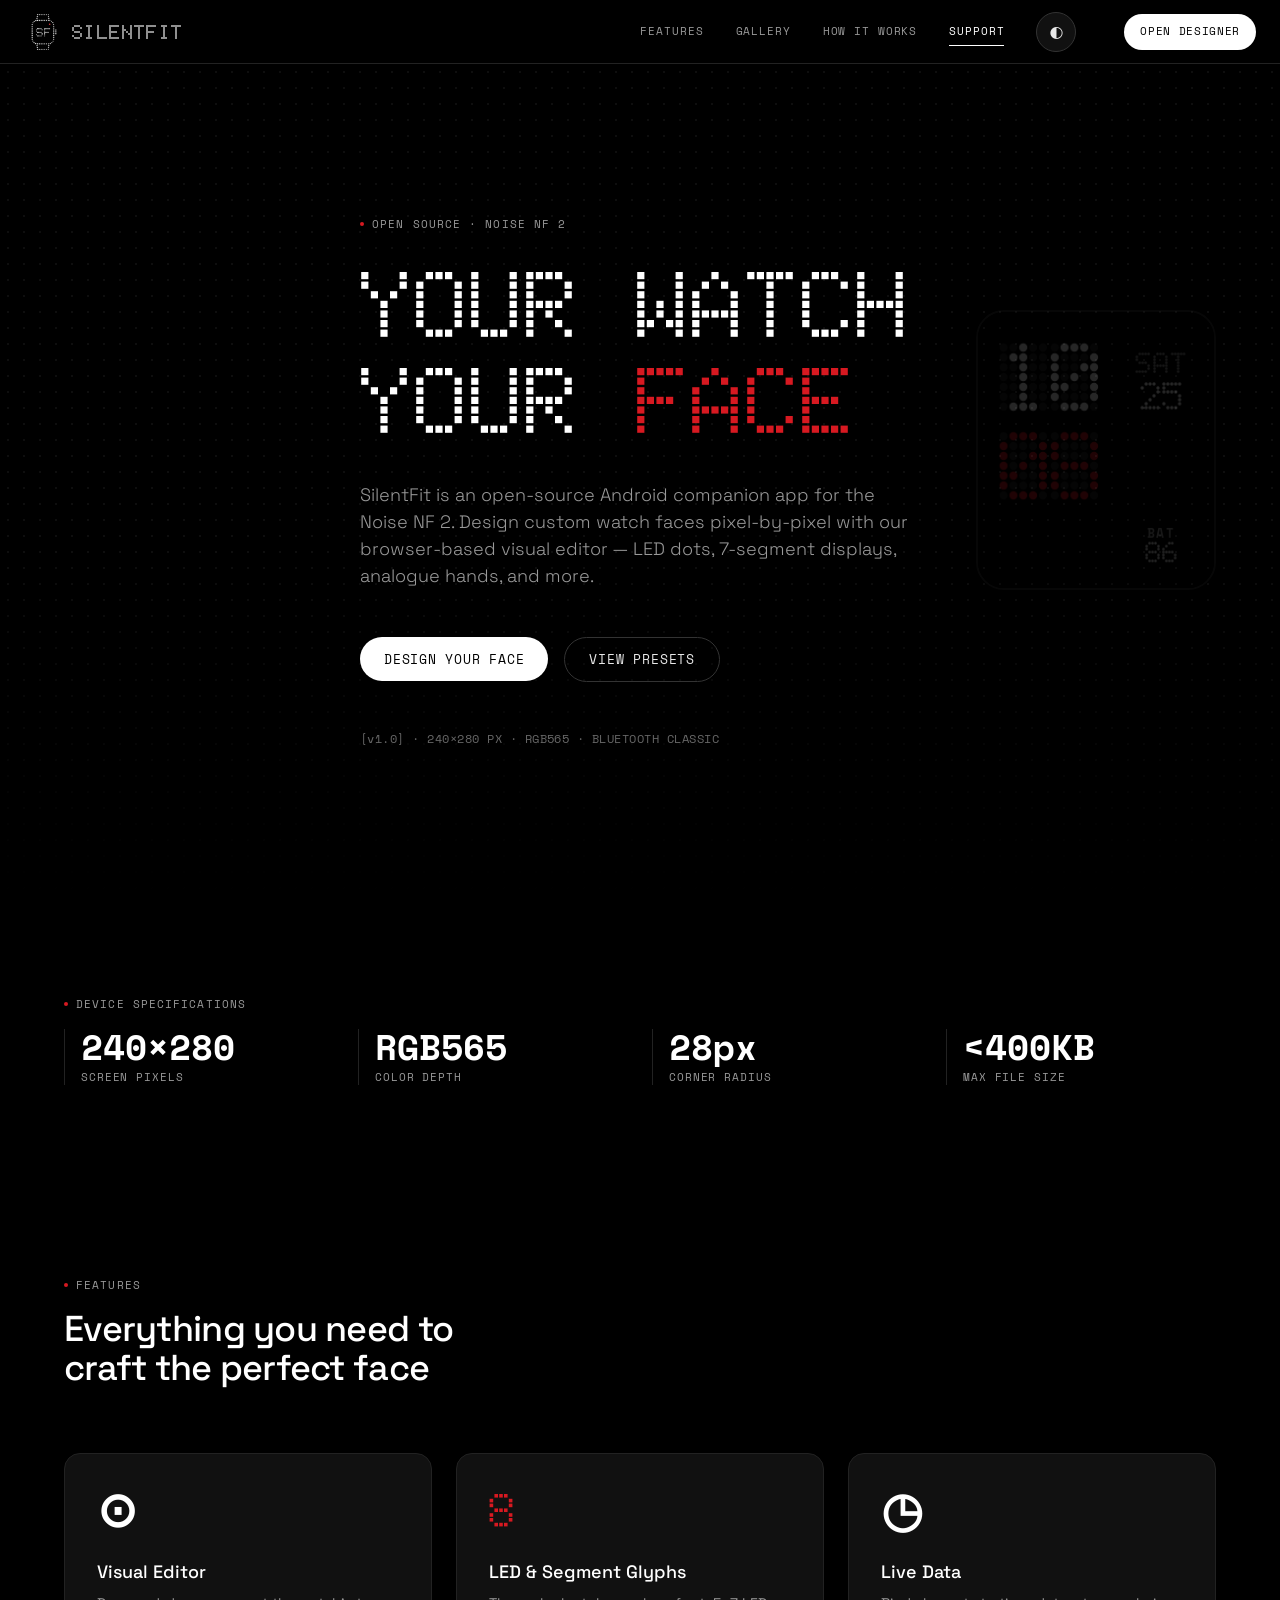
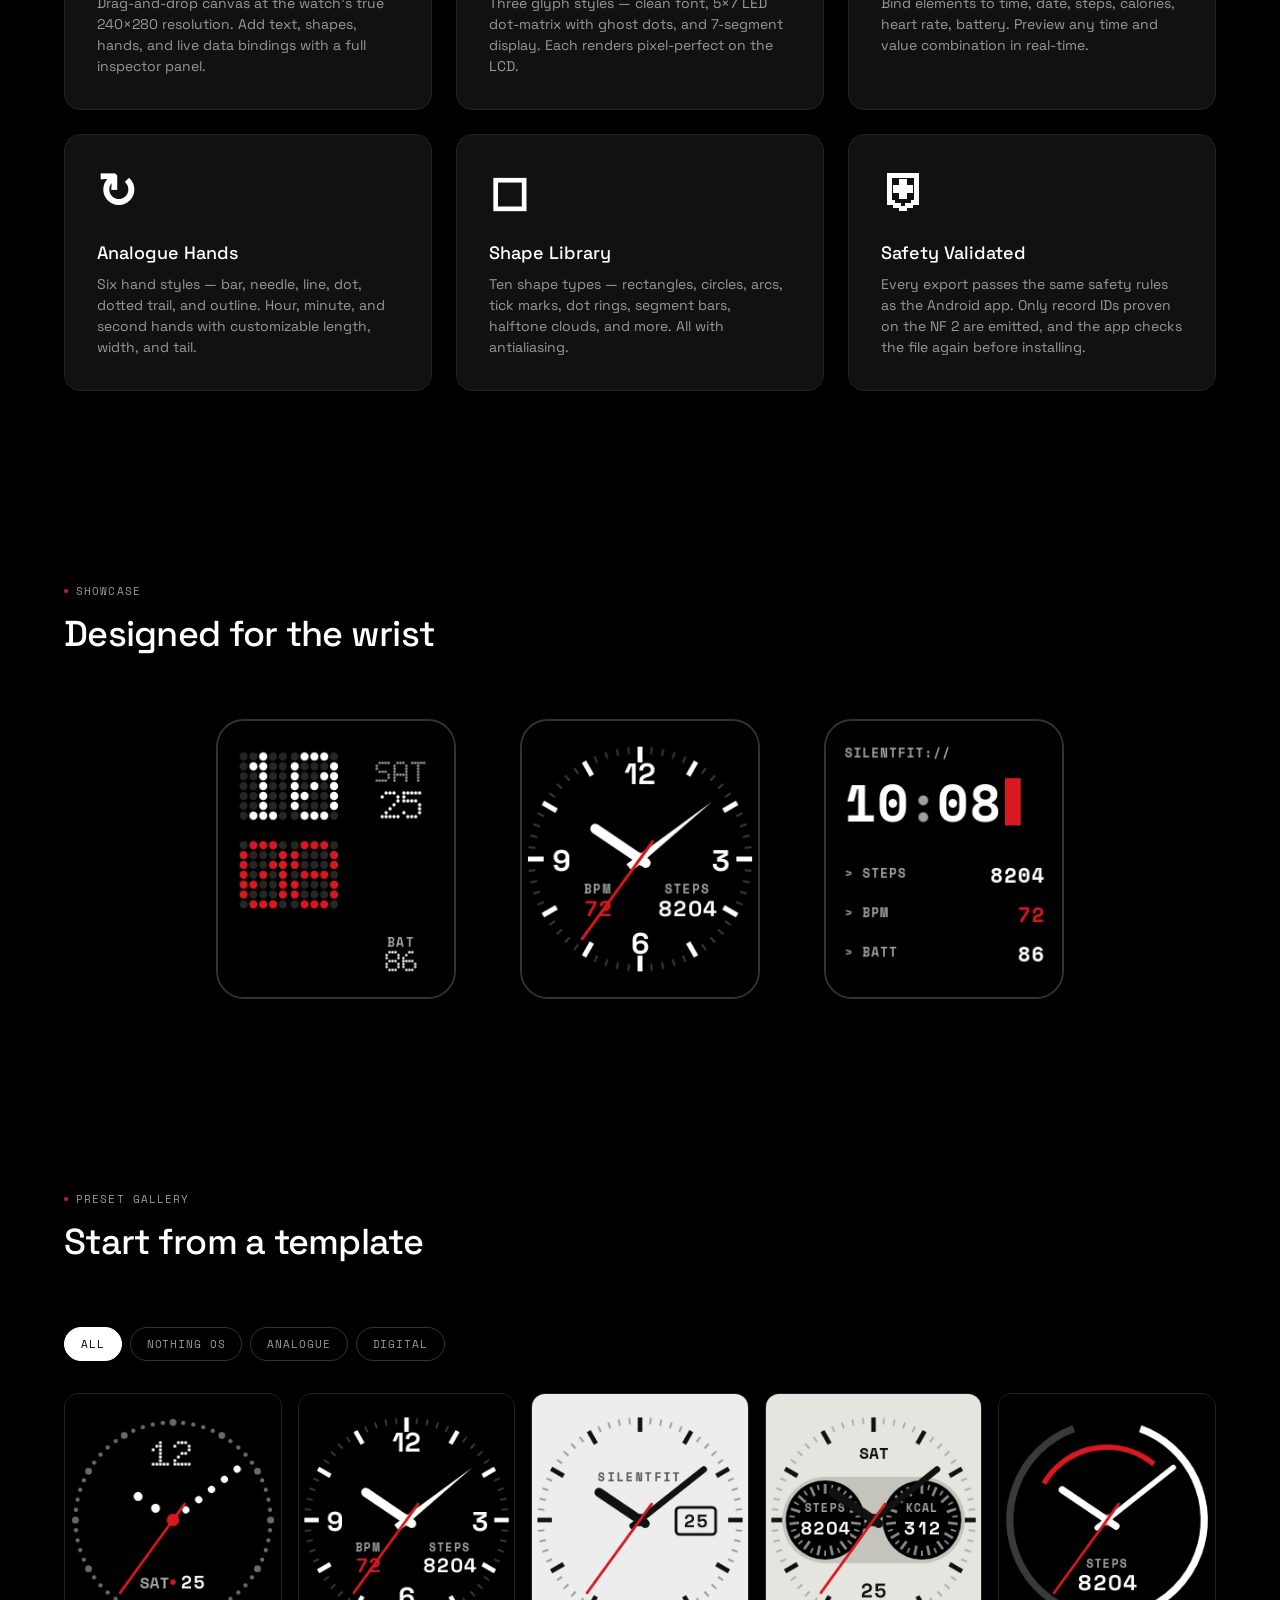
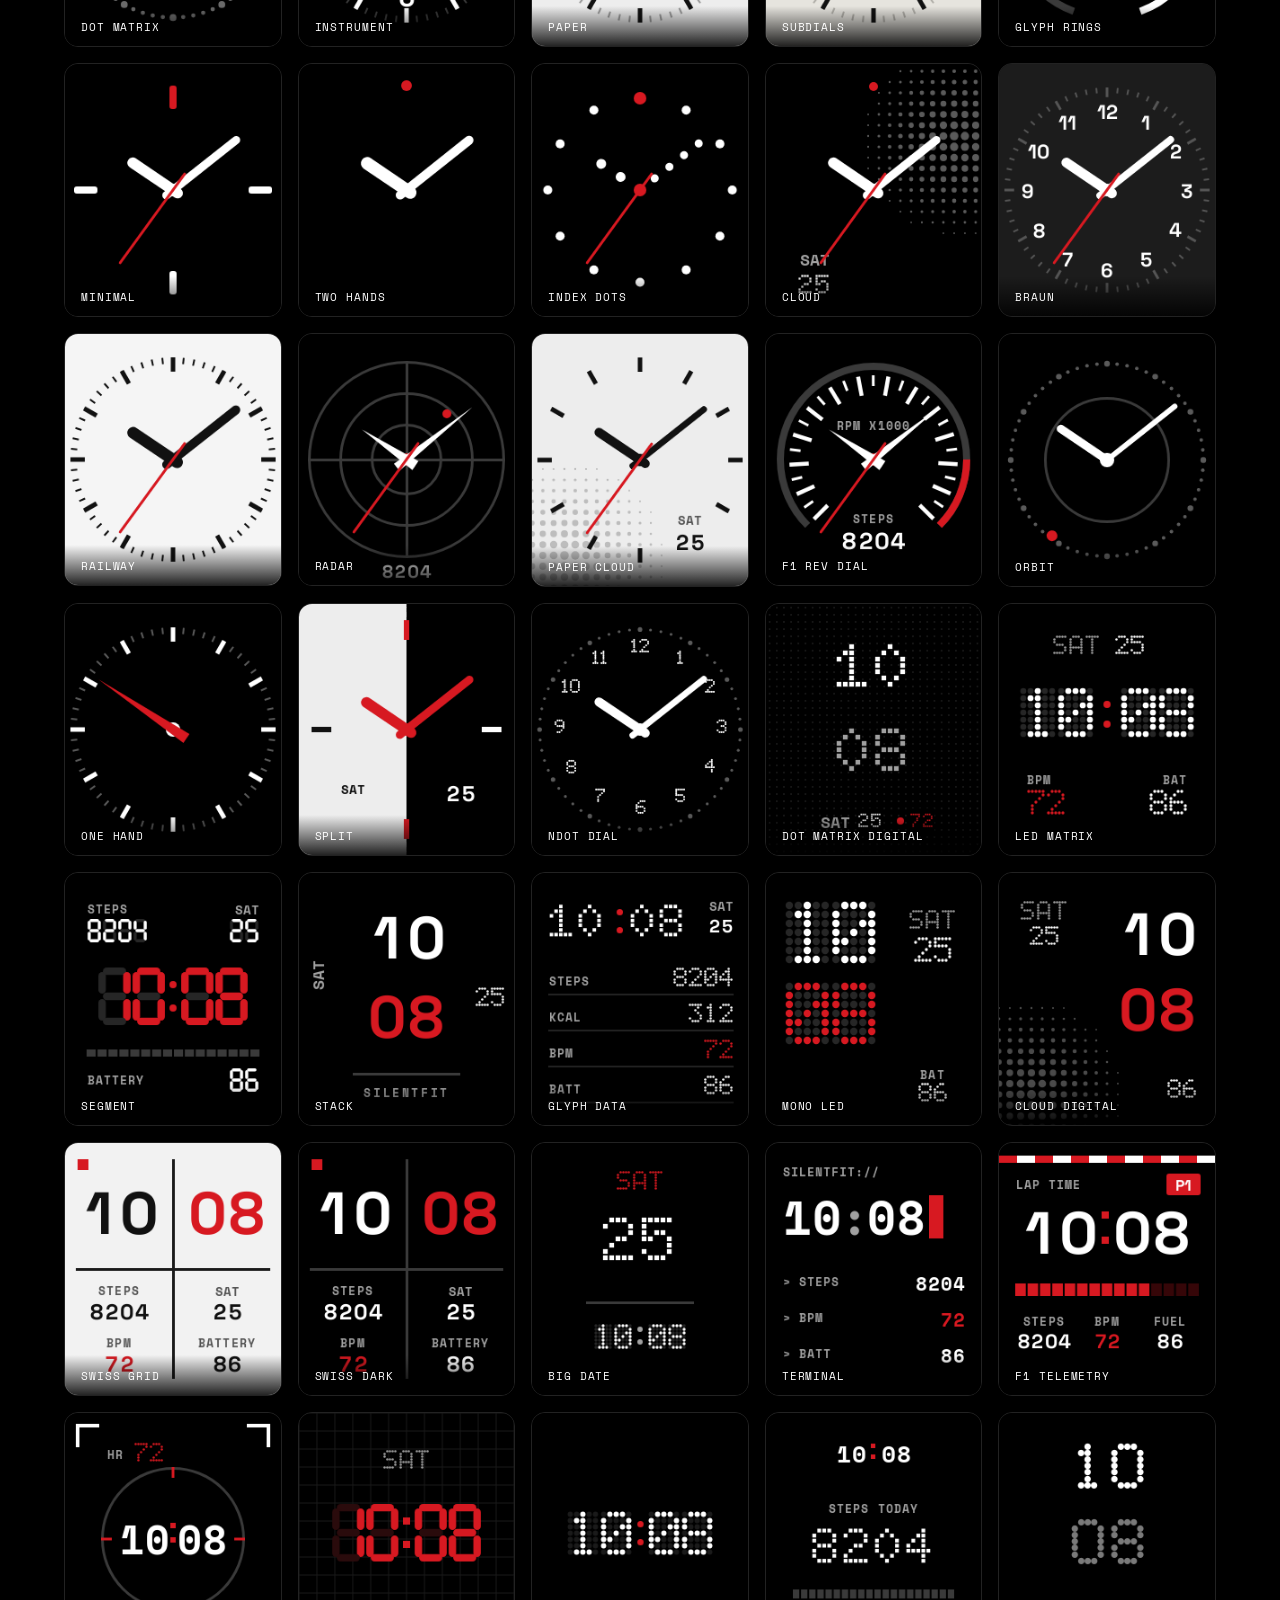
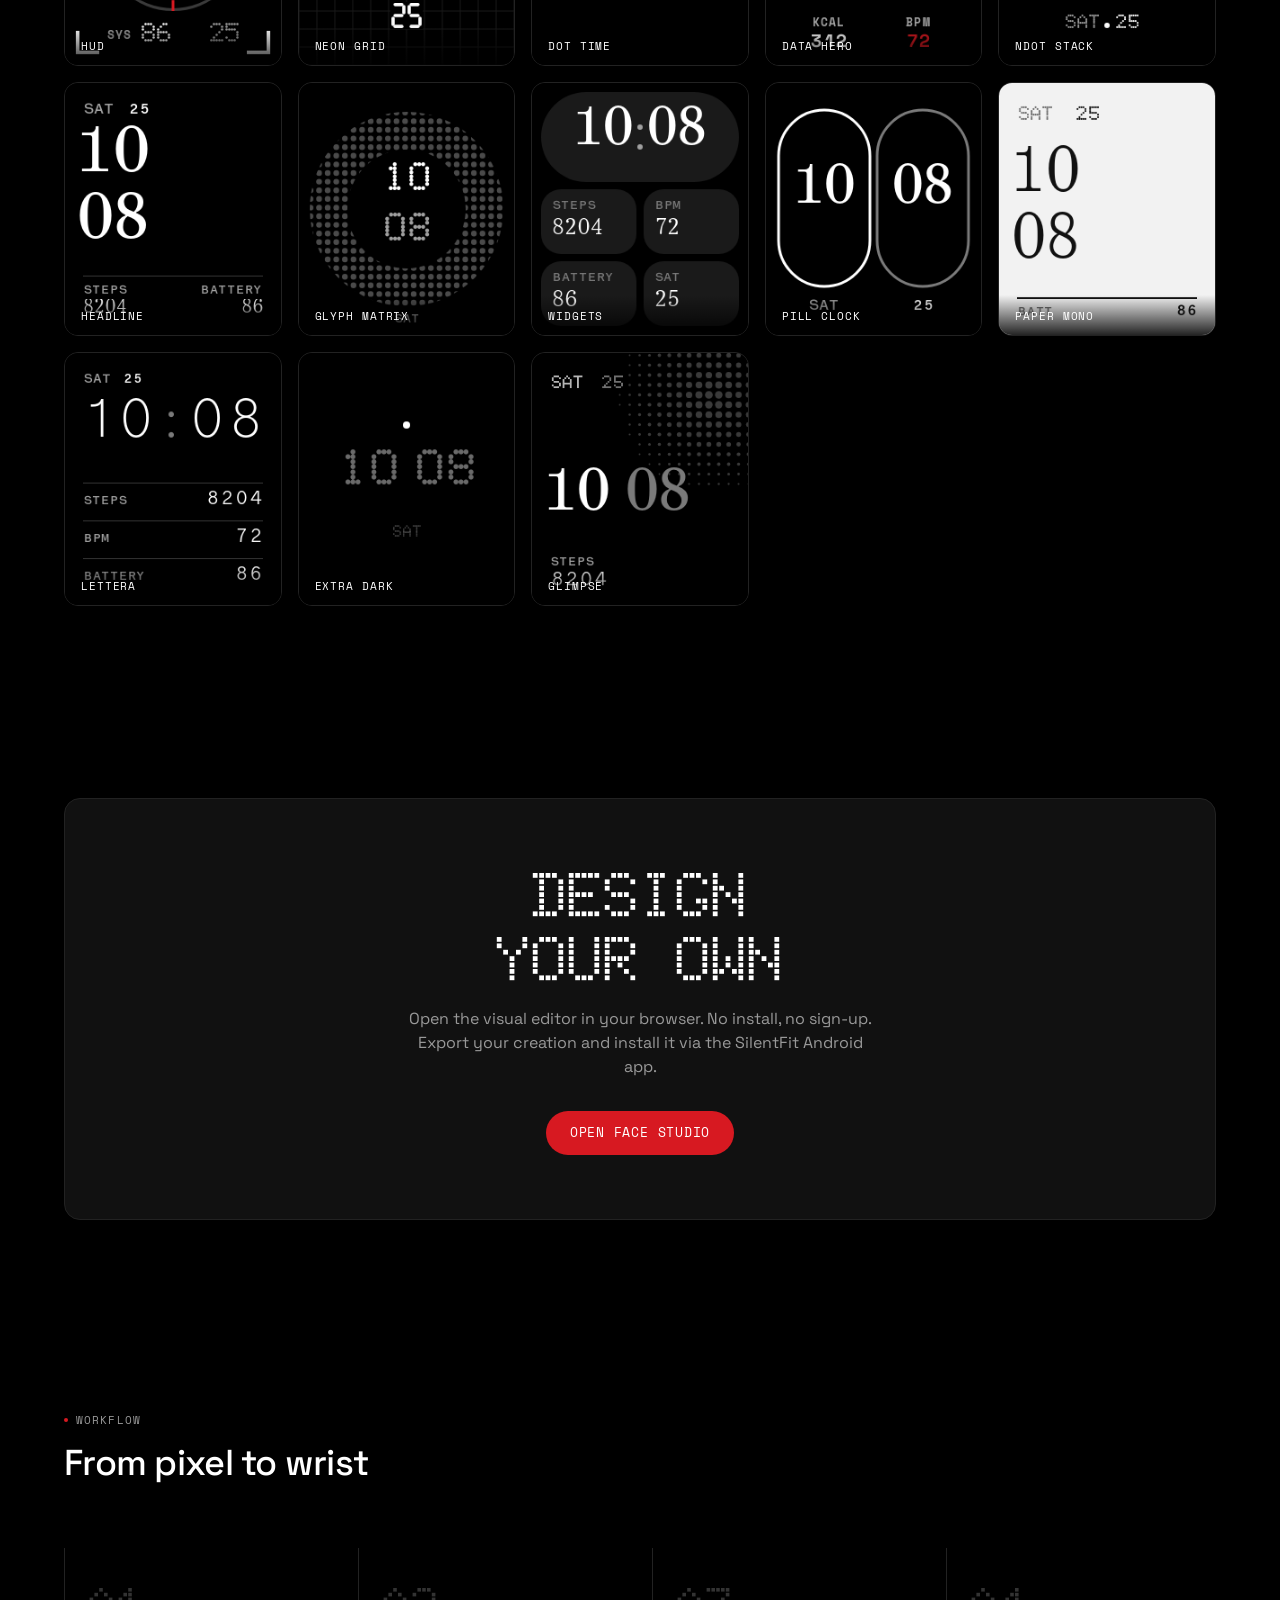
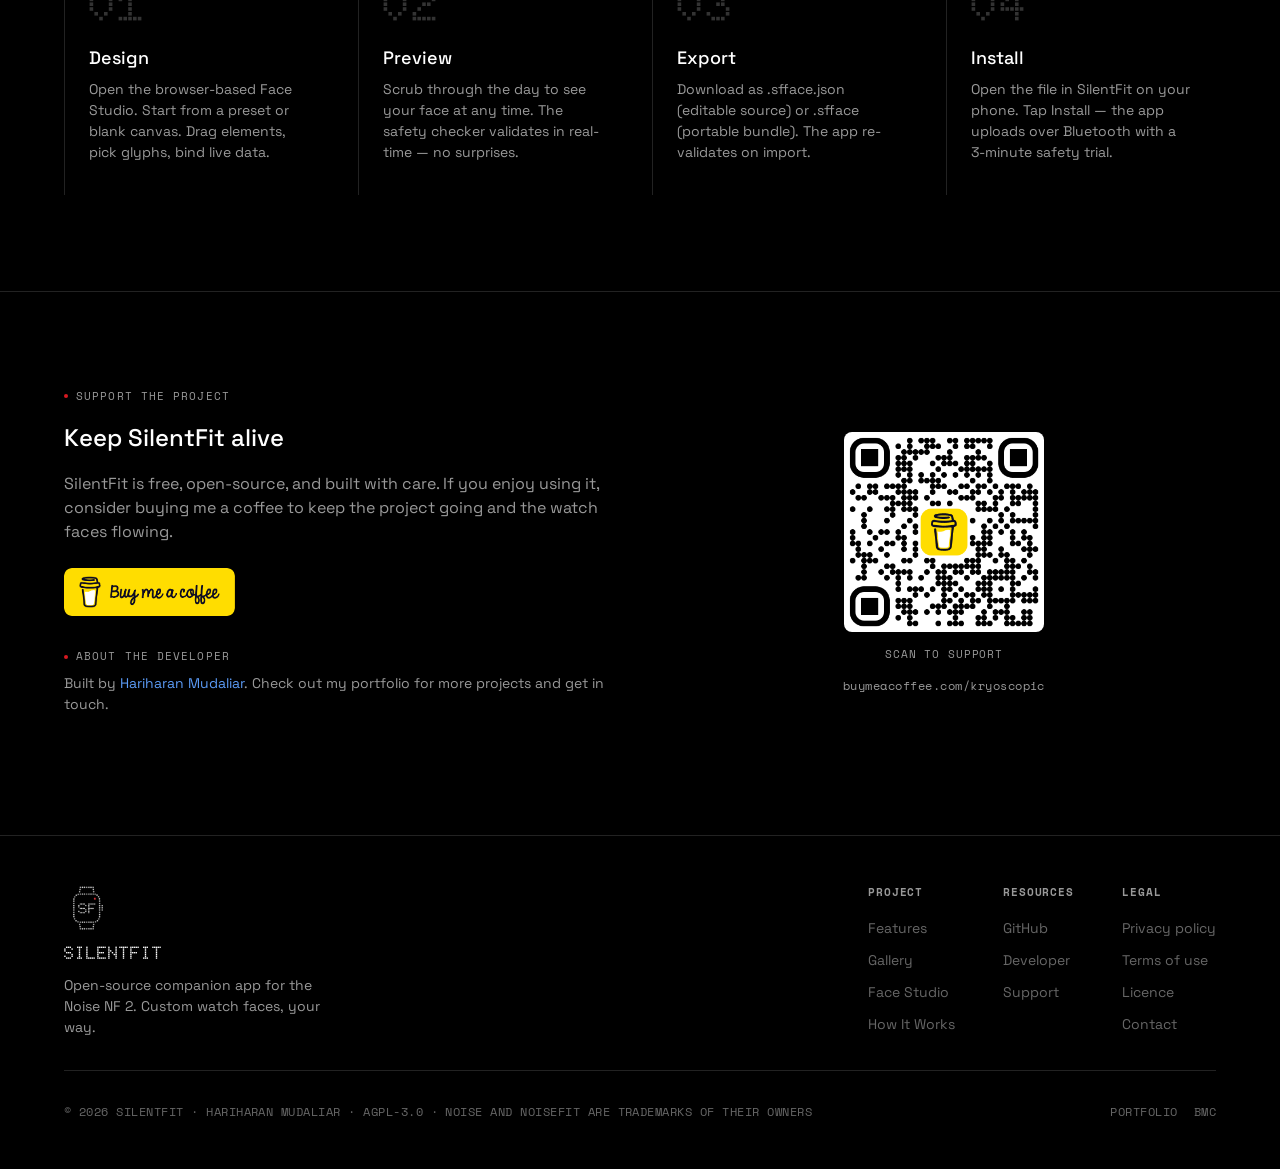
<file: docs/index.html>
<!DOCTYPE html>
<html lang="en" data-theme="dark">
<head>
  <meta charset="UTF-8">
  <meta name="viewport" content="width=device-width, initial-scale=1.0">
  <title>SilentFit — Custom Watch Faces for Noise NF 2</title>
  <meta name="description" content="SilentFit is an open-source Android companion app for the Noise NF 2 smart watch. Design custom watch faces with our browser-based visual editor.">
  <meta name="author" content="Hariharan Mudaliar">
  <meta name="keywords" content="SilentFit, Noise NF 2, watch face, designer, custom watch face, smart watch, Android app">

  <!-- Open Graph -->
  <meta property="og:title" content="SilentFit — Custom Watch Faces for Noise NF 2">
  <meta property="og:description" content="Design custom watch faces for your Noise NF 2 smart watch with our visual editor.">
  <meta property="og:type" content="website">
  <meta property="og:image" content="assets/img/logo-dark.png">

  <link rel="icon" type="image/png" href="assets/img/favicon-64.png">
  <link rel="apple-touch-icon" href="assets/img/apple-touch-icon.png">

  <!-- Styles -->
  <link rel="stylesheet" href="css/base.css">
  <link rel="stylesheet" href="css/main.css">
</head>
<body>

  <!-- ========== NAVIGATION ========== -->
  <nav class="nav" id="nav">
    <div class="nav-inner">
      <a href="#" class="nav-brand">
        <img src="assets/img/mark-dark.png" alt="" width="40" height="40" class="brand-mark brand-mark-dark">
        <img src="assets/img/mark-light.png" alt="" width="40" height="40" class="brand-mark brand-mark-light">
        <span class="nav-brand-text">SILENTFIT</span>
      </a>

      <div class="nav-links" id="nav-links">
        <a href="#features" class="nav-link active">FEATURES</a>
        <a href="#presets" class="nav-link">GALLERY</a>
        <a href="#how-it-works" class="nav-link">HOW IT WORKS</a>
        <a href="#support" class="nav-link">SUPPORT</a>
        <button class="theme-toggle" id="theme-toggle" aria-label="Toggle theme">◐</button>
        <a href="designer/index.html" class="btn btn-primary btn-sm nav-cta">OPEN DESIGNER</a>
      </div>

      <button class="nav-toggle" id="nav-toggle" aria-label="Menu">
        <span></span>
        <span></span>
        <span></span>
      </button>
    </div>
  </nav>

  <!-- ========== HERO ========== -->
  <section class="hero" id="hero">
    <div class="hero-bg">
      <div class="hero-dot-grid"></div>
      <div class="hero-gradient"></div>
    </div>

    <div class="hero-watch-preview">
      <div class="hero-watch-frame">
        <canvas id="hero-canvas"></canvas>
      </div>
    </div>

    <div class="hero-content">
      <div class="hero-label">
        <span class="dot"></span>
        OPEN SOURCE · NOISE NF 2
      </div>

      <h1 class="hero-title">
        YOUR WATCH<br>
        YOUR <span class="accent">FACE</span>
      </h1>

      <p class="hero-subtitle">
        SilentFit is an open-source Android companion app for the Noise NF 2.
        Design custom watch faces pixel-by-pixel with our browser-based visual editor —
        LED dots, 7-segment displays, analogue hands, and more.
      </p>

      <div class="hero-actions">
        <a href="designer/index.html" class="btn btn-primary">DESIGN YOUR FACE</a>
        <a href="#presets" class="btn btn-secondary">VIEW PRESETS</a>
      </div>

      <div class="hero-status">
        [v1.0] · 240×280 PX · RGB565 · BLUETOOTH CLASSIC
      </div>
    </div>
  </section>

  <!-- ========== SPECS ========== -->
  <section class="specs-section section" id="specs">
    <div class="container">
      <div class="section-label animate-on-scroll">
        <span class="dot"></span>
        DEVICE SPECIFICATIONS
      </div>

      <div class="specs-grid">
        <div class="spec-item animate-on-scroll">
          <div class="spec-value">240×280</div>
          <div class="spec-label">SCREEN PIXELS</div>
        </div>
        <div class="spec-item animate-on-scroll">
          <div class="spec-value">RGB565</div>
          <div class="spec-label">COLOR DEPTH</div>
        </div>
        <div class="spec-item animate-on-scroll">
          <div class="spec-value">28px</div>
          <div class="spec-label">CORNER RADIUS</div>
        </div>
        <div class="spec-item animate-on-scroll">
          <div class="spec-value">&lt;400KB</div>
          <div class="spec-label">MAX FILE SIZE</div>
        </div>
      </div>
    </div>
  </section>

  <!-- ========== FEATURES ========== -->
  <section class="features section" id="features">
    <div class="container">
      <div class="section-label animate-on-scroll">
        <span class="dot"></span>
        FEATURES
      </div>
      <h2 class="section-title animate-on-scroll">Everything you need to<br>craft the perfect face</h2>

      <div class="features-grid">
        <div class="feature-card animate-on-scroll">
          <div class="feature-card-dot-grid"></div>
          <div class="feature-icon">⊙</div>
          <div class="feature-title">Visual Editor</div>
          <div class="feature-desc">
            Drag-and-drop canvas at the watch's true 240×280 resolution. Add text, shapes, hands,
            and live data bindings with a full inspector panel.
          </div>
        </div>

        <div class="feature-card animate-on-scroll">
          <div class="feature-card-dot-grid"></div>
          <div class="feature-icon accent">8</div>
          <div class="feature-title">LED &amp; Segment Glyphs</div>
          <div class="feature-desc">
            Three glyph styles — clean font, 5×7 LED dot-matrix with ghost dots,
            and 7-segment display. Each renders pixel-perfect on the LCD.
          </div>
        </div>

        <div class="feature-card animate-on-scroll">
          <div class="feature-card-dot-grid"></div>
          <div class="feature-icon">◷</div>
          <div class="feature-title">Live Data</div>
          <div class="feature-desc">
            Bind elements to time, date, steps, calories, heart rate, battery.
            Preview any time and value combination in real-time.
          </div>
        </div>

        <div class="feature-card animate-on-scroll">
          <div class="feature-card-dot-grid"></div>
          <div class="feature-icon">↻</div>
          <div class="feature-title">Analogue Hands</div>
          <div class="feature-desc">
            Six hand styles — bar, needle, line, dot, dotted trail, and outline.
            Hour, minute, and second hands with customizable length, width, and tail.
          </div>
        </div>

        <div class="feature-card animate-on-scroll">
          <div class="feature-card-dot-grid"></div>
          <div class="feature-icon">◻</div>
          <div class="feature-title">Shape Library</div>
          <div class="feature-desc">
            Ten shape types — rectangles, circles, arcs, tick marks, dot rings,
            segment bars, halftone clouds, and more. All with antialiasing.
          </div>
        </div>

        <div class="feature-card animate-on-scroll">
          <div class="feature-card-dot-grid"></div>
          <div class="feature-icon">⛨</div>
          <div class="feature-title">Safety Validated</div>
          <div class="feature-desc">
            Every export passes the same safety rules as the Android app.
            Only record IDs proven on the NF 2 are emitted, and the app checks the file again before installing.
          </div>
        </div>
      </div>
    </div>
  </section>

  <!-- ========== WATCH SHOWCASE ========== -->
  <section class="watch-preview-section section" id="showcase">
    <div class="container">
      <div class="section-label animate-on-scroll">
        <span class="dot"></span>
        SHOWCASE
      </div>
      <h2 class="section-title animate-on-scroll">Designed for the wrist</h2>

      <div class="watch-showcase">
        <div class="watch-frame animate-on-scroll">
          <canvas></canvas>
          <div class="watch-frame-label">MONO LED</div>
        </div>
        <div class="watch-frame animate-on-scroll animate-in-delay-1">
          <canvas></canvas>
          <div class="watch-frame-label">INSTRUMENT</div>
        </div>
        <div class="watch-frame animate-on-scroll animate-in-delay-2">
          <canvas></canvas>
          <div class="watch-frame-label">TERMINAL</div>
        </div>
      </div>
    </div>
  </section>

  <!-- ========== PRESETS GALLERY ========== -->
  <section class="presets-section section" id="presets">
    <div class="container">
      <div class="section-label animate-on-scroll">
        <span class="dot"></span>
        PRESET GALLERY
      </div>
      <h2 class="section-title animate-on-scroll">Start from a template</h2>

      <div class="presets-nav animate-on-scroll">
        <button class="preset-filter active" data-category="all">ALL</button>
        <button class="preset-filter" data-category="nothing">NOTHING OS</button>
        <button class="preset-filter" data-category="analogue">ANALOGUE</button>
        <button class="preset-filter" data-category="digital">DIGITAL</button>
      </div>

      <div class="presets-grid" id="presets-grid"></div>
    </div>
  </section>

  <!-- ========== DESIGNER CTA ========== -->
  <section class="designer-cta section" id="designer-cta">
    <div class="container">
      <div class="designer-cta-inner animate-on-scroll">
        <div class="designer-cta-bg"></div>
        <div class="designer-cta-content">
          <h2 class="designer-cta-title">DESIGN<br>YOUR OWN</h2>
          <p class="designer-cta-desc">
            Open the visual editor in your browser. No install, no sign-up.
            Export your creation and install it via the SilentFit Android app.
          </p>
          <a href="designer/index.html" class="btn btn-accent">OPEN FACE STUDIO</a>
        </div>
      </div>
    </div>
  </section>

  <!-- ========== HOW IT WORKS ========== -->
  <section class="how-it-works section" id="how-it-works">
    <div class="container">
      <div class="section-label animate-on-scroll">
        <span class="dot"></span>
        WORKFLOW
      </div>
      <h2 class="section-title animate-on-scroll">From pixel to wrist</h2>

      <div class="steps-grid">
        <div class="step-card animate-on-scroll">
          <div class="step-number">01</div>
          <div class="step-title">Design</div>
          <div class="step-desc">Open the browser-based Face Studio. Start from a preset or blank canvas. Drag elements, pick glyphs, bind live data.</div>
        </div>
        <div class="step-card animate-on-scroll animate-in-delay-1">
          <div class="step-number">02</div>
          <div class="step-title">Preview</div>
          <div class="step-desc">Scrub through the day to see your face at any time. The safety checker validates in real-time — no surprises.</div>
        </div>
        <div class="step-card animate-on-scroll animate-in-delay-2">
          <div class="step-number">03</div>
          <div class="step-title">Export</div>
          <div class="step-desc">Download as .sfface.json (editable source) or .sfface (portable bundle). The app re-validates on import.</div>
        </div>
        <div class="step-card animate-on-scroll animate-in-delay-3">
          <div class="step-number">04</div>
          <div class="step-title">Install</div>
          <div class="step-desc">Open the file in SilentFit on your phone. Tap Install — the app uploads over Bluetooth with a 3-minute safety trial.</div>
        </div>
      </div>
    </div>
  </section>

  <!-- ========== SUPPORT / BUY ME A COFFEE ========== -->
  <section class="support-section section" id="support">
    <div class="container">
      <div class="support-inner">
        <div class="support-content animate-on-scroll">
          <div class="section-label">
            <span class="dot"></span>
            SUPPORT THE PROJECT
          </div>
          <h2>Keep SilentFit alive</h2>
          <p>
            SilentFit is free, open-source, and built with care. If you enjoy using it,
            consider buying me a coffee to keep the project going and the watch faces flowing.
          </p>
          <a href="https://buymeacoffee.com/kryoscopic" target="_blank" rel="noopener noreferrer">
            <img src="assets/img/bmc-button.png" alt="Buy Me a Coffee" class="bmc-button-img">
          </a>

          <div style="margin-top: var(--space-xl);">
            <div class="section-label" style="margin-bottom: var(--space-sm);">
              <span class="dot"></span>
              ABOUT THE DEVELOPER
            </div>
            <p style="font-size: var(--body-sm); color: var(--text-secondary);">
              Built by <a href="https://tinyurl.com/hariharanmudaliar" target="_blank" rel="noopener noreferrer" style="color: var(--interactive);">Hariharan Mudaliar</a>.
              Check out my portfolio for more projects and get in touch.
            </p>
          </div>
        </div>

        <div class="support-qr animate-on-scroll">
          <img src="assets/img/qr-code.png" alt="Buy Me a Coffee QR Code">
          <span class="label">SCAN TO SUPPORT</span>
          <span class="caption">buymeacoffee.com/kryoscopic</span>
        </div>
      </div>
    </div>
  </section>

  <!-- ========== FOOTER ========== -->
  <footer class="footer">
    <div class="container">
      <div class="footer-inner">
        <div class="footer-brand">
          <img src="assets/img/mark-dark.png" alt="" width="48" height="48" class="brand-mark brand-mark-dark">
          <img src="assets/img/mark-light.png" alt="" width="48" height="48" class="brand-mark brand-mark-light">
          <div class="footer-brand-name">SILENTFIT</div>
          <div class="footer-brand-desc">
            Open-source companion app for the Noise NF 2.
            Custom watch faces, your way.
          </div>
        </div>

        <div class="footer-links">
          <div class="footer-column">
            <h4>PROJECT</h4>
            <ul>
              <li><a href="#features">Features</a></li>
              <li><a href="#presets">Gallery</a></li>
              <li><a href="designer/index.html">Face Studio</a></li>
              <li><a href="#how-it-works">How It Works</a></li>
            </ul>
          </div>
          <div class="footer-column">
            <h4>RESOURCES</h4>
            <ul>
              <li><a href="https://github.com/Ebullioscopic/SilentFit" target="_blank" rel="noopener noreferrer">GitHub</a></li>
              <li><a href="https://tinyurl.com/hariharanmudaliar" target="_blank" rel="noopener noreferrer">Developer</a></li>
              <li><a href="https://buymeacoffee.com/kryoscopic" target="_blank" rel="noopener noreferrer">Support</a></li>
            </ul>
          </div>
          <div class="footer-column">
            <h4>LEGAL</h4>
            <ul>
              <li><a href="privacy.html">Privacy policy</a></li>
              <li><a href="terms.html">Terms of use</a></li>
              <li><a href="https://github.com/Ebullioscopic/SilentFit/blob/main/LICENSE" target="_blank" rel="noopener noreferrer">Licence</a></li>
              <li><a href="mailto:hrhn.mudaliar251@gmail.com">Contact</a></li>
            </ul>
          </div>
        </div>
      </div>

      <div class="footer-bottom">
        <div class="footer-copyright">
          © 2026 SILENTFIT · HARIHARAN MUDALIAR · AGPL-3.0 · NOISE AND NOISEFIT ARE TRADEMARKS OF THEIR OWNERS
        </div>
        <div class="footer-social">
          <a href="https://tinyurl.com/hariharanmudaliar" target="_blank" rel="noopener noreferrer">PORTFOLIO</a>
          <a href="https://buymeacoffee.com/kryoscopic" target="_blank" rel="noopener noreferrer">BMC</a>
        </div>
      </div>
    </div>
  </footer>

  <!-- Scripts -->
  <script src="js/core.js"></script>
  <script src="js/renderer.js"></script>
  <script src="js/presets.js"></script>
  <script src="js/main.js"></script>
</body>
</html>
</file>
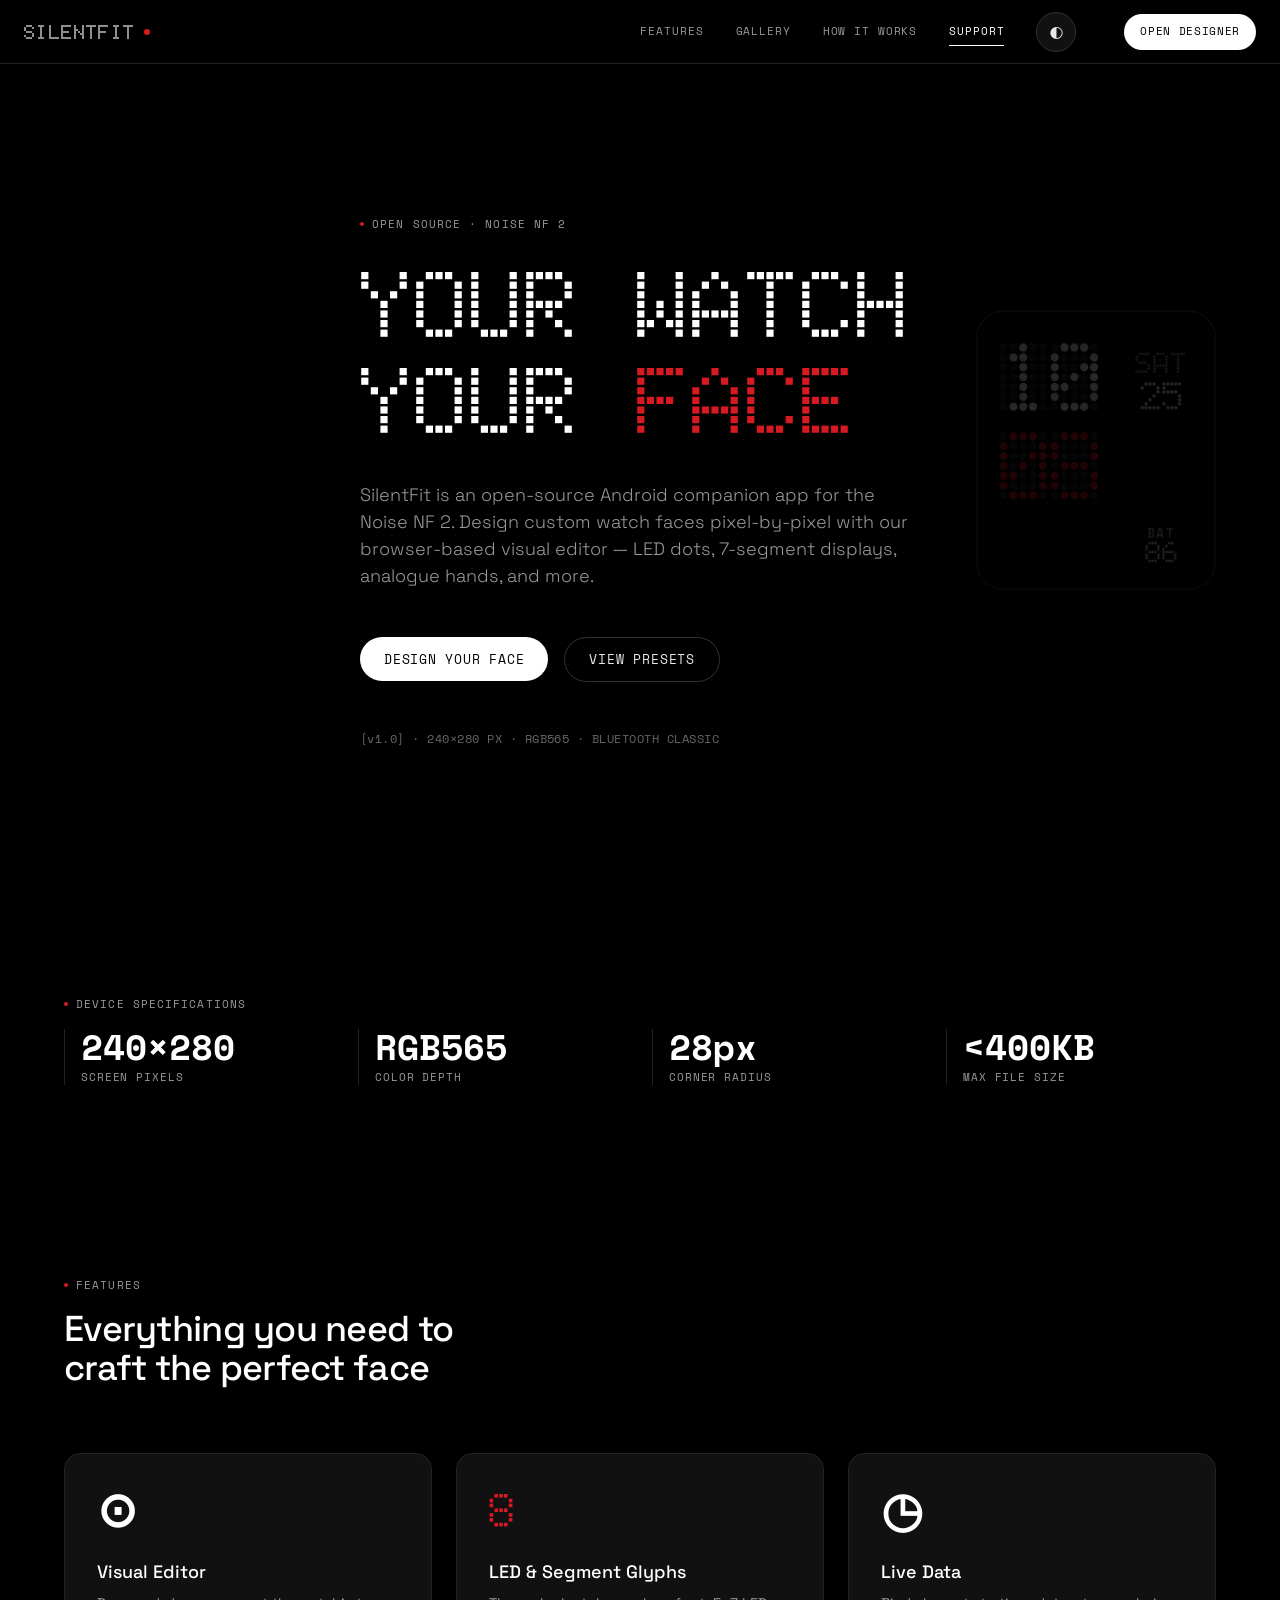
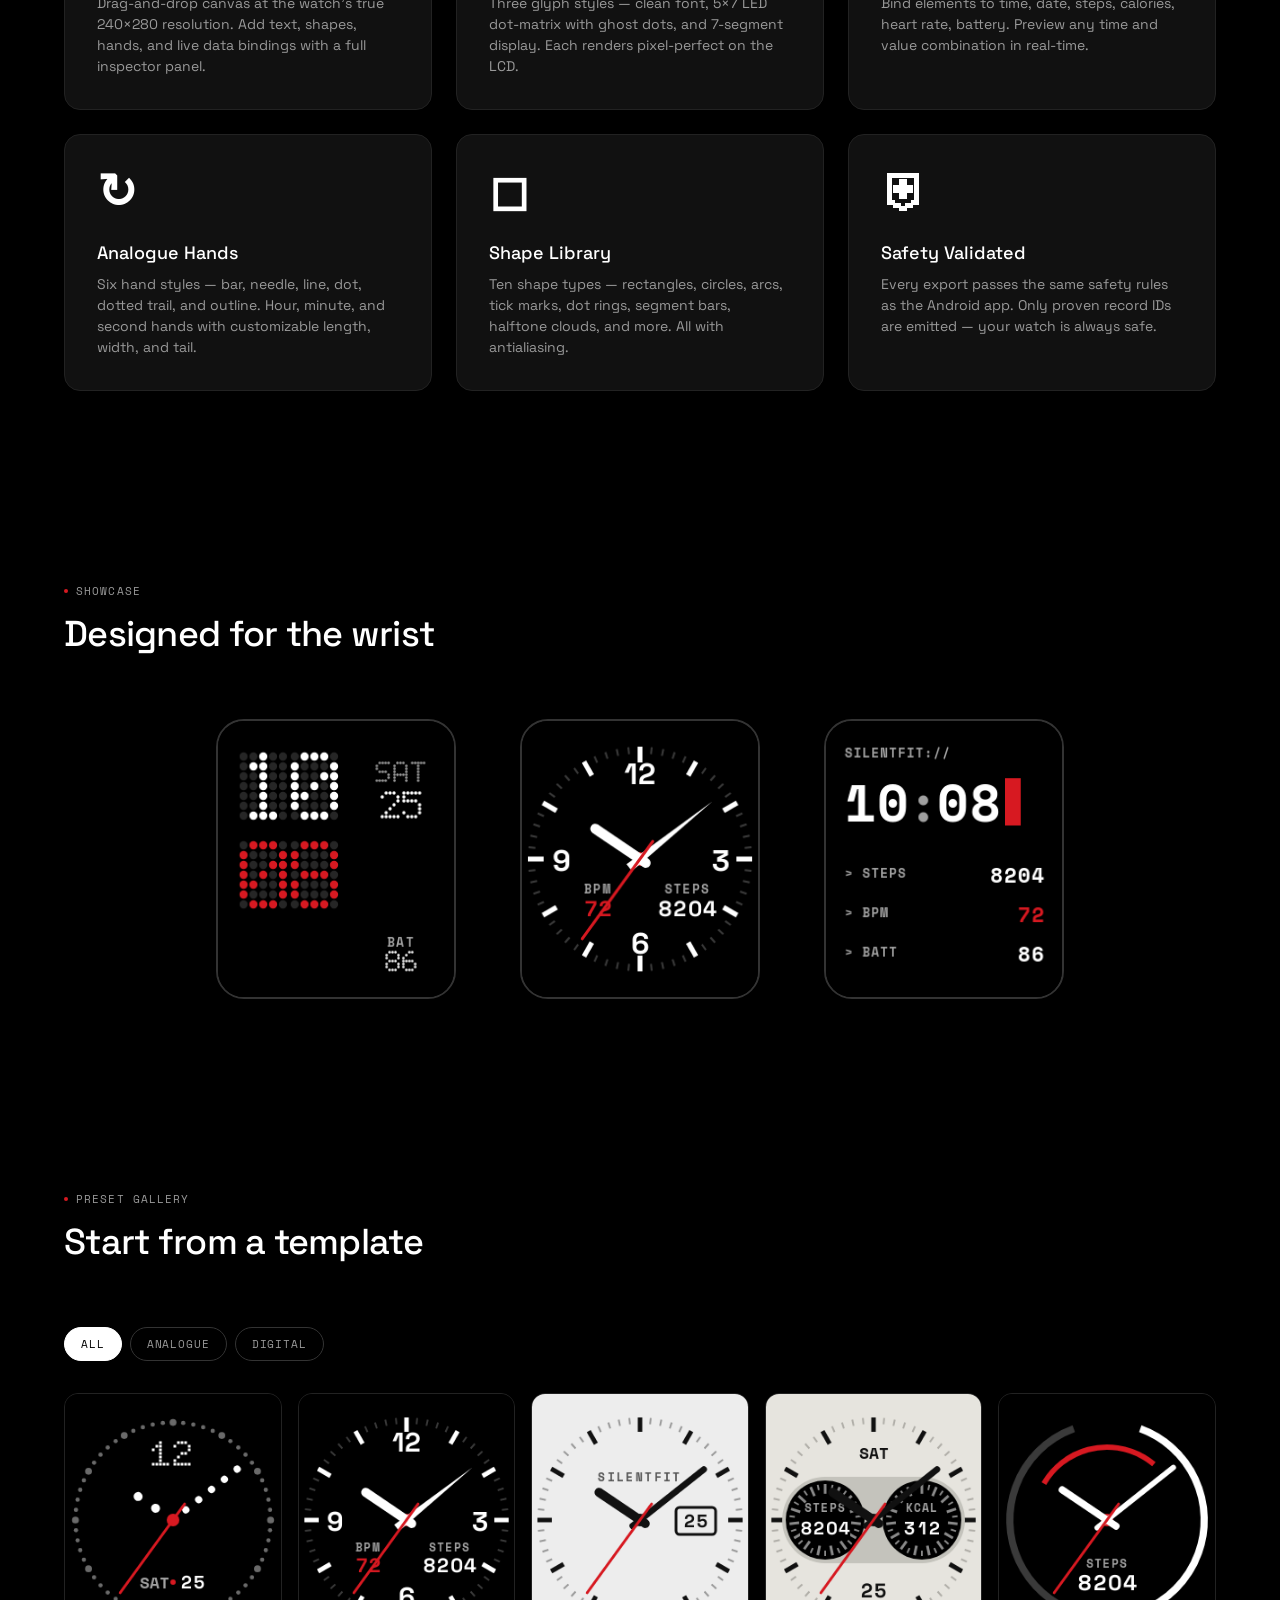
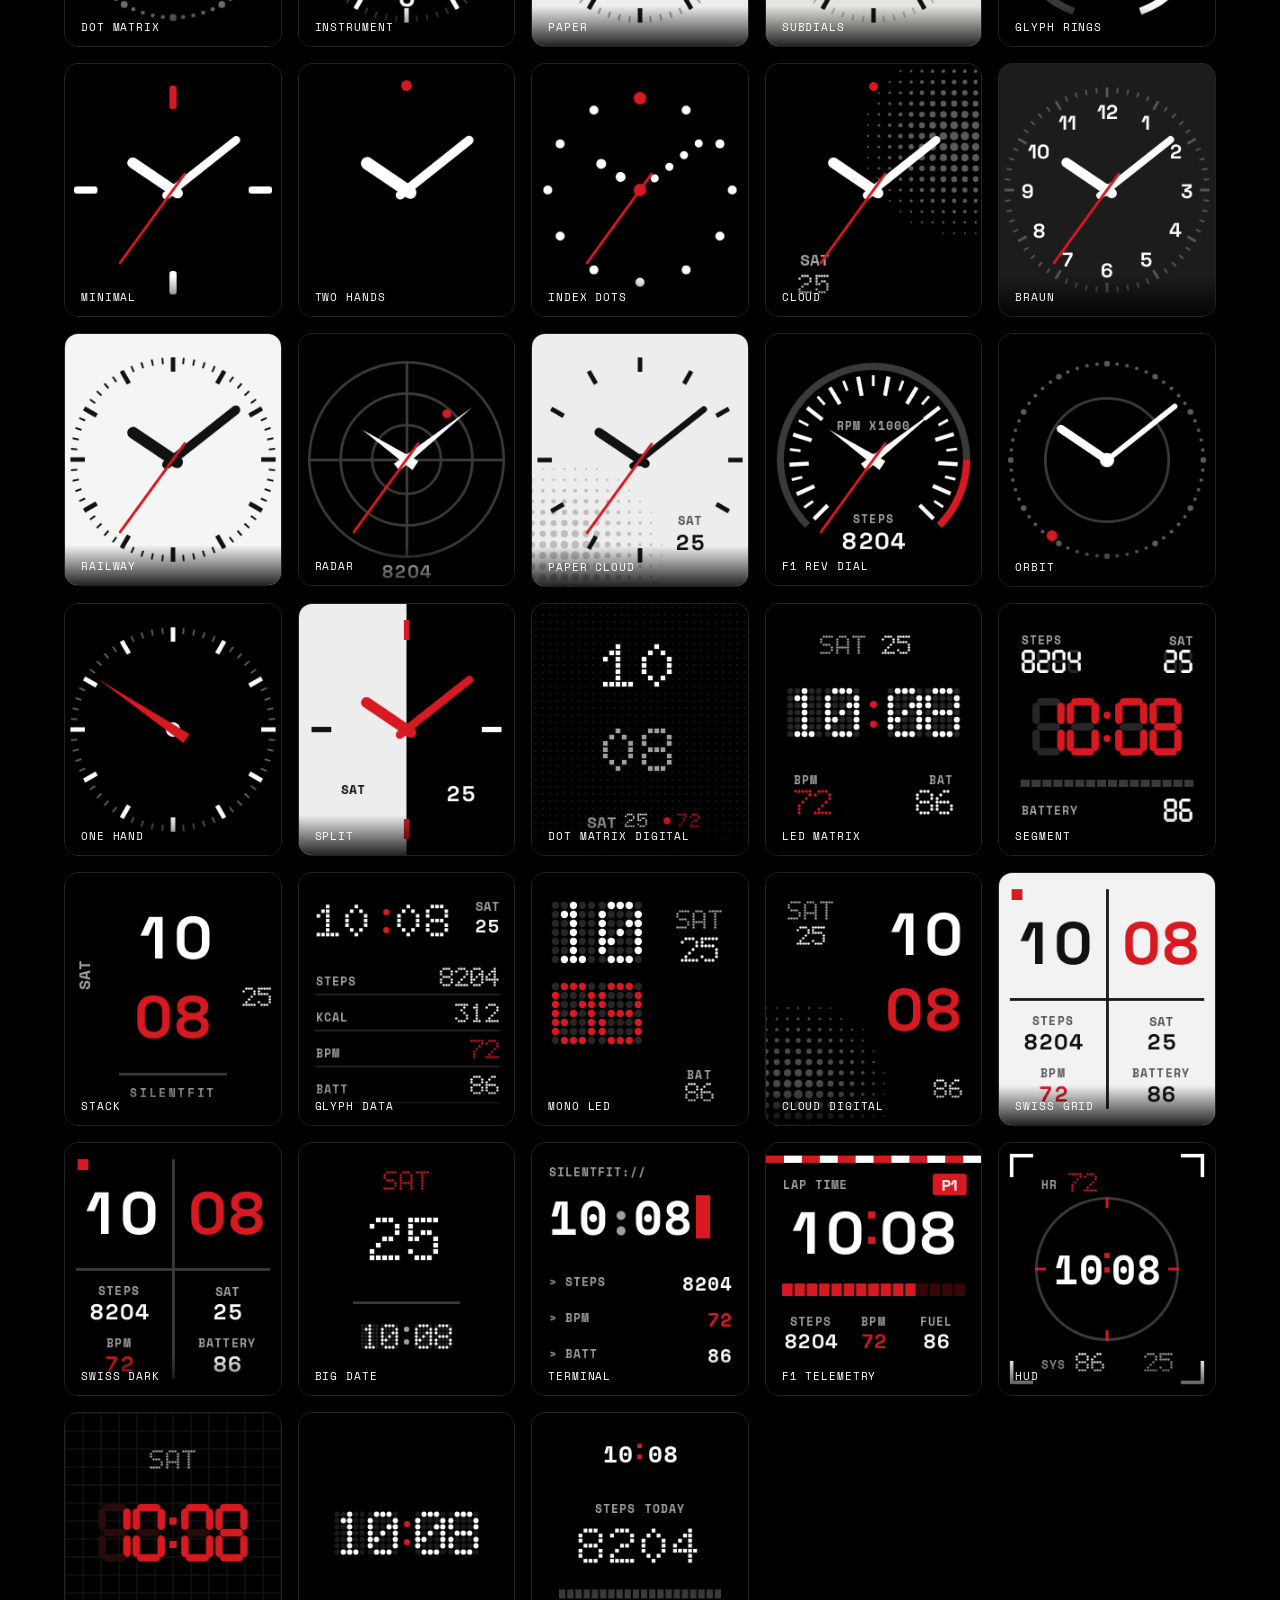
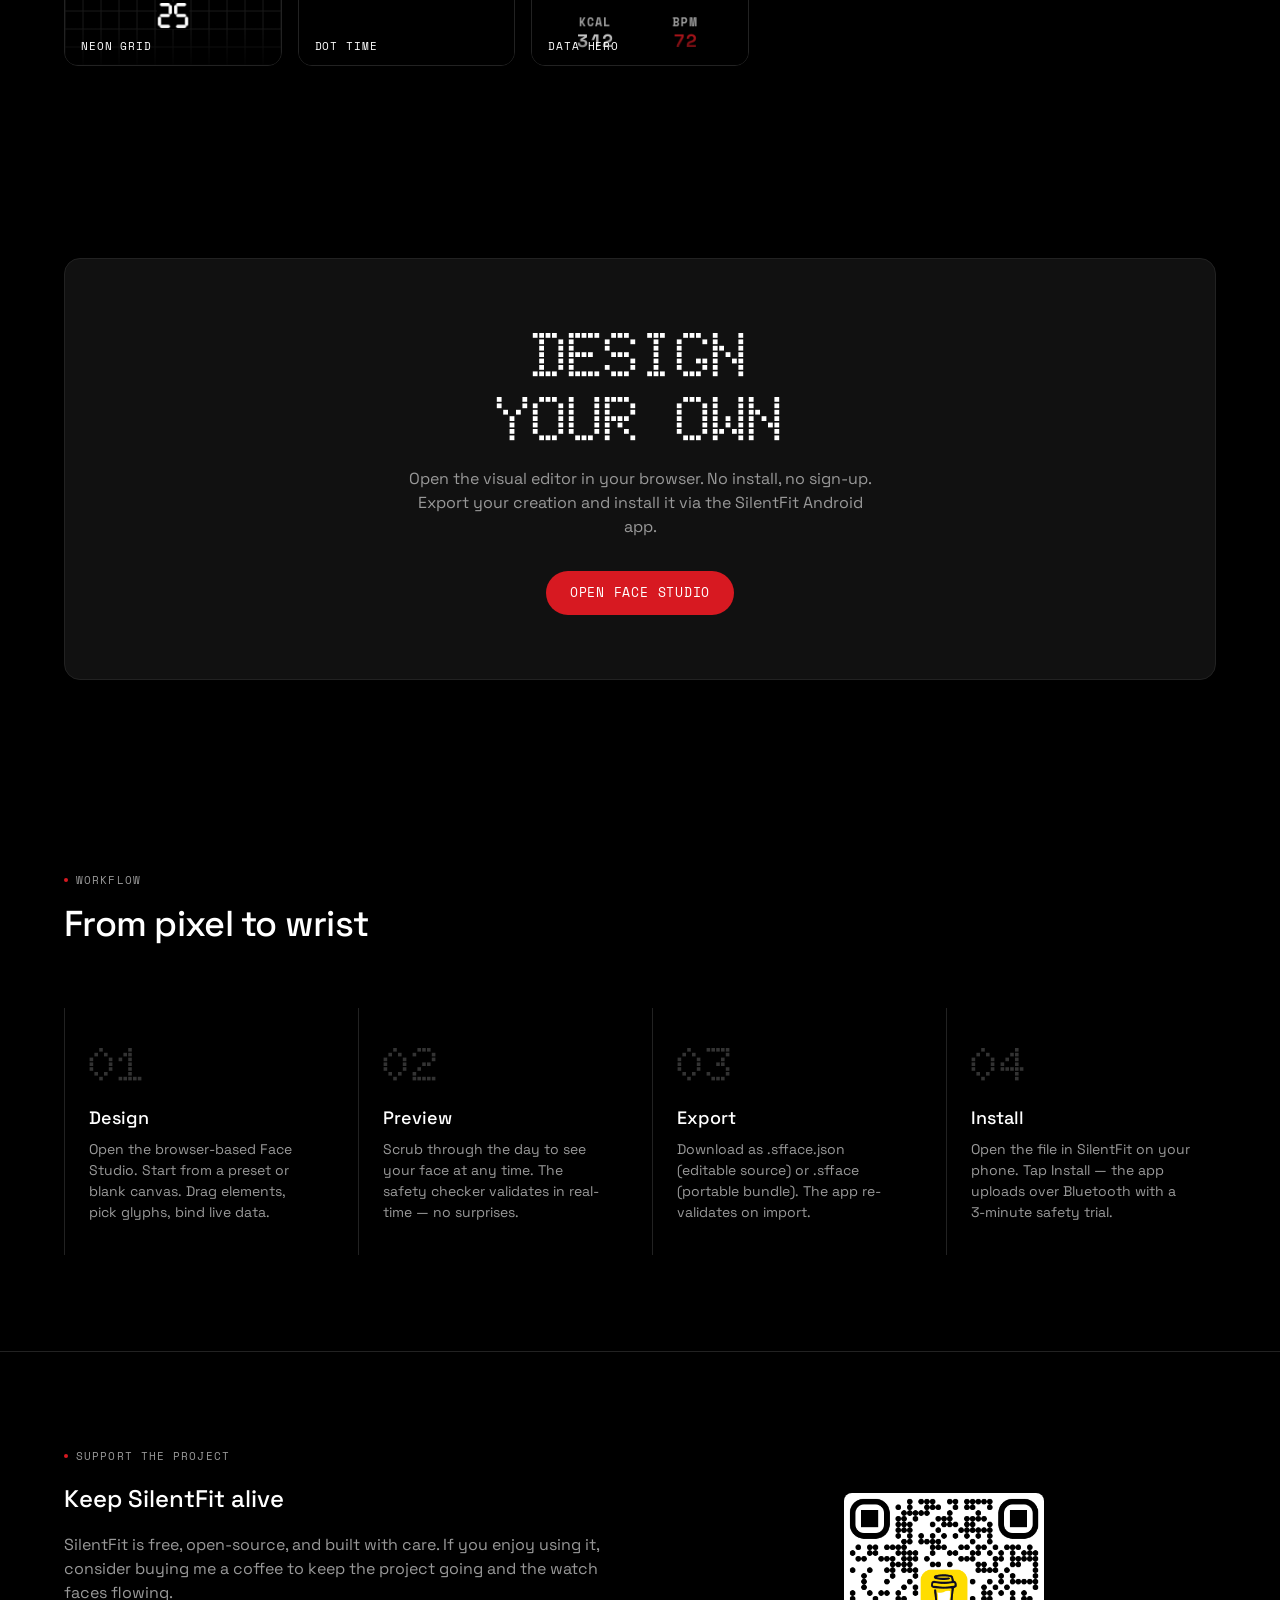
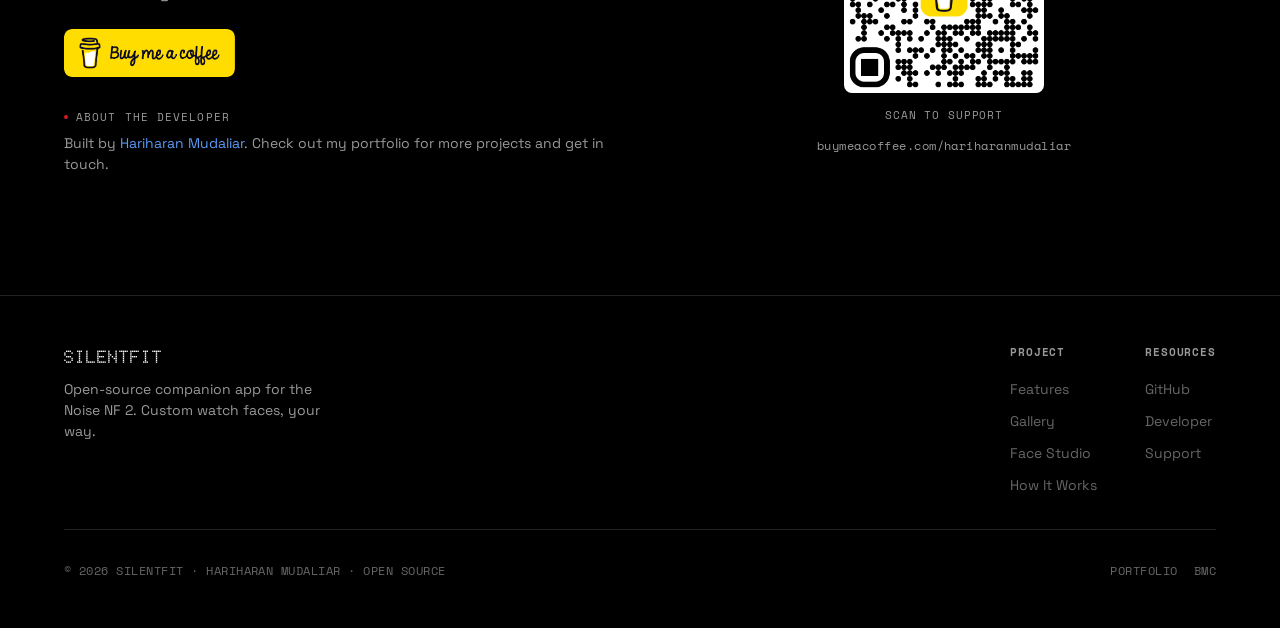
<file: website/index.html>
<!DOCTYPE html>
<html lang="en" data-theme="dark">
<head>
  <meta charset="UTF-8">
  <meta name="viewport" content="width=device-width, initial-scale=1.0">
  <title>SilentFit — Custom Watch Faces for Noise NF 2</title>
  <meta name="description" content="SilentFit is an open-source Android companion app for the Noise NF 2 smart watch. Design custom watch faces with our browser-based visual editor.">
  <meta name="author" content="Hariharan Mudaliar">
  <meta name="keywords" content="SilentFit, Noise NF 2, watch face, designer, custom watch face, smart watch, Android app">

  <!-- Open Graph -->
  <meta property="og:title" content="SilentFit — Custom Watch Faces for Noise NF 2">
  <meta property="og:description" content="Design custom watch faces for your Noise NF 2 smart watch with our visual editor.">
  <meta property="og:type" content="website">

  <!-- Favicon (dot-matrix S) -->
  <link rel="icon" href="data:image/svg+xml,<svg xmlns='http://www.w3.org/2000/svg' viewBox='0 0 100 100'><text y='.9em' font-size='90'>⊙</text></svg>">

  <!-- Styles -->
  <link rel="stylesheet" href="css/base.css">
  <link rel="stylesheet" href="css/main.css">
</head>
<body>

  <!-- ========== NAVIGATION ========== -->
  <nav class="nav" id="nav">
    <div class="nav-inner">
      <a href="#" class="nav-brand">
        <span class="nav-brand-text">SILENTFIT</span>
        <span class="nav-brand-dot"></span>
      </a>

      <div class="nav-links" id="nav-links">
        <a href="#features" class="nav-link active">FEATURES</a>
        <a href="#presets" class="nav-link">GALLERY</a>
        <a href="#how-it-works" class="nav-link">HOW IT WORKS</a>
        <a href="#support" class="nav-link">SUPPORT</a>
        <button class="theme-toggle" id="theme-toggle" aria-label="Toggle theme">◐</button>
        <a href="designer/index.html" class="btn btn-primary btn-sm nav-cta">OPEN DESIGNER</a>
      </div>

      <button class="nav-toggle" id="nav-toggle" aria-label="Menu">
        <span></span>
        <span></span>
        <span></span>
      </button>
    </div>
  </nav>

  <!-- ========== HERO ========== -->
  <section class="hero" id="hero">
    <div class="hero-bg">
      <div class="hero-dot-grid"></div>
      <div class="hero-gradient"></div>
    </div>

    <div class="hero-watch-preview">
      <div class="hero-watch-frame">
        <canvas id="hero-canvas"></canvas>
      </div>
    </div>

    <div class="hero-content">
      <div class="hero-label">
        <span class="dot"></span>
        OPEN SOURCE · NOISE NF 2
      </div>

      <h1 class="hero-title">
        YOUR WATCH<br>
        YOUR <span class="accent">FACE</span>
      </h1>

      <p class="hero-subtitle">
        SilentFit is an open-source Android companion app for the Noise NF 2.
        Design custom watch faces pixel-by-pixel with our browser-based visual editor —
        LED dots, 7-segment displays, analogue hands, and more.
      </p>

      <div class="hero-actions">
        <a href="designer/index.html" class="btn btn-primary">DESIGN YOUR FACE</a>
        <a href="#presets" class="btn btn-secondary">VIEW PRESETS</a>
      </div>

      <div class="hero-status">
        [v1.0] · 240×280 PX · RGB565 · BLUETOOTH CLASSIC
      </div>
    </div>
  </section>

  <!-- ========== SPECS ========== -->
  <section class="specs-section section" id="specs">
    <div class="container">
      <div class="section-label animate-on-scroll">
        <span class="dot"></span>
        DEVICE SPECIFICATIONS
      </div>

      <div class="specs-grid">
        <div class="spec-item animate-on-scroll">
          <div class="spec-value">240×280</div>
          <div class="spec-label">SCREEN PIXELS</div>
        </div>
        <div class="spec-item animate-on-scroll">
          <div class="spec-value">RGB565</div>
          <div class="spec-label">COLOR DEPTH</div>
        </div>
        <div class="spec-item animate-on-scroll">
          <div class="spec-value">28px</div>
          <div class="spec-label">CORNER RADIUS</div>
        </div>
        <div class="spec-item animate-on-scroll">
          <div class="spec-value">&lt;400KB</div>
          <div class="spec-label">MAX FILE SIZE</div>
        </div>
      </div>
    </div>
  </section>

  <!-- ========== FEATURES ========== -->
  <section class="features section" id="features">
    <div class="container">
      <div class="section-label animate-on-scroll">
        <span class="dot"></span>
        FEATURES
      </div>
      <h2 class="section-title animate-on-scroll">Everything you need to<br>craft the perfect face</h2>

      <div class="features-grid">
        <div class="feature-card animate-on-scroll">
          <div class="feature-card-dot-grid"></div>
          <div class="feature-icon">⊙</div>
          <div class="feature-title">Visual Editor</div>
          <div class="feature-desc">
            Drag-and-drop canvas at the watch's true 240×280 resolution. Add text, shapes, hands,
            and live data bindings with a full inspector panel.
          </div>
        </div>

        <div class="feature-card animate-on-scroll">
          <div class="feature-card-dot-grid"></div>
          <div class="feature-icon accent">8</div>
          <div class="feature-title">LED &amp; Segment Glyphs</div>
          <div class="feature-desc">
            Three glyph styles — clean font, 5×7 LED dot-matrix with ghost dots,
            and 7-segment display. Each renders pixel-perfect on the LCD.
          </div>
        </div>

        <div class="feature-card animate-on-scroll">
          <div class="feature-card-dot-grid"></div>
          <div class="feature-icon">◷</div>
          <div class="feature-title">Live Data</div>
          <div class="feature-desc">
            Bind elements to time, date, steps, calories, heart rate, battery.
            Preview any time and value combination in real-time.
          </div>
        </div>

        <div class="feature-card animate-on-scroll">
          <div class="feature-card-dot-grid"></div>
          <div class="feature-icon">↻</div>
          <div class="feature-title">Analogue Hands</div>
          <div class="feature-desc">
            Six hand styles — bar, needle, line, dot, dotted trail, and outline.
            Hour, minute, and second hands with customizable length, width, and tail.
          </div>
        </div>

        <div class="feature-card animate-on-scroll">
          <div class="feature-card-dot-grid"></div>
          <div class="feature-icon">◻</div>
          <div class="feature-title">Shape Library</div>
          <div class="feature-desc">
            Ten shape types — rectangles, circles, arcs, tick marks, dot rings,
            segment bars, halftone clouds, and more. All with antialiasing.
          </div>
        </div>

        <div class="feature-card animate-on-scroll">
          <div class="feature-card-dot-grid"></div>
          <div class="feature-icon">⛨</div>
          <div class="feature-title">Safety Validated</div>
          <div class="feature-desc">
            Every export passes the same safety rules as the Android app.
            Only proven record IDs are emitted — your watch is always safe.
          </div>
        </div>
      </div>
    </div>
  </section>

  <!-- ========== WATCH SHOWCASE ========== -->
  <section class="watch-preview-section section" id="showcase">
    <div class="container">
      <div class="section-label animate-on-scroll">
        <span class="dot"></span>
        SHOWCASE
      </div>
      <h2 class="section-title animate-on-scroll">Designed for the wrist</h2>

      <div class="watch-showcase">
        <div class="watch-frame animate-on-scroll">
          <canvas></canvas>
          <div class="watch-frame-label">MONO LED</div>
        </div>
        <div class="watch-frame animate-on-scroll animate-in-delay-1">
          <canvas></canvas>
          <div class="watch-frame-label">INSTRUMENT</div>
        </div>
        <div class="watch-frame animate-on-scroll animate-in-delay-2">
          <canvas></canvas>
          <div class="watch-frame-label">TERMINAL</div>
        </div>
      </div>
    </div>
  </section>

  <!-- ========== PRESETS GALLERY ========== -->
  <section class="presets-section section" id="presets">
    <div class="container">
      <div class="section-label animate-on-scroll">
        <span class="dot"></span>
        PRESET GALLERY
      </div>
      <h2 class="section-title animate-on-scroll">Start from a template</h2>

      <div class="presets-nav animate-on-scroll">
        <button class="preset-filter active" data-category="all">ALL</button>
        <button class="preset-filter" data-category="analogue">ANALOGUE</button>
        <button class="preset-filter" data-category="digital">DIGITAL</button>
      </div>

      <div class="presets-grid" id="presets-grid"></div>
    </div>
  </section>

  <!-- ========== DESIGNER CTA ========== -->
  <section class="designer-cta section" id="designer-cta">
    <div class="container">
      <div class="designer-cta-inner animate-on-scroll">
        <div class="designer-cta-bg"></div>
        <div class="designer-cta-content">
          <h2 class="designer-cta-title">DESIGN<br>YOUR OWN</h2>
          <p class="designer-cta-desc">
            Open the visual editor in your browser. No install, no sign-up.
            Export your creation and install it via the SilentFit Android app.
          </p>
          <a href="designer/index.html" class="btn btn-accent">OPEN FACE STUDIO</a>
        </div>
      </div>
    </div>
  </section>

  <!-- ========== HOW IT WORKS ========== -->
  <section class="how-it-works section" id="how-it-works">
    <div class="container">
      <div class="section-label animate-on-scroll">
        <span class="dot"></span>
        WORKFLOW
      </div>
      <h2 class="section-title animate-on-scroll">From pixel to wrist</h2>

      <div class="steps-grid">
        <div class="step-card animate-on-scroll">
          <div class="step-number">01</div>
          <div class="step-title">Design</div>
          <div class="step-desc">Open the browser-based Face Studio. Start from a preset or blank canvas. Drag elements, pick glyphs, bind live data.</div>
        </div>
        <div class="step-card animate-on-scroll animate-in-delay-1">
          <div class="step-number">02</div>
          <div class="step-title">Preview</div>
          <div class="step-desc">Scrub through the day to see your face at any time. The safety checker validates in real-time — no surprises.</div>
        </div>
        <div class="step-card animate-on-scroll animate-in-delay-2">
          <div class="step-number">03</div>
          <div class="step-title">Export</div>
          <div class="step-desc">Download as .sfface.json (editable source) or .sfface (portable bundle). The app re-validates on import.</div>
        </div>
        <div class="step-card animate-on-scroll animate-in-delay-3">
          <div class="step-number">04</div>
          <div class="step-title">Install</div>
          <div class="step-desc">Open the file in SilentFit on your phone. Tap Install — the app uploads over Bluetooth with a 3-minute safety trial.</div>
        </div>
      </div>
    </div>
  </section>

  <!-- ========== SUPPORT / BUY ME A COFFEE ========== -->
  <section class="support-section section" id="support">
    <div class="container">
      <div class="support-inner">
        <div class="support-content animate-on-scroll">
          <div class="section-label">
            <span class="dot"></span>
            SUPPORT THE PROJECT
          </div>
          <h2>Keep SilentFit alive</h2>
          <p>
            SilentFit is free, open-source, and built with care. If you enjoy using it,
            consider buying me a coffee to keep the project going and the watch faces flowing.
          </p>
          <a href="https://buymeacoffee.com/hariharanmudaliar" target="_blank" rel="noopener noreferrer">
            <img src="assets/img/bmc-button.png" alt="Buy Me a Coffee" class="bmc-button-img">
          </a>

          <div style="margin-top: var(--space-xl);">
            <div class="section-label" style="margin-bottom: var(--space-sm);">
              <span class="dot"></span>
              ABOUT THE DEVELOPER
            </div>
            <p style="font-size: var(--body-sm); color: var(--text-secondary);">
              Built by <a href="https://tinyurl.com/hariharanmudaliar" target="_blank" rel="noopener noreferrer" style="color: var(--interactive);">Hariharan Mudaliar</a>.
              Check out my portfolio for more projects and get in touch.
            </p>
          </div>
        </div>

        <div class="support-qr animate-on-scroll">
          <img src="assets/img/qr-code.png" alt="Buy Me a Coffee QR Code">
          <span class="label">SCAN TO SUPPORT</span>
          <span class="caption">buymeacoffee.com/hariharanmudaliar</span>
        </div>
      </div>
    </div>
  </section>

  <!-- ========== FOOTER ========== -->
  <footer class="footer">
    <div class="container">
      <div class="footer-inner">
        <div class="footer-brand">
          <div class="footer-brand-name">SILENTFIT</div>
          <div class="footer-brand-desc">
            Open-source companion app for the Noise NF 2.
            Custom watch faces, your way.
          </div>
        </div>

        <div class="footer-links">
          <div class="footer-column">
            <h4>PROJECT</h4>
            <ul>
              <li><a href="#features">Features</a></li>
              <li><a href="#presets">Gallery</a></li>
              <li><a href="designer/index.html">Face Studio</a></li>
              <li><a href="#how-it-works">How It Works</a></li>
            </ul>
          </div>
          <div class="footer-column">
            <h4>RESOURCES</h4>
            <ul>
              <li><a href="https://github.com/Ebullioscopic/SilentFit" target="_blank" rel="noopener noreferrer">GitHub</a></li>
              <li><a href="https://tinyurl.com/hariharanmudaliar" target="_blank" rel="noopener noreferrer">Developer</a></li>
              <li><a href="https://buymeacoffee.com/hariharanmudaliar" target="_blank" rel="noopener noreferrer">Support</a></li>
            </ul>
          </div>
        </div>
      </div>

      <div class="footer-bottom">
        <div class="footer-copyright">
          © 2026 SILENTFIT · HARIHARAN MUDALIAR · OPEN SOURCE
        </div>
        <div class="footer-social">
          <a href="https://tinyurl.com/hariharanmudaliar" target="_blank" rel="noopener noreferrer">PORTFOLIO</a>
          <a href="https://buymeacoffee.com/hariharanmudaliar" target="_blank" rel="noopener noreferrer">BMC</a>
        </div>
      </div>
    </div>
  </footer>

  <!-- Scripts -->
  <script src="js/core.js"></script>
  <script src="js/renderer.js"></script>
  <script src="js/presets.js"></script>
  <script src="js/main.js"></script>
</body>
</html>
</file>
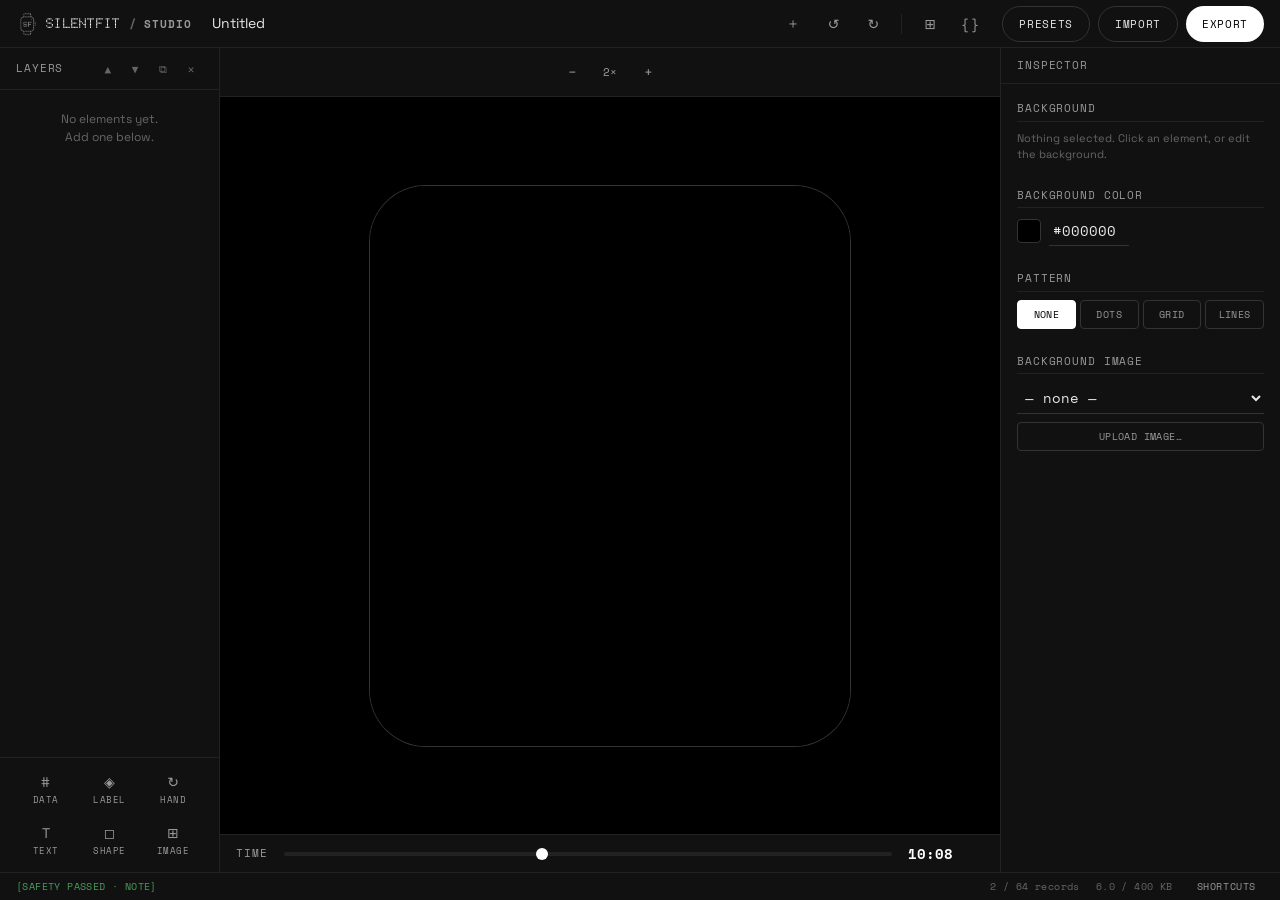
<file: docs/designer/index.html>
<!DOCTYPE html>
<html lang="en" data-theme="dark">
<head>
  <meta charset="UTF-8">
  <meta name="viewport" content="width=device-width, initial-scale=1.0">
  <title>SilentFit Studio — Watch Face Designer</title>
  <meta name="description" content="Design watch faces for the Noise NF 2 in your browser. Drag and drop, live preview, hardware safety checks, export for the SilentFit Android app.">
  <link rel="icon" type="image/png" href="../assets/img/favicon-64.png">
  <link rel="stylesheet" href="../css/base.css">
  <link rel="stylesheet" href="../css/designer.css">
</head>
<body class="designer-page">

  <!-- TOP BAR -->
  <header class="designer-topbar">
    <div class="designer-topbar-left">
      <a href="../index.html" class="designer-brand"><img src="../assets/img/mark-dark.png" alt="" width="24" height="24" class="brand-mark brand-mark-dark" style="vertical-align: middle; margin-right: 6px;"><img src="../assets/img/mark-light.png" alt="" width="24" height="24" class="brand-mark brand-mark-light" style="vertical-align: middle; margin-right: 6px;">SILENTFIT <span class="designer-brand-sep">/</span> <span class="designer-brand-sub">STUDIO</span></a>
      <input type="text" id="face-name" class="designer-face-name" value="Untitled" maxlength="32" aria-label="Watch face name">
    </div>

    <div class="designer-topbar-center">
      <button id="btn-new" class="topbar-btn" title="New blank face" aria-label="New face">＋</button>
      <button id="btn-undo" class="topbar-btn" title="Undo (Ctrl/Cmd+Z)" aria-label="Undo">↺</button>
      <button id="btn-redo" class="topbar-btn" title="Redo (Ctrl/Cmd+Shift+Z)" aria-label="Redo">↻</button>
      <span class="topbar-sep"></span>
      <button id="btn-grid" class="topbar-btn" title="Toggle grid (G)" aria-label="Toggle grid">⊞</button>
      <button id="btn-code" class="topbar-btn" title="Toggle JSON code (Ctrl/Cmd+/)" aria-label="Toggle code view">{ }</button>
    </div>

    <div class="designer-topbar-right">
      <button id="btn-presets" class="btn btn-secondary btn-sm">PRESETS</button>
      <button id="btn-import" class="btn btn-secondary btn-sm">IMPORT</button>
      <button id="btn-export" class="btn btn-primary btn-sm">EXPORT</button>
    </div>
  </header>

  <!-- MAIN WORKSPACE -->
  <div class="designer-main">

    <!-- LEFT: LAYERS -->
    <aside class="designer-layers" aria-label="Layers">
      <div class="panel-header">
        <span class="panel-title">Layers</span>
        <span>
          <button id="btn-up" class="panel-action" title="Bring forward (Ctrl/Cmd+])" aria-label="Bring forward">▲</button>
          <button id="btn-down" class="panel-action" title="Send back (Ctrl/Cmd+[)" aria-label="Send back">▼</button>
          <button id="btn-dup" class="panel-action" title="Duplicate (Ctrl/Cmd+D)" aria-label="Duplicate">⧉</button>
          <button id="btn-delete" class="panel-action" title="Delete selected (Delete)" aria-label="Delete">✕</button>
        </span>
      </div>
      <div class="layers-list" id="layers-list"></div>
      <div class="add-element-bar">
        <div class="add-element-grid">
          <button class="add-element-btn" id="add-number"><span class="icon">#</span><span class="text">Data</span></button>
          <button class="add-element-btn" id="add-sprite"><span class="icon">◈</span><span class="text">Label</span></button>
          <button class="add-element-btn" id="add-hand"><span class="icon">↻</span><span class="text">Hand</span></button>
          <button class="add-element-btn" id="add-text"><span class="icon">T</span><span class="text">Text</span></button>
          <button class="add-element-btn" id="add-shape"><span class="icon">◻</span><span class="text">Shape</span></button>
          <button class="add-element-btn" id="add-image"><span class="icon">⊞</span><span class="text">Image</span></button>
        </div>
      </div>
    </aside>

    <!-- CENTER: CANVAS (or code) -->
    <main class="designer-canvas-area">
      <div class="canvas-toolbar">
        <div class="zoom-controls">
          <button id="btn-zoom-out" class="topbar-btn" title="Zoom out (−)" aria-label="Zoom out">−</button>
          <span id="zoom-level" class="zoom-level">2×</span>
          <button id="btn-zoom-in" class="topbar-btn" title="Zoom in (+)" aria-label="Zoom in">+</button>
        </div>
      </div>

      <div class="canvas-container" id="canvas-container">
        <div class="canvas-wrapper">
          <div class="watch-canvas-outer">
            <canvas id="watch-canvas" width="240" height="280" aria-label="Watch face preview"></canvas>
          </div>
        </div>
      </div>

      <div class="code-view" id="code-view">
        <textarea id="code-editor" class="code-editor" spellcheck="false" aria-label="FaceSpec JSON"></textarea>
      </div>

      <div class="time-scrub-bar">
        <span class="panel-title">Time</span>
        <input type="range" id="time-slider" class="time-slider" min="0" max="1439" value="608" aria-label="Preview time">
        <span id="time-display" class="time-display">10:08</span>
        <div class="value-overrides" id="value-overrides"></div>
      </div>
    </main>

    <!-- RIGHT: INSPECTOR -->
    <aside class="designer-inspector" aria-label="Inspector">
      <div class="panel-header"><span class="panel-title">Inspector</span></div>
      <div class="inspector-scroll" id="inspector-scroll"></div>
    </aside>
  </div>

  <!-- STATUS BAR -->
  <footer class="designer-statusbar">
    <div class="statusbar-left">
      <span id="safety-indicator" class="safety-indicator pass" role="status">[SAFETY CHECK PASSED]</span>
    </div>
    <div class="statusbar-right">
      <span id="record-count" class="record-count">0 records</span>
      <span id="file-size" class="file-size">~0 KB</span>
      <button class="view-toggle" id="btn-shortcuts">Shortcuts</button>
    </div>
  </footer>

  <!-- PRESETS MODAL -->
  <div class="modal-overlay" id="presets-modal" role="dialog" aria-label="Presets">
    <div class="modal">
      <div class="modal-header">
        <span class="modal-title">Presets</span>
        <button class="modal-close" aria-label="Close">✕</button>
      </div>
      <div class="modal-body">
        <div class="modal-presets-grid"></div>
      </div>
    </div>
  </div>

  <!-- EXPORT MODAL -->
  <div class="modal-overlay" id="export-modal" role="dialog" aria-label="Export">
    <div class="modal">
      <div class="modal-header">
        <span class="modal-title">Export</span>
        <button class="modal-close" aria-label="Close">✕</button>
      </div>
      <div class="modal-body">
        <div class="export-options">
          <div class="export-option" id="export-sfface" role="button" tabindex="0">
            <span class="export-option-ext">.sfface</span>
            <span class="export-option-desc">Package with images. Open it in SilentFit (Faces › Import).</span>
          </div>
          <div class="export-option" id="export-json" role="button" tabindex="0">
            <span class="export-option-ext">.sfface.json</span>
            <span class="export-option-desc">Plain JSON source. Editable by hand, also importable.</span>
          </div>
          <div class="export-option" id="export-bin" role="button" tabindex="0">
            <span class="export-option-ext">.bin</span>
            <span class="export-option-desc">Compiled watch file, safety-checked. Import it in SilentFit (Faces › Import) and install.</span>
          </div>
          <div class="export-option" id="export-png" role="button" tabindex="0">
            <span class="export-option-ext">.png</span>
            <span class="export-option-desc">Preview image at 2× for sharing.</span>
          </div>
        </div>
        <p id="export-note" style="margin-top:16px;font-size:12px;color:var(--text-secondary)"></p>
      </div>
    </div>
  </div>

  <!-- SHORTCUTS MODAL -->
  <div class="modal-overlay" id="shortcuts-modal" role="dialog" aria-label="Keyboard shortcuts">
    <div class="modal">
      <div class="modal-header">
        <span class="modal-title">Keyboard shortcuts</span>
        <button class="modal-close" aria-label="Close">✕</button>
      </div>
      <div class="modal-body" style="font-family:var(--font-data);font-size:12px;line-height:2;color:var(--text-secondary)">
        Undo / Redo — Ctrl/Cmd + Z / Shift+Z<br>
        Delete — Delete or Backspace<br>
        Duplicate — Ctrl/Cmd + D<br>
        Forward / Back — Ctrl/Cmd + ] / [<br>
        Lock — L · Grid — G · Zoom — + / −<br>
        Nudge — Arrow keys (Shift = 8 px)<br>
        Export — Ctrl/Cmd + E · Code — Ctrl/Cmd + /<br>
        Deselect — Esc
      </div>
    </div>
  </div>

  <!-- PROBLEMS MODAL -->
  <div class="modal-overlay" id="problems-modal" role="dialog" aria-label="Safety report">
    <div class="modal">
      <div class="modal-header">
        <span class="modal-title">Safety report</span>
        <button class="modal-close" aria-label="Close">✕</button>
      </div>
      <div class="modal-body" id="problems-list" style="font-family:var(--font-data);font-size:12px;line-height:1.6"></div>
    </div>
  </div>

  <script src="../js/core.js"></script>
  <script src="../js/zip.js"></script>
  <script src="../js/renderer.js"></script>
  <script src="../js/presets.js"></script>
  <script src="../js/designer.js"></script>
</body>
</html>
</file>
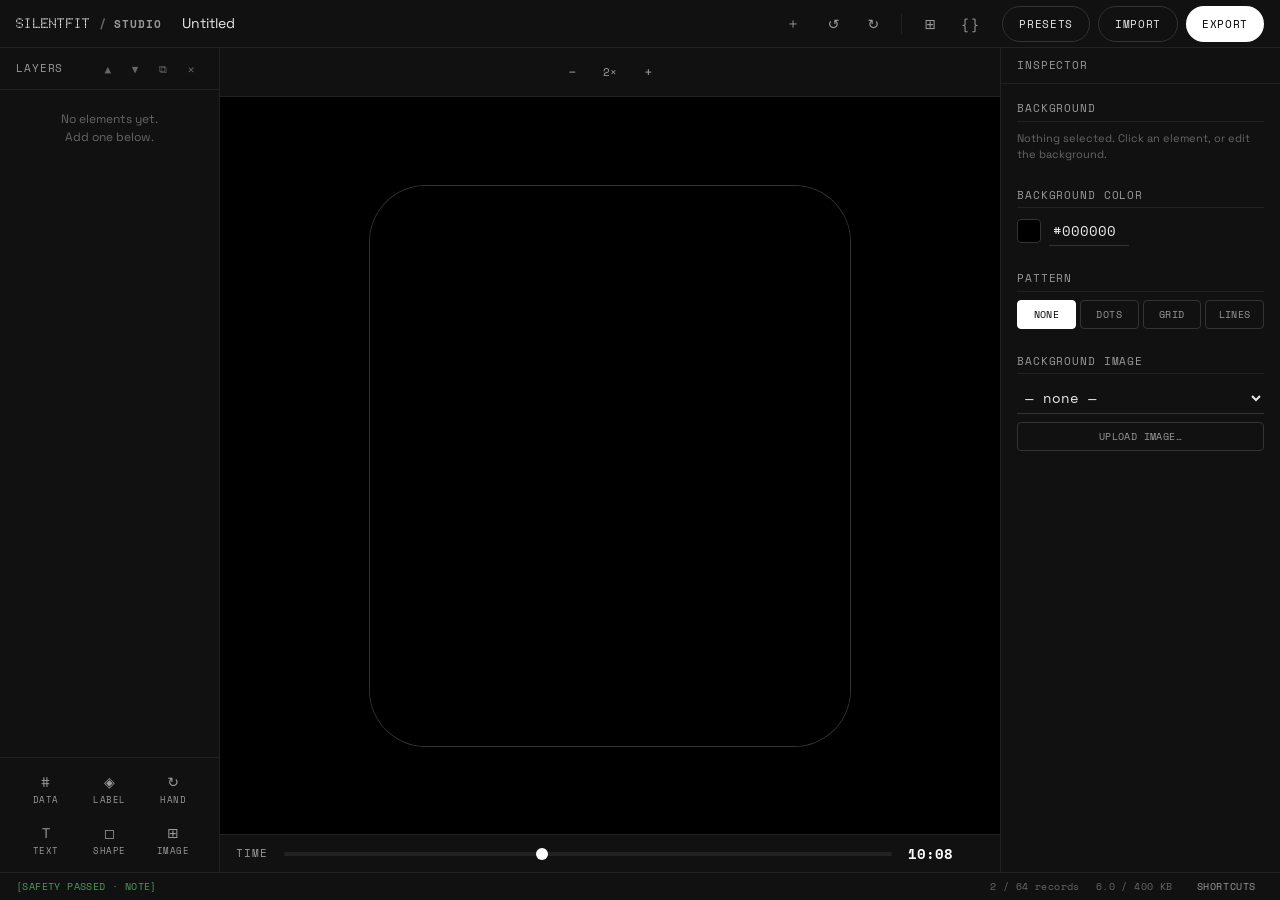
<file: website/designer/index.html>
<!DOCTYPE html>
<html lang="en" data-theme="dark">
<head>
  <meta charset="UTF-8">
  <meta name="viewport" content="width=device-width, initial-scale=1.0">
  <title>SilentFit Studio — Watch Face Designer</title>
  <meta name="description" content="Design watch faces for the Noise NF 2 in your browser. Drag and drop, live preview, hardware safety checks, export for the SilentFit Android app.">
  <link rel="icon" href="data:image/svg+xml,<svg xmlns='http://www.w3.org/2000/svg' viewBox='0 0 100 100'><text y='.9em' font-size='90'>⊙</text></svg>">
  <link rel="stylesheet" href="../css/base.css">
  <link rel="stylesheet" href="../css/designer.css">
</head>
<body class="designer-page">

  <!-- TOP BAR -->
  <header class="designer-topbar">
    <div class="designer-topbar-left">
      <a href="../index.html" class="designer-brand">SILENTFIT <span class="designer-brand-sep">/</span> <span class="designer-brand-sub">STUDIO</span></a>
      <input type="text" id="face-name" class="designer-face-name" value="Untitled" maxlength="32" aria-label="Watch face name">
    </div>

    <div class="designer-topbar-center">
      <button id="btn-new" class="topbar-btn" title="New blank face" aria-label="New face">＋</button>
      <button id="btn-undo" class="topbar-btn" title="Undo (Ctrl/Cmd+Z)" aria-label="Undo">↺</button>
      <button id="btn-redo" class="topbar-btn" title="Redo (Ctrl/Cmd+Shift+Z)" aria-label="Redo">↻</button>
      <span class="topbar-sep"></span>
      <button id="btn-grid" class="topbar-btn" title="Toggle grid (G)" aria-label="Toggle grid">⊞</button>
      <button id="btn-code" class="topbar-btn" title="Toggle JSON code (Ctrl/Cmd+/)" aria-label="Toggle code view">{ }</button>
    </div>

    <div class="designer-topbar-right">
      <button id="btn-presets" class="btn btn-secondary btn-sm">PRESETS</button>
      <button id="btn-import" class="btn btn-secondary btn-sm">IMPORT</button>
      <button id="btn-export" class="btn btn-primary btn-sm">EXPORT</button>
    </div>
  </header>

  <!-- MAIN WORKSPACE -->
  <div class="designer-main">

    <!-- LEFT: LAYERS -->
    <aside class="designer-layers" aria-label="Layers">
      <div class="panel-header">
        <span class="panel-title">Layers</span>
        <span>
          <button id="btn-up" class="panel-action" title="Bring forward (Ctrl/Cmd+])" aria-label="Bring forward">▲</button>
          <button id="btn-down" class="panel-action" title="Send back (Ctrl/Cmd+[)" aria-label="Send back">▼</button>
          <button id="btn-dup" class="panel-action" title="Duplicate (Ctrl/Cmd+D)" aria-label="Duplicate">⧉</button>
          <button id="btn-delete" class="panel-action" title="Delete selected (Delete)" aria-label="Delete">✕</button>
        </span>
      </div>
      <div class="layers-list" id="layers-list"></div>
      <div class="add-element-bar">
        <div class="add-element-grid">
          <button class="add-element-btn" id="add-number"><span class="icon">#</span><span class="text">Data</span></button>
          <button class="add-element-btn" id="add-sprite"><span class="icon">◈</span><span class="text">Label</span></button>
          <button class="add-element-btn" id="add-hand"><span class="icon">↻</span><span class="text">Hand</span></button>
          <button class="add-element-btn" id="add-text"><span class="icon">T</span><span class="text">Text</span></button>
          <button class="add-element-btn" id="add-shape"><span class="icon">◻</span><span class="text">Shape</span></button>
          <button class="add-element-btn" id="add-image"><span class="icon">⊞</span><span class="text">Image</span></button>
        </div>
      </div>
    </aside>

    <!-- CENTER: CANVAS (or code) -->
    <main class="designer-canvas-area">
      <div class="canvas-toolbar">
        <div class="zoom-controls">
          <button id="btn-zoom-out" class="topbar-btn" title="Zoom out (−)" aria-label="Zoom out">−</button>
          <span id="zoom-level" class="zoom-level">2×</span>
          <button id="btn-zoom-in" class="topbar-btn" title="Zoom in (+)" aria-label="Zoom in">+</button>
        </div>
      </div>

      <div class="canvas-container" id="canvas-container">
        <div class="canvas-wrapper">
          <div class="watch-canvas-outer">
            <canvas id="watch-canvas" width="240" height="280" aria-label="Watch face preview"></canvas>
          </div>
        </div>
      </div>

      <div class="code-view" id="code-view">
        <textarea id="code-editor" class="code-editor" spellcheck="false" aria-label="FaceSpec JSON"></textarea>
      </div>

      <div class="time-scrub-bar">
        <span class="panel-title">Time</span>
        <input type="range" id="time-slider" class="time-slider" min="0" max="1439" value="608" aria-label="Preview time">
        <span id="time-display" class="time-display">10:08</span>
        <div class="value-overrides" id="value-overrides"></div>
      </div>
    </main>

    <!-- RIGHT: INSPECTOR -->
    <aside class="designer-inspector" aria-label="Inspector">
      <div class="panel-header"><span class="panel-title">Inspector</span></div>
      <div class="inspector-scroll" id="inspector-scroll"></div>
    </aside>
  </div>

  <!-- STATUS BAR -->
  <footer class="designer-statusbar">
    <div class="statusbar-left">
      <span id="safety-indicator" class="safety-indicator pass" role="status">[SAFETY CHECK PASSED]</span>
    </div>
    <div class="statusbar-right">
      <span id="record-count" class="record-count">0 records</span>
      <span id="file-size" class="file-size">~0 KB</span>
      <button class="view-toggle" id="btn-shortcuts">Shortcuts</button>
    </div>
  </footer>

  <!-- PRESETS MODAL -->
  <div class="modal-overlay" id="presets-modal" role="dialog" aria-label="Presets">
    <div class="modal">
      <div class="modal-header">
        <span class="modal-title">Presets</span>
        <button class="modal-close" aria-label="Close">✕</button>
      </div>
      <div class="modal-body">
        <div class="modal-presets-grid"></div>
      </div>
    </div>
  </div>

  <!-- EXPORT MODAL -->
  <div class="modal-overlay" id="export-modal" role="dialog" aria-label="Export">
    <div class="modal">
      <div class="modal-header">
        <span class="modal-title">Export</span>
        <button class="modal-close" aria-label="Close">✕</button>
      </div>
      <div class="modal-body">
        <div class="export-options">
          <div class="export-option" id="export-sfface" role="button" tabindex="0">
            <span class="export-option-ext">.sfface</span>
            <span class="export-option-desc">Package with images. Open it in SilentFit (Faces › Import).</span>
          </div>
          <div class="export-option" id="export-json" role="button" tabindex="0">
            <span class="export-option-ext">.sfface.json</span>
            <span class="export-option-desc">Plain JSON source. Editable by hand, also importable.</span>
          </div>
          <div class="export-option" id="export-bin" role="button" tabindex="0">
            <span class="export-option-ext">.bin</span>
            <span class="export-option-desc">Compiled watch file, safety-checked. Import it in SilentFit (Faces › Import) and install.</span>
          </div>
          <div class="export-option" id="export-png" role="button" tabindex="0">
            <span class="export-option-ext">.png</span>
            <span class="export-option-desc">Preview image at 2× for sharing.</span>
          </div>
        </div>
        <p id="export-note" style="margin-top:16px;font-size:12px;color:var(--text-secondary)"></p>
      </div>
    </div>
  </div>

  <!-- SHORTCUTS MODAL -->
  <div class="modal-overlay" id="shortcuts-modal" role="dialog" aria-label="Keyboard shortcuts">
    <div class="modal">
      <div class="modal-header">
        <span class="modal-title">Keyboard shortcuts</span>
        <button class="modal-close" aria-label="Close">✕</button>
      </div>
      <div class="modal-body" style="font-family:var(--font-data);font-size:12px;line-height:2;color:var(--text-secondary)">
        Undo / Redo — Ctrl/Cmd + Z / Shift+Z<br>
        Delete — Delete or Backspace<br>
        Duplicate — Ctrl/Cmd + D<br>
        Forward / Back — Ctrl/Cmd + ] / [<br>
        Lock — L · Grid — G · Zoom — + / −<br>
        Nudge — Arrow keys (Shift = 8 px)<br>
        Export — Ctrl/Cmd + E · Code — Ctrl/Cmd + /<br>
        Deselect — Esc
      </div>
    </div>
  </div>

  <!-- PROBLEMS MODAL -->
  <div class="modal-overlay" id="problems-modal" role="dialog" aria-label="Safety report">
    <div class="modal">
      <div class="modal-header">
        <span class="modal-title">Safety report</span>
        <button class="modal-close" aria-label="Close">✕</button>
      </div>
      <div class="modal-body" id="problems-list" style="font-family:var(--font-data);font-size:12px;line-height:1.6"></div>
    </div>
  </div>

  <script src="../js/core.js"></script>
  <script src="../js/zip.js"></script>
  <script src="../js/renderer.js"></script>
  <script src="../js/presets.js"></script>
  <script src="../js/designer.js"></script>
</body>
</html>
</file>
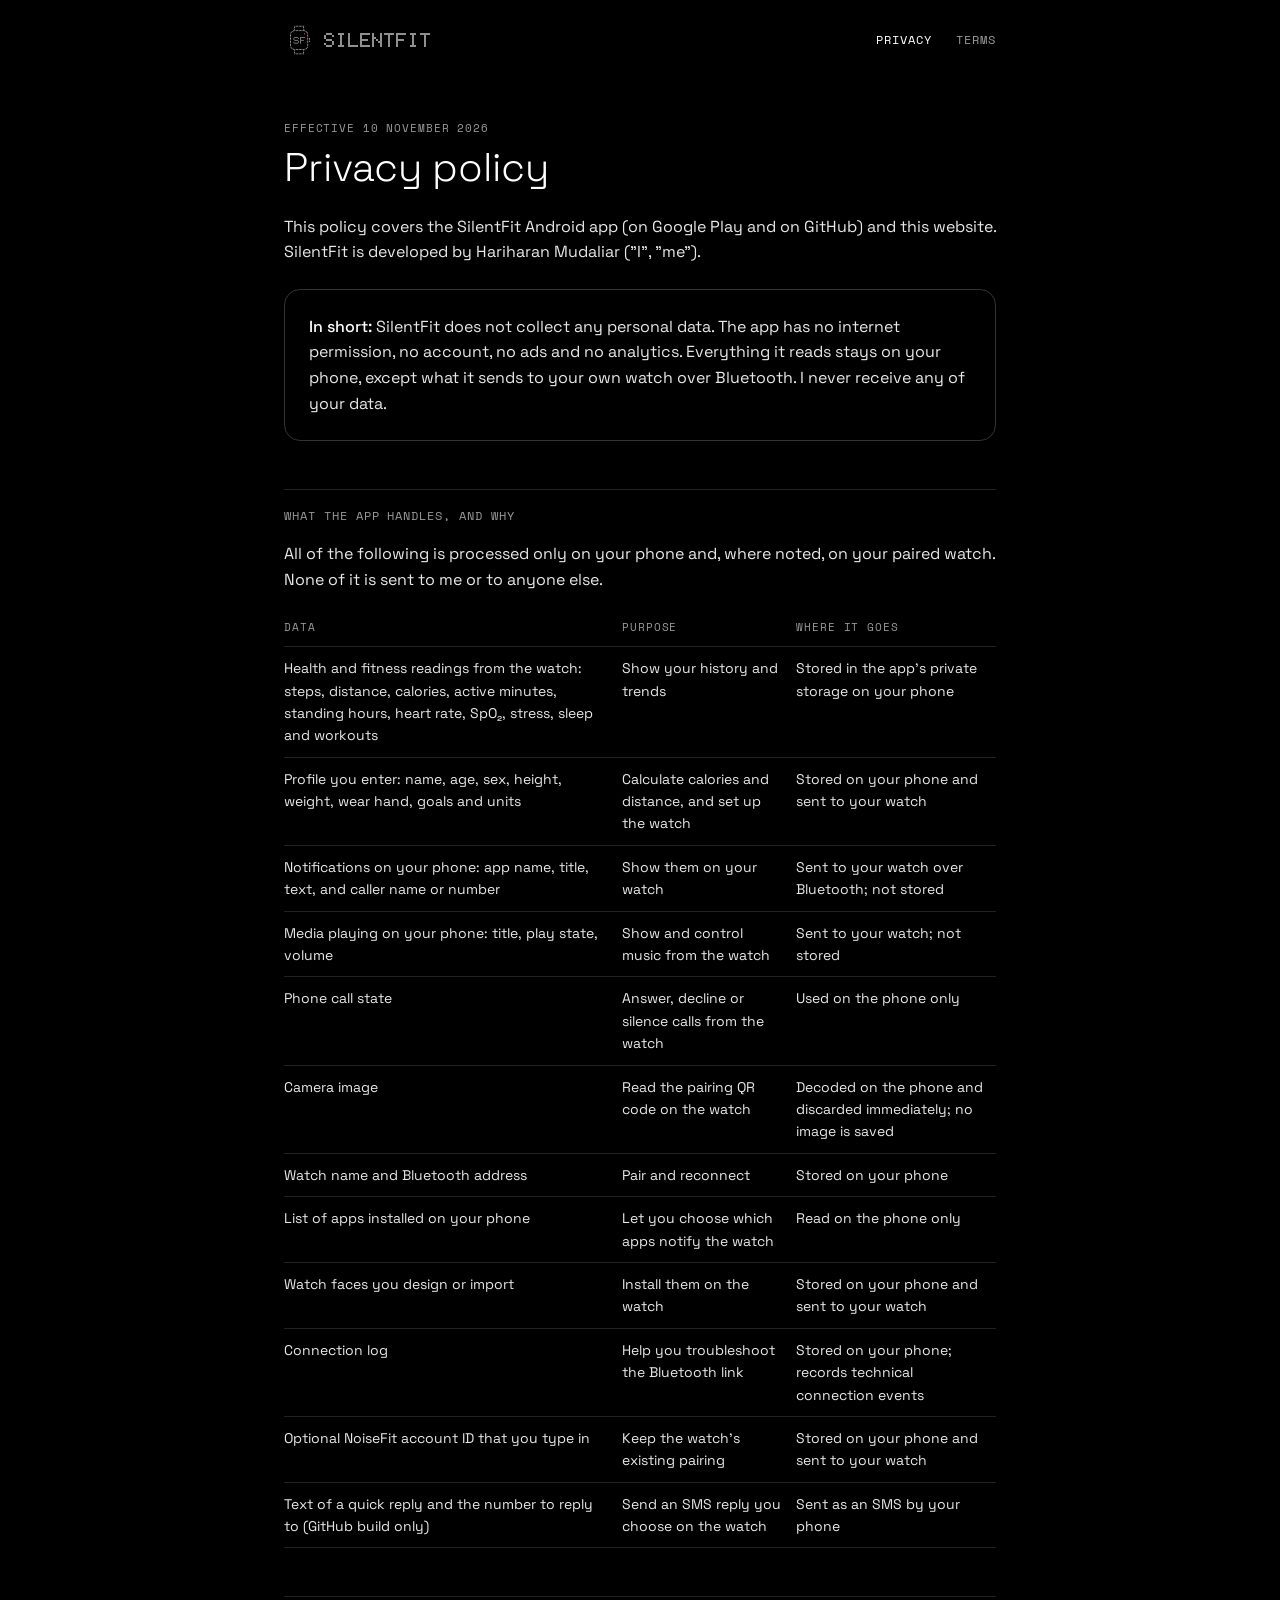
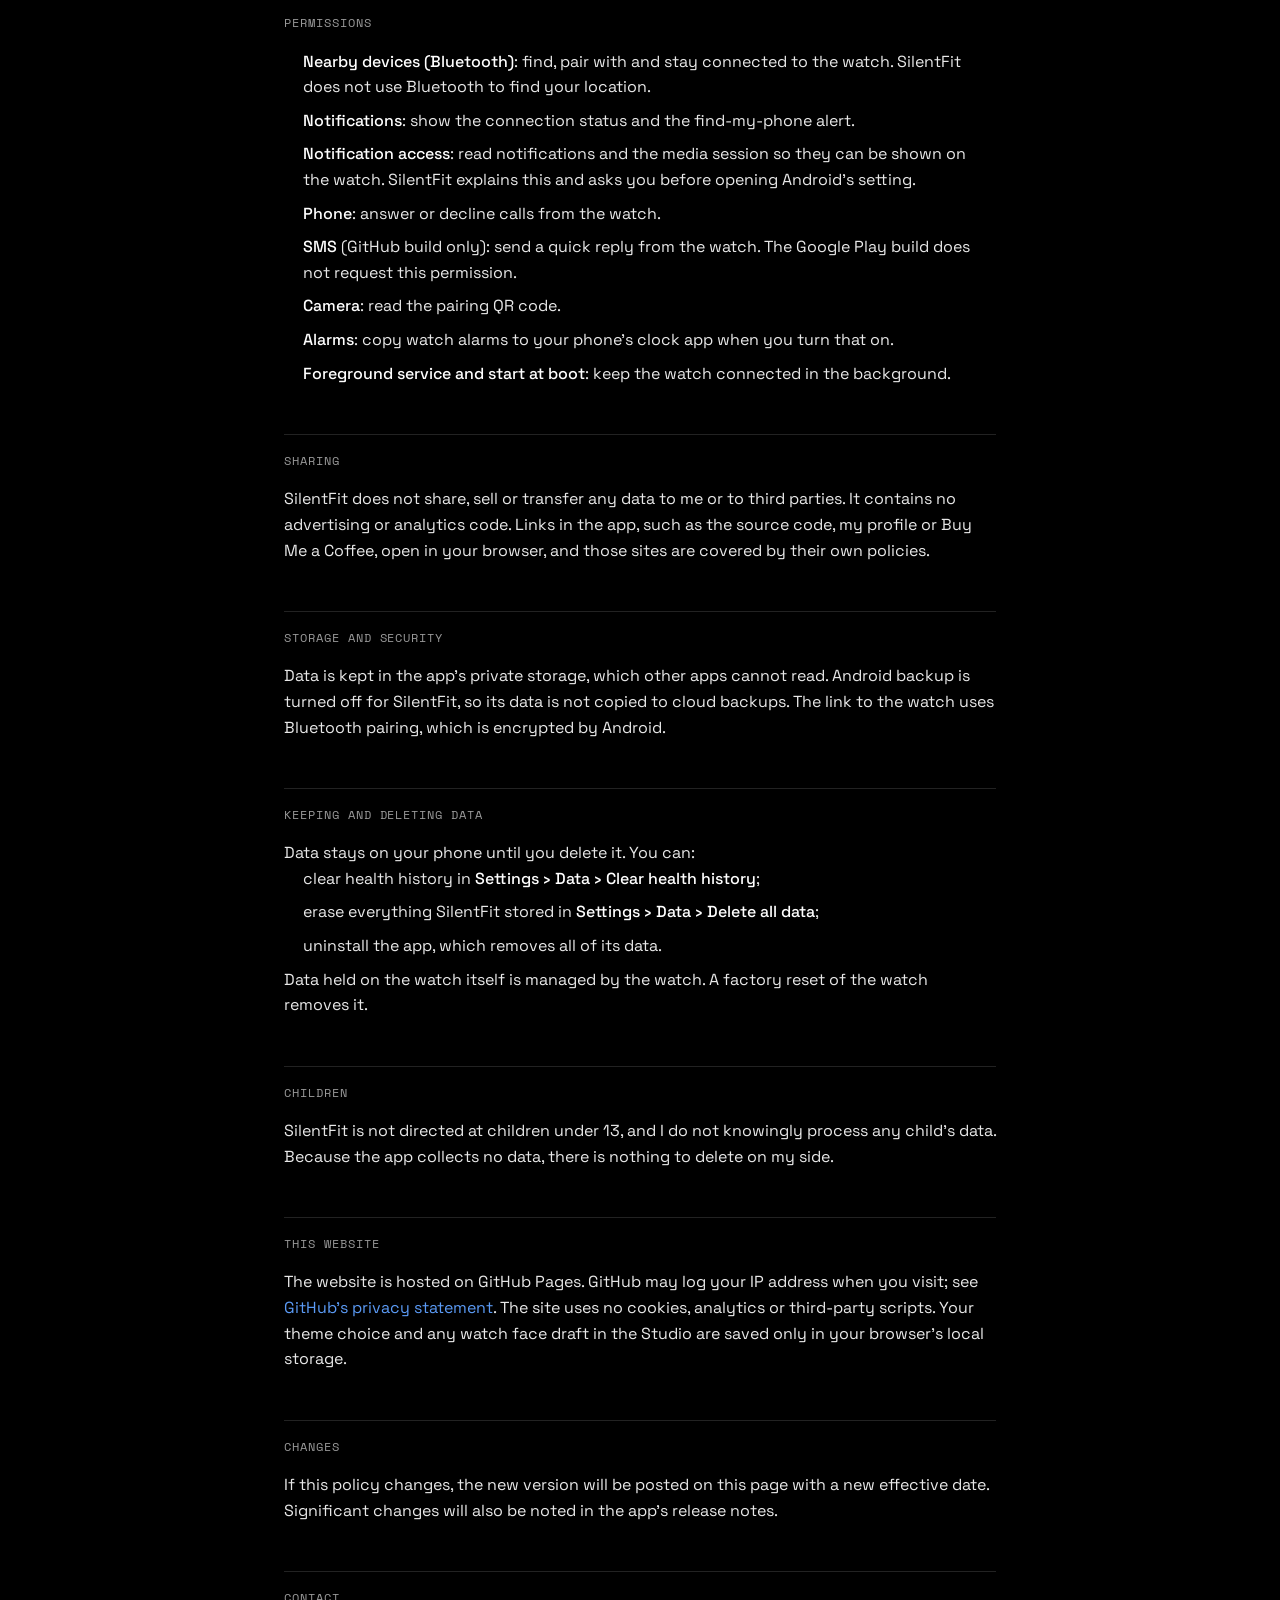
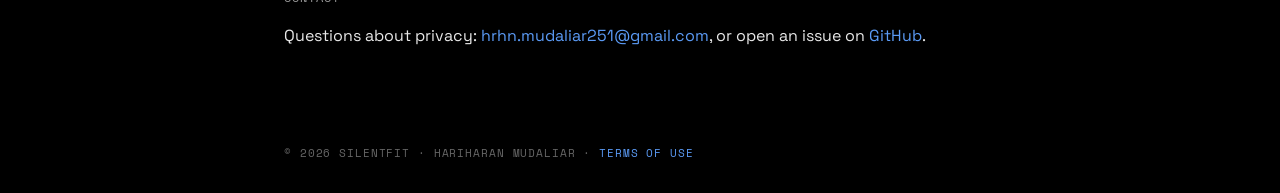
<file: docs/privacy.html>
<!DOCTYPE html>
<html lang="en" data-theme="dark">
<head>
  <meta charset="UTF-8">
  <meta name="viewport" content="width=device-width, initial-scale=1.0">
  <title>Privacy policy · SilentFit</title>
  <meta name="description" content="How the SilentFit app and website handle your data.">
  <link rel="icon" type="image/png" href="assets/img/favicon-64.png">
  <link rel="stylesheet" href="css/base.css">
  <link rel="stylesheet" href="css/legal.css">
  <script>document.documentElement.setAttribute('data-theme', localStorage.getItem('silentfit-theme') || 'dark');</script>
</head>
<body>
  <nav class="legal-nav">
    <a href="index.html" class="legal-brand">
      <img src="assets/img/mark-dark.png" alt="" width="32" height="32" class="brand-mark brand-mark-dark">
      <img src="assets/img/mark-light.png" alt="" width="32" height="32" class="brand-mark brand-mark-light">
      SILENTFIT
    </a>
    <div class="legal-nav-links">
      <a href="privacy.html" aria-current="page">PRIVACY</a>
      <a href="terms.html">TERMS</a>
    </div>
  </nav>

  <main class="legal">
    <div class="legal-eyebrow">Effective 10 November 2026</div>
    <h1>Privacy policy</h1>

    <p>This policy covers the SilentFit Android app (on Google Play and on GitHub) and this website. SilentFit is developed by Hariharan Mudaliar ("I", "me").</p>

    <div class="legal-summary">
      <p><strong>In short:</strong> SilentFit does not collect any personal data. The app has no internet permission, no account, no ads and no analytics. Everything it reads stays on your phone, except what it sends to your own watch over Bluetooth. I never receive any of your data.</p>
    </div>

    <h2>What the app handles, and why</h2>
    <p>All of the following is processed only on your phone and, where noted, on your paired watch. None of it is sent to me or to anyone else.</p>
    <table>
      <thead><tr><th>Data</th><th>Purpose</th><th>Where it goes</th></tr></thead>
      <tbody>
        <tr><td>Health and fitness readings from the watch: steps, distance, calories, active minutes, standing hours, heart rate, SpO₂, stress, sleep and workouts</td><td>Show your history and trends</td><td>Stored in the app's private storage on your phone</td></tr>
        <tr><td>Profile you enter: name, age, sex, height, weight, wear hand, goals and units</td><td>Calculate calories and distance, and set up the watch</td><td>Stored on your phone and sent to your watch</td></tr>
        <tr><td>Notifications on your phone: app name, title, text, and caller name or number</td><td>Show them on your watch</td><td>Sent to your watch over Bluetooth; not stored</td></tr>
        <tr><td>Media playing on your phone: title, play state, volume</td><td>Show and control music from the watch</td><td>Sent to your watch; not stored</td></tr>
        <tr><td>Phone call state</td><td>Answer, decline or silence calls from the watch</td><td>Used on the phone only</td></tr>
        <tr><td>Camera image</td><td>Read the pairing QR code on the watch</td><td>Decoded on the phone and discarded immediately; no image is saved</td></tr>
        <tr><td>Watch name and Bluetooth address</td><td>Pair and reconnect</td><td>Stored on your phone</td></tr>
        <tr><td>List of apps installed on your phone</td><td>Let you choose which apps notify the watch</td><td>Read on the phone only</td></tr>
        <tr><td>Watch faces you design or import</td><td>Install them on the watch</td><td>Stored on your phone and sent to your watch</td></tr>
        <tr><td>Connection log</td><td>Help you troubleshoot the Bluetooth link</td><td>Stored on your phone; records technical connection events</td></tr>
        <tr><td>Optional NoiseFit account ID that you type in</td><td>Keep the watch's existing pairing</td><td>Stored on your phone and sent to your watch</td></tr>
        <tr><td>Text of a quick reply and the number to reply to (GitHub build only)</td><td>Send an SMS reply you choose on the watch</td><td>Sent as an SMS by your phone</td></tr>
      </tbody>
    </table>

    <h2>Permissions</h2>
    <ul>
      <li><strong>Nearby devices (Bluetooth)</strong>: find, pair with and stay connected to the watch. SilentFit does not use Bluetooth to find your location.</li>
      <li><strong>Notifications</strong>: show the connection status and the find-my-phone alert.</li>
      <li><strong>Notification access</strong>: read notifications and the media session so they can be shown on the watch. SilentFit explains this and asks you before opening Android's setting.</li>
      <li><strong>Phone</strong>: answer or decline calls from the watch.</li>
      <li><strong>SMS</strong> (GitHub build only): send a quick reply from the watch. The Google Play build does not request this permission.</li>
      <li><strong>Camera</strong>: read the pairing QR code.</li>
      <li><strong>Alarms</strong>: copy watch alarms to your phone's clock app when you turn that on.</li>
      <li><strong>Foreground service and start at boot</strong>: keep the watch connected in the background.</li>
    </ul>

    <h2>Sharing</h2>
    <p>SilentFit does not share, sell or transfer any data to me or to third parties. It contains no advertising or analytics code. Links in the app, such as the source code, my profile or Buy Me a Coffee, open in your browser, and those sites are covered by their own policies.</p>

    <h2>Storage and security</h2>
    <p>Data is kept in the app's private storage, which other apps cannot read. Android backup is turned off for SilentFit, so its data is not copied to cloud backups. The link to the watch uses Bluetooth pairing, which is encrypted by Android.</p>

    <h2>Keeping and deleting data</h2>
    <p>Data stays on your phone until you delete it. You can:</p>
    <ul>
      <li>clear health history in <strong>Settings › Data › Clear health history</strong>;</li>
      <li>erase everything SilentFit stored in <strong>Settings › Data › Delete all data</strong>;</li>
      <li>uninstall the app, which removes all of its data.</li>
    </ul>
    <p>Data held on the watch itself is managed by the watch. A factory reset of the watch removes it.</p>

    <h2>Children</h2>
    <p>SilentFit is not directed at children under 13, and I do not knowingly process any child's data. Because the app collects no data, there is nothing to delete on my side.</p>

    <h2>This website</h2>
    <p>The website is hosted on GitHub Pages. GitHub may log your IP address when you visit; see <a href="https://docs.github.com/en/site-policy/privacy-policies/github-general-privacy-statement" rel="noopener noreferrer">GitHub's privacy statement</a>. The site uses no cookies, analytics or third-party scripts. Your theme choice and any watch face draft in the Studio are saved only in your browser's local storage.</p>

    <h2>Changes</h2>
    <p>If this policy changes, the new version will be posted on this page with a new effective date. Significant changes will also be noted in the app's release notes.</p>

    <h2>Contact</h2>
    <p>Questions about privacy: <a href="mailto:hrhn.mudaliar251@gmail.com">hrhn.mudaliar251@gmail.com</a>, or open an issue on <a href="https://github.com/Ebullioscopic/SilentFit/issues" rel="noopener noreferrer">GitHub</a>.</p>
  </main>

  <footer class="legal-footer">© 2026 SILENTFIT · HARIHARAN MUDALIAR · <a href="terms.html">TERMS OF USE</a></footer>
</body>
</html>
</file>
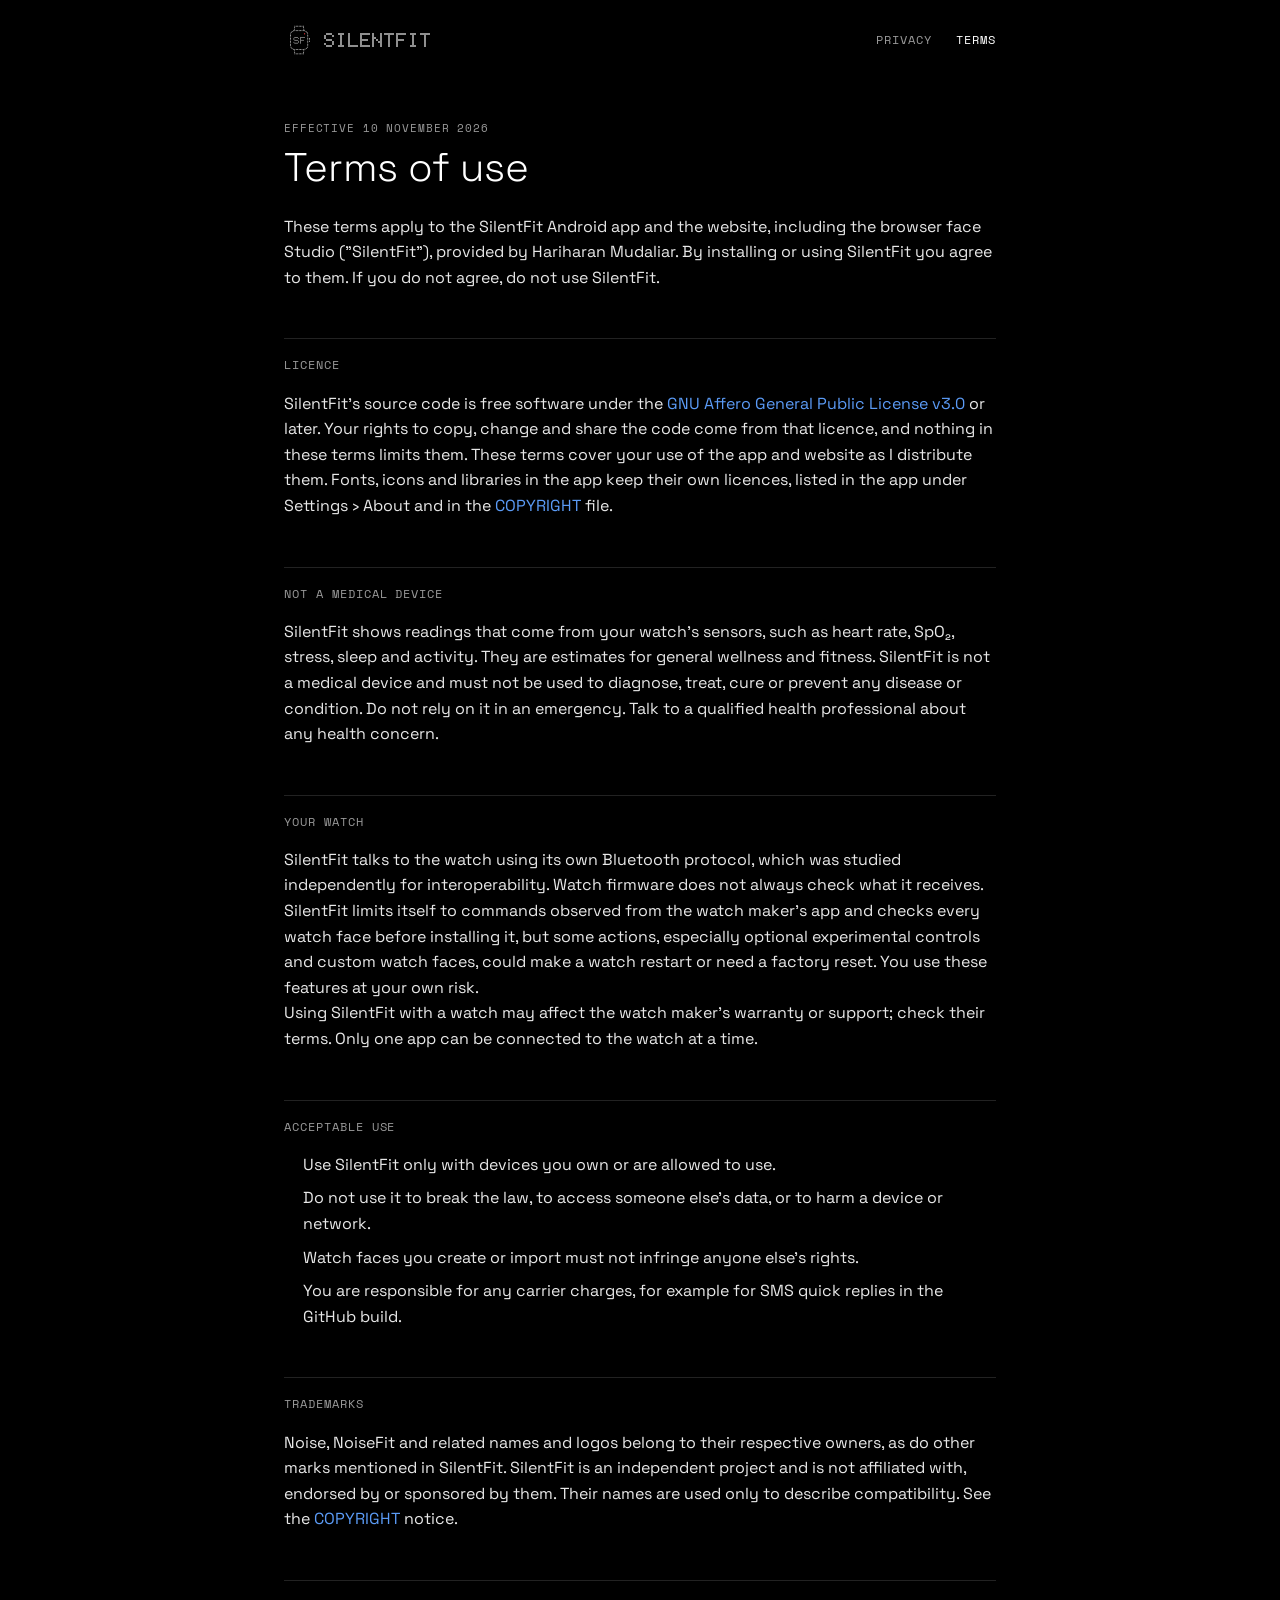
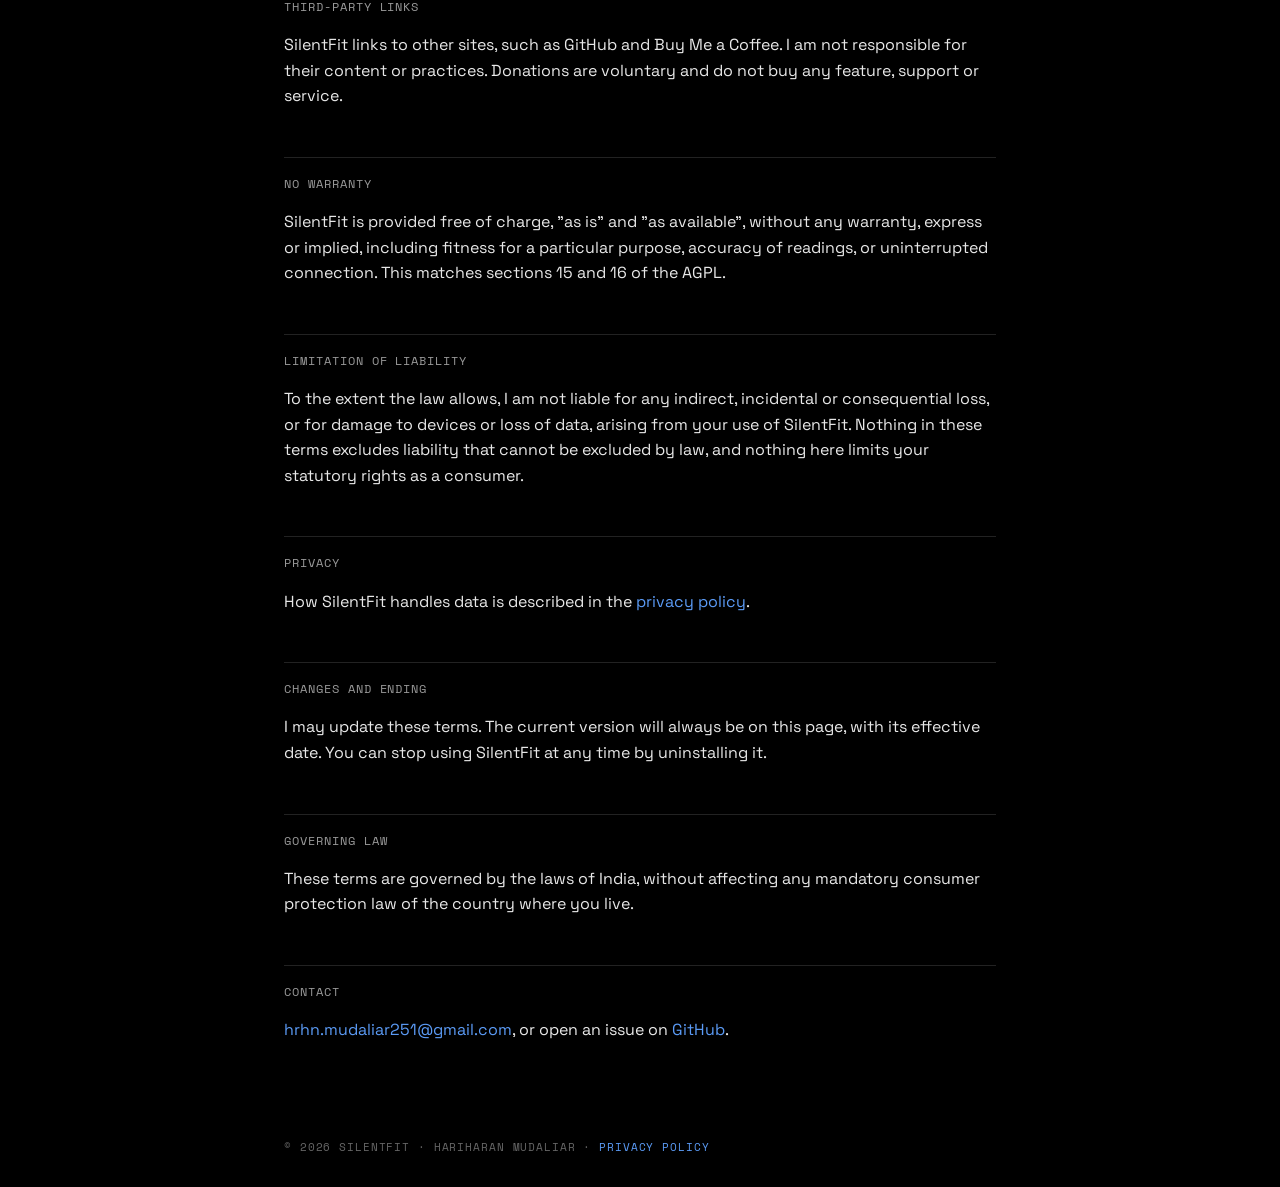
<file: docs/terms.html>
<!DOCTYPE html>
<html lang="en" data-theme="dark">
<head>
  <meta charset="UTF-8">
  <meta name="viewport" content="width=device-width, initial-scale=1.0">
  <title>Terms of use · SilentFit</title>
  <meta name="description" content="Terms for using the SilentFit app and website.">
  <link rel="icon" type="image/png" href="assets/img/favicon-64.png">
  <link rel="stylesheet" href="css/base.css">
  <link rel="stylesheet" href="css/legal.css">
  <script>document.documentElement.setAttribute('data-theme', localStorage.getItem('silentfit-theme') || 'dark');</script>
</head>
<body>
  <nav class="legal-nav">
    <a href="index.html" class="legal-brand">
      <img src="assets/img/mark-dark.png" alt="" width="32" height="32" class="brand-mark brand-mark-dark">
      <img src="assets/img/mark-light.png" alt="" width="32" height="32" class="brand-mark brand-mark-light">
      SILENTFIT
    </a>
    <div class="legal-nav-links">
      <a href="privacy.html">PRIVACY</a>
      <a href="terms.html" aria-current="page">TERMS</a>
    </div>
  </nav>

  <main class="legal">
    <div class="legal-eyebrow">Effective 10 November 2026</div>
    <h1>Terms of use</h1>

    <p>These terms apply to the SilentFit Android app and the website, including the browser face Studio ("SilentFit"), provided by Hariharan Mudaliar. By installing or using SilentFit you agree to them. If you do not agree, do not use SilentFit.</p>

    <h2>Licence</h2>
    <p>SilentFit's source code is free software under the <a href="https://github.com/Ebullioscopic/SilentFit/blob/main/LICENSE" rel="noopener noreferrer">GNU Affero General Public License v3.0</a> or later. Your rights to copy, change and share the code come from that licence, and nothing in these terms limits them. These terms cover your use of the app and website as I distribute them. Fonts, icons and libraries in the app keep their own licences, listed in the app under Settings › About and in the <a href="https://github.com/Ebullioscopic/SilentFit/blob/main/COPYRIGHT" rel="noopener noreferrer">COPYRIGHT</a> file.</p>

    <h2>Not a medical device</h2>
    <p>SilentFit shows readings that come from your watch's sensors, such as heart rate, SpO₂, stress, sleep and activity. They are estimates for general wellness and fitness. SilentFit is not a medical device and must not be used to diagnose, treat, cure or prevent any disease or condition. Do not rely on it in an emergency. Talk to a qualified health professional about any health concern.</p>

    <h2>Your watch</h2>
    <p>SilentFit talks to the watch using its own Bluetooth protocol, which was studied independently for interoperability. Watch firmware does not always check what it receives. SilentFit limits itself to commands observed from the watch maker's app and checks every watch face before installing it, but some actions, especially optional experimental controls and custom watch faces, could make a watch restart or need a factory reset. You use these features at your own risk.</p>
    <p>Using SilentFit with a watch may affect the watch maker's warranty or support; check their terms. Only one app can be connected to the watch at a time.</p>

    <h2>Acceptable use</h2>
    <ul>
      <li>Use SilentFit only with devices you own or are allowed to use.</li>
      <li>Do not use it to break the law, to access someone else's data, or to harm a device or network.</li>
      <li>Watch faces you create or import must not infringe anyone else's rights.</li>
      <li>You are responsible for any carrier charges, for example for SMS quick replies in the GitHub build.</li>
    </ul>

    <h2>Trademarks</h2>
    <p>Noise, NoiseFit and related names and logos belong to their respective owners, as do other marks mentioned in SilentFit. SilentFit is an independent project and is not affiliated with, endorsed by or sponsored by them. Their names are used only to describe compatibility. See the <a href="https://github.com/Ebullioscopic/SilentFit/blob/main/COPYRIGHT" rel="noopener noreferrer">COPYRIGHT</a> notice.</p>

    <h2>Third-party links</h2>
    <p>SilentFit links to other sites, such as GitHub and Buy Me a Coffee. I am not responsible for their content or practices. Donations are voluntary and do not buy any feature, support or service.</p>

    <h2>No warranty</h2>
    <p>SilentFit is provided free of charge, "as is" and "as available", without any warranty, express or implied, including fitness for a particular purpose, accuracy of readings, or uninterrupted connection. This matches sections 15 and 16 of the AGPL.</p>

    <h2>Limitation of liability</h2>
    <p>To the extent the law allows, I am not liable for any indirect, incidental or consequential loss, or for damage to devices or loss of data, arising from your use of SilentFit. Nothing in these terms excludes liability that cannot be excluded by law, and nothing here limits your statutory rights as a consumer.</p>

    <h2>Privacy</h2>
    <p>How SilentFit handles data is described in the <a href="privacy.html">privacy policy</a>.</p>

    <h2>Changes and ending</h2>
    <p>I may update these terms. The current version will always be on this page, with its effective date. You can stop using SilentFit at any time by uninstalling it.</p>

    <h2>Governing law</h2>
    <p>These terms are governed by the laws of India, without affecting any mandatory consumer protection law of the country where you live.</p>

    <h2>Contact</h2>
    <p><a href="mailto:hrhn.mudaliar251@gmail.com">hrhn.mudaliar251@gmail.com</a>, or open an issue on <a href="https://github.com/Ebullioscopic/SilentFit/issues" rel="noopener noreferrer">GitHub</a>.</p>
  </main>

  <footer class="legal-footer">© 2026 SILENTFIT · HARIHARAN MUDALIAR · <a href="privacy.html">PRIVACY POLICY</a></footer>
</body>
</html>
</file>
<file: docs/css/base.css>
/* ============================================================
   SILENTFIT — Global Reset & Base Styles
   ============================================================ */
@import url('./tokens.css');

/* --- Reset --- */
*, *::before, *::after {
  margin: 0;
  padding: 0;
  box-sizing: border-box;
}

html {
  font-size: 16px;
  -webkit-font-smoothing: antialiased;
  -moz-osx-font-smoothing: grayscale;
  scroll-behavior: smooth;
}

body {
  font-family: var(--font-body);
  font-weight: 400;
  color: var(--text-primary);
  background-color: var(--black);
  line-height: 1.5;
  overflow-x: hidden;
}

a {
  color: var(--interactive);
  text-decoration: none;
  transition: color var(--duration-micro) var(--ease-out);
}

a:hover {
  color: var(--text-display);
}

img {
  max-width: 100%;
  height: auto;
  display: block;
}

button {
  cursor: pointer;
  border: none;
  background: none;
  font-family: inherit;
  color: inherit;
}

ul, ol {
  list-style: none;
}

::selection {
  background: var(--accent);
  color: var(--text-display);
}

/* --- Utility Classes --- */
.label {
  font-family: var(--font-data);
  font-size: var(--label);
  font-weight: 400;
  letter-spacing: 0.08em;
  text-transform: uppercase;
  color: var(--text-secondary);
  line-height: 1.2;
}

.caption {
  font-family: var(--font-data);
  font-size: var(--caption);
  letter-spacing: 0.04em;
  color: var(--text-secondary);
  line-height: 1.4;
}

.mono {
  font-family: var(--font-data);
}

.display-font {
  font-family: var(--font-display);
}

.text-accent { color: var(--accent); }
.text-success { color: var(--success); }
.text-warning { color: var(--warning); }
.text-display { color: var(--text-display); }
.text-secondary { color: var(--text-secondary); }
.text-primary { color: var(--text-primary); }

/* --- Buttons --- */
.btn {
  display: inline-flex;
  align-items: center;
  justify-content: center;
  gap: var(--space-sm);
  font-family: var(--font-data);
  font-size: 13px;
  font-weight: 400;
  letter-spacing: 0.06em;
  text-transform: uppercase;
  padding: 12px 24px;
  min-height: 44px;
  border-radius: var(--radius-pill);
  transition: all var(--duration-micro) var(--ease-out);
  white-space: nowrap;
}

.btn-primary {
  background: var(--text-display);
  color: var(--black);
}

.btn-primary:hover {
  opacity: 0.9;
}

.btn-secondary {
  background: transparent;
  color: var(--text-primary);
  border: 1px solid var(--border-visible);
}

.btn-secondary:hover {
  border-color: var(--text-primary);
  color: var(--text-display);
}

.btn-ghost {
  background: transparent;
  color: var(--text-secondary);
  padding: 12px 16px;
}

.btn-ghost:hover {
  color: var(--text-display);
}

.btn-accent {
  background: var(--accent);
  color: #FFFFFF;
}

.btn-accent:hover {
  opacity: 0.9;
}

.btn-sm {
  font-size: 11px;
  padding: 8px 16px;
  min-height: 36px;
}

/* --- Cards --- */
.card {
  background: var(--surface);
  border: 1px solid var(--border);
  border-radius: var(--radius-card);
  padding: var(--space-lg);
  transition: border-color var(--duration-micro) var(--ease-out);
}

.card:hover {
  border-color: var(--border-visible);
}

.card-raised {
  background: var(--surface-raised);
}

/* --- Tags / Chips --- */
.tag {
  display: inline-flex;
  align-items: center;
  font-family: var(--font-data);
  font-size: var(--caption);
  letter-spacing: 0.04em;
  text-transform: uppercase;
  border: 1px solid var(--border-visible);
  border-radius: var(--radius-pill);
  padding: 4px 12px;
  color: var(--text-secondary);
}

.tag.active {
  border-color: var(--text-display);
  color: var(--text-display);
}

/* --- Dot Grid Background --- */
.dot-grid {
  background-image: radial-gradient(circle, var(--border-visible) 1px, transparent 1px);
  background-size: 16px 16px;
}

.dot-grid-subtle {
  background-image: radial-gradient(circle, var(--border) 0.5px, transparent 0.5px);
  background-size: 12px 12px;
}

/* --- Container / Layout --- */
.container {
  width: 100%;
  max-width: 1200px;
  margin: 0 auto;
  padding: 0 var(--space-lg);
}

.container-wide {
  max-width: 1440px;
}

.section {
  padding: var(--space-4xl) 0;
}

/* --- Inline Status Text --- */
.status-text {
  font-family: var(--font-data);
  font-size: var(--caption);
  letter-spacing: 0.04em;
}

.status-success {
  color: var(--success);
}

.status-error {
  color: var(--accent);
}

/* --- Scrollbar --- */
::-webkit-scrollbar {
  width: 6px;
  height: 6px;
}

::-webkit-scrollbar-track {
  background: var(--black);
}

::-webkit-scrollbar-thumb {
  background: var(--border-visible);
  border-radius: 3px;
}

::-webkit-scrollbar-thumb:hover {
  background: var(--text-disabled);
}

/* --- Focus --- */
:focus-visible {
  outline: 1px solid var(--interactive);
  outline-offset: 2px;
}

/* --- SR Only --- */
.sr-only {
  position: absolute;
  width: 1px;
  height: 1px;
  padding: 0;
  margin: -1px;
  overflow: hidden;
  clip: rect(0, 0, 0, 0);
  white-space: nowrap;
  border-width: 0;
}

/* Brand mark: white dots on dark, black dots on light. */
.brand-mark { display: inline-block; flex: none; }
.brand-mark-light { display: none; }
[data-theme="light"] .brand-mark-dark { display: none; }
[data-theme="light"] .brand-mark-light { display: inline-block; }
</file>
<file: docs/css/main.css>
/* ============================================================
   SILENTFIT — Main Website Styles
   ============================================================ */

/* --- Navigation --- */
.nav {
  position: fixed;
  top: 0;
  left: 0;
  right: 0;
  z-index: 1000;
  background: rgba(0, 0, 0, 0.85);
  backdrop-filter: blur(12px);
  -webkit-backdrop-filter: blur(12px);
  border-bottom: 1px solid var(--border);
  height: 64px;
}

.nav-inner {
  display: flex;
  align-items: center;
  justify-content: space-between;
  height: 100%;
  max-width: 1440px;
  margin: 0 auto;
  padding: 0 var(--space-lg);
}

.nav-brand {
  display: flex;
  align-items: center;
  gap: var(--space-sm);
}

.nav-brand-text {
  font-family: var(--font-display);
  font-size: 20px;
  font-weight: 700;
  color: var(--text-display);
  letter-spacing: 0.02em;
}

.nav-brand-dot {
  width: 6px;
  height: 6px;
  border-radius: 50%;
  background: var(--accent);
  display: inline-block;
}

.nav-links {
  display: flex;
  align-items: center;
  gap: var(--space-xl);
}

.nav-link {
  font-family: var(--font-data);
  font-size: var(--label);
  letter-spacing: 0.08em;
  text-transform: uppercase;
  color: var(--text-secondary);
  transition: color var(--duration-micro) var(--ease-out);
  padding: 4px 0;
  position: relative;
}

.nav-link:hover,
.nav-link.active {
  color: var(--text-display);
}

.nav-link.active::after {
  content: '';
  position: absolute;
  bottom: -2px;
  left: 0;
  right: 0;
  height: 1px;
  background: var(--text-display);
}

.nav-cta {
  margin-left: var(--space-md);
}

.nav-toggle {
  display: none;
  flex-direction: column;
  gap: 5px;
  padding: 8px;
}

.nav-toggle span {
  display: block;
  width: 20px;
  height: 1.5px;
  background: var(--text-display);
  transition: all var(--duration-micro) var(--ease-out);
}

/* --- Hero Section --- */
.hero {
  min-height: 100vh;
  display: flex;
  align-items: center;
  justify-content: center;
  position: relative;
  overflow: hidden;
  padding-top: 64px;
}

.hero-bg {
  position: absolute;
  inset: 0;
  z-index: 0;
}

.hero-dot-grid {
  position: absolute;
  inset: 0;
  background-image: radial-gradient(circle, var(--border) 0.8px, transparent 0.8px);
  background-size: 16px 16px;
  opacity: 0.4;
}

.hero-gradient {
  position: absolute;
  bottom: 0;
  left: 0;
  right: 0;
  height: 40%;
  background: linear-gradient(to top, var(--black), transparent);
}

.hero-content {
  position: relative;
  z-index: 1;
  text-align: left;
  max-width: 900px;
  padding: var(--space-4xl) var(--space-lg);
}

.hero-label {
  font-family: var(--font-data);
  font-size: var(--label);
  letter-spacing: 0.1em;
  text-transform: uppercase;
  color: var(--text-secondary);
  margin-bottom: var(--space-lg);
  display: flex;
  align-items: center;
  gap: var(--space-sm);
}

.hero-label .dot {
  width: 4px;
  height: 4px;
  border-radius: 50%;
  background: var(--accent);
}

.hero-title {
  font-family: var(--font-display);
  font-size: clamp(48px, 8vw, 96px);
  font-weight: 700;
  color: var(--text-display);
  line-height: 1.0;
  letter-spacing: -0.03em;
  margin-bottom: var(--space-xl);
}

.hero-title .accent {
  color: var(--accent);
}

.hero-subtitle {
  font-family: var(--font-body);
  font-size: var(--subheading);
  font-weight: 300;
  color: var(--text-secondary);
  max-width: 560px;
  line-height: 1.5;
  margin-bottom: var(--space-2xl);
}

.hero-actions {
  display: flex;
  gap: var(--space-md);
  flex-wrap: wrap;
  align-items: center;
}

.hero-status {
  font-family: var(--font-data);
  font-size: var(--caption);
  color: var(--text-disabled);
  letter-spacing: 0.04em;
  margin-top: var(--space-2xl);
}

.hero-watch-preview {
  position: absolute;
  right: 5%;
  top: 50%;
  transform: translateY(-50%);
  z-index: 1;
  opacity: 0.15;
}

.hero-watch-frame {
  width: 240px;
  height: 280px;
  border: 2px solid var(--border-visible);
  border-radius: 28px;
  position: relative;
  overflow: hidden;
}

.hero-watch-frame canvas {
  width: 100%;
  height: 100%;
  image-rendering: auto;
}

/* --- Features Section --- */
.features {
  padding: var(--space-4xl) 0;
}

.section-label {
  font-family: var(--font-data);
  font-size: var(--label);
  letter-spacing: 0.1em;
  text-transform: uppercase;
  color: var(--text-secondary);
  margin-bottom: var(--space-md);
  display: flex;
  align-items: center;
  gap: var(--space-sm);
}

.section-label .dot {
  width: 4px;
  height: 4px;
  border-radius: 50%;
  background: var(--accent);
}

.section-title {
  font-family: var(--font-body);
  font-size: var(--display-md);
  font-weight: 500;
  color: var(--text-display);
  line-height: 1.1;
  letter-spacing: -0.02em;
  margin-bottom: var(--space-3xl);
}

.features-grid {
  display: grid;
  grid-template-columns: repeat(3, 1fr);
  gap: var(--space-lg);
}

.feature-card {
  background: var(--surface);
  border: 1px solid var(--border);
  border-radius: var(--radius-card);
  padding: var(--space-xl);
  transition: border-color var(--duration-micro) var(--ease-out);
  position: relative;
  overflow: hidden;
}

.feature-card:hover {
  border-color: var(--border-visible);
}

.feature-card-dot-grid {
  position: absolute;
  top: 0;
  right: 0;
  width: 120px;
  height: 120px;
  background-image: radial-gradient(circle, var(--border) 0.5px, transparent 0.5px);
  background-size: 10px 10px;
  opacity: 0.3;
}

.feature-icon {
  font-family: var(--font-display);
  font-size: var(--display-lg);
  font-weight: 700;
  color: var(--text-display);
  line-height: 1;
  margin-bottom: var(--space-lg);
}

.feature-icon.accent {
  color: var(--accent);
}

.feature-title {
  font-family: var(--font-body);
  font-size: var(--subheading);
  font-weight: 500;
  color: var(--text-display);
  margin-bottom: var(--space-sm);
}

.feature-desc {
  font-size: var(--body-sm);
  color: var(--text-secondary);
  line-height: 1.5;
}

/* --- Watch Preview Section --- */
.watch-preview-section {
  padding: var(--space-4xl) 0;
  position: relative;
}

.watch-showcase {
  display: flex;
  align-items: center;
  justify-content: center;
  gap: var(--space-3xl);
  flex-wrap: wrap;
}

.watch-frame {
  width: 240px;
  height: 280px;
  border: 2px solid var(--border-visible);
  border-radius: 28px;
  position: relative;
  overflow: hidden;
  background: #000;
  flex-shrink: 0;
  transition: transform var(--duration-transition) var(--ease-out), border-color var(--duration-micro) var(--ease-out);
}

.watch-frame:hover {
  border-color: var(--text-disabled);
  transform: scale(1.02);
}

.watch-frame canvas {
  width: 100%;
  height: 100%;
  image-rendering: auto;
}

.watch-frame-label {
  position: absolute;
  bottom: -28px;
  left: 50%;
  transform: translateX(-50%);
  font-family: var(--font-data);
  font-size: var(--label);
  letter-spacing: 0.08em;
  text-transform: uppercase;
  color: var(--text-secondary);
  white-space: nowrap;
}

/* --- Preset Gallery --- */
.presets-section {
  padding: var(--space-4xl) 0;
}

.presets-nav {
  display: flex;
  gap: var(--space-sm);
  margin-bottom: var(--space-xl);
  flex-wrap: wrap;
}

.preset-filter {
  font-family: var(--font-data);
  font-size: var(--label);
  letter-spacing: 0.08em;
  text-transform: uppercase;
  padding: 8px 16px;
  border: 1px solid var(--border-visible);
  border-radius: var(--radius-pill);
  color: var(--text-secondary);
  background: transparent;
  transition: all var(--duration-micro) var(--ease-out);
  cursor: pointer;
}

.preset-filter:hover {
  color: var(--text-display);
  border-color: var(--text-primary);
}

.preset-filter.active {
  background: var(--text-display);
  color: var(--black);
  border-color: var(--text-display);
}

.presets-grid {
  display: grid;
  grid-template-columns: repeat(auto-fill, minmax(180px, 1fr));
  gap: var(--space-md);
}

.preset-card {
  aspect-ratio: 240 / 280;
  background: var(--surface);
  border: 1px solid var(--border);
  border-radius: 14px;
  overflow: hidden;
  cursor: pointer;
  transition: all var(--duration-micro) var(--ease-out);
  position: relative;
}

.preset-card:hover {
  border-color: var(--border-visible);
  transform: translateY(-2px);
}

.preset-card canvas {
  width: 100%;
  height: 100%;
  image-rendering: auto;
}

.preset-card-info {
  position: absolute;
  bottom: 0;
  left: 0;
  right: 0;
  padding: var(--space-sm) var(--space-md);
  background: linear-gradient(to top, rgba(0,0,0,0.85), transparent);
}

.preset-card-name {
  font-family: var(--font-data);
  font-size: var(--label);
  letter-spacing: 0.08em;
  text-transform: uppercase;
  color: var(--text-display);
}

/* --- Designer CTA Section --- */
.designer-cta {
  padding: var(--space-4xl) 0;
  position: relative;
}

.designer-cta-inner {
  background: var(--surface);
  border: 1px solid var(--border);
  border-radius: var(--radius-card);
  padding: var(--space-3xl);
  text-align: center;
  position: relative;
  overflow: hidden;
}

.designer-cta-bg {
  position: absolute;
  inset: 0;
  background-image: radial-gradient(circle, var(--border) 0.5px, transparent 0.5px);
  background-size: 14px 14px;
  opacity: 0.2;
}

.designer-cta-content {
  position: relative;
  z-index: 1;
}

.designer-cta-title {
  font-family: var(--font-display);
  font-size: clamp(36px, 5vw, 72px);
  font-weight: 700;
  color: var(--text-display);
  line-height: 1.0;
  letter-spacing: -0.03em;
  margin-bottom: var(--space-md);
}

.designer-cta-desc {
  font-size: var(--body);
  color: var(--text-secondary);
  max-width: 480px;
  margin: 0 auto var(--space-xl);
  line-height: 1.5;
}

/* --- How It Works --- */
.how-it-works {
  padding: var(--space-4xl) 0;
}

.steps-grid {
  display: grid;
  grid-template-columns: repeat(4, 1fr);
  gap: var(--space-lg);
  counter-reset: step;
}

.step-card {
  position: relative;
  padding: var(--space-xl) var(--space-lg);
  border-left: 1px solid var(--border);
}

.step-number {
  font-family: var(--font-display);
  font-size: var(--display-lg);
  font-weight: 700;
  color: var(--border-visible);
  line-height: 1;
  margin-bottom: var(--space-md);
}

.step-title {
  font-family: var(--font-body);
  font-size: var(--subheading);
  font-weight: 500;
  color: var(--text-display);
  margin-bottom: var(--space-sm);
}

.step-desc {
  font-size: var(--body-sm);
  color: var(--text-secondary);
  line-height: 1.5;
}

/* --- Specs Section --- */
.specs-section {
  padding: var(--space-4xl) 0;
}

.specs-grid {
  display: grid;
  grid-template-columns: repeat(4, 1fr);
  gap: var(--space-lg);
}

.spec-item {
  border-left: 1px solid var(--border);
  padding-left: var(--space-md);
}

.spec-value {
  font-family: var(--font-data);
  font-size: var(--display-md);
  font-weight: 700;
  color: var(--text-display);
  line-height: 1;
  margin-bottom: var(--space-xs);
}

.spec-label {
  font-family: var(--font-data);
  font-size: var(--label);
  letter-spacing: 0.08em;
  text-transform: uppercase;
  color: var(--text-secondary);
}

/* --- Support / BMC Section --- */
.support-section {
  padding: var(--space-4xl) 0;
  border-top: 1px solid var(--border);
}

.support-inner {
  display: grid;
  grid-template-columns: 1fr 1fr;
  gap: var(--space-3xl);
  align-items: center;
}

.support-content h2 {
  font-family: var(--font-body);
  font-size: var(--heading);
  font-weight: 500;
  color: var(--text-display);
  margin-bottom: var(--space-md);
}

.support-content p {
  font-size: var(--body);
  color: var(--text-secondary);
  line-height: 1.5;
  margin-bottom: var(--space-lg);
}

.bmc-button-img {
  height: 48px;
  border-radius: var(--radius-compact);
  transition: opacity var(--duration-micro) var(--ease-out);
}

.bmc-button-img:hover {
  opacity: 0.9;
}

.support-qr {
  display: flex;
  flex-direction: column;
  align-items: center;
  gap: var(--space-md);
}

.support-qr img {
  width: 200px;
  height: 200px;
  border-radius: var(--radius-compact);
}

.support-qr .label {
  text-align: center;
}

/* --- Footer --- */
.footer {
  border-top: 1px solid var(--border);
  padding: var(--space-2xl) 0;
}

.footer-inner {
  display: flex;
  justify-content: space-between;
  align-items: flex-start;
  gap: var(--space-xl);
  flex-wrap: wrap;
}

.footer-brand {
  display: flex;
  flex-direction: column;
  gap: var(--space-sm);
}

.footer-brand-name {
  font-family: var(--font-display);
  font-size: 18px;
  font-weight: 700;
  color: var(--text-display);
}

.footer-brand-desc {
  font-size: var(--body-sm);
  color: var(--text-secondary);
  max-width: 280px;
}

.footer-links {
  display: flex;
  gap: var(--space-2xl);
}

.footer-column h4 {
  font-family: var(--font-data);
  font-size: var(--label);
  letter-spacing: 0.08em;
  text-transform: uppercase;
  color: var(--text-secondary);
  margin-bottom: var(--space-md);
}

.footer-column ul {
  display: flex;
  flex-direction: column;
  gap: var(--space-sm);
}

.footer-column a {
  font-size: var(--body-sm);
  color: var(--text-disabled);
  transition: color var(--duration-micro) var(--ease-out);
}

.footer-column a:hover {
  color: var(--text-display);
}

.footer-bottom {
  display: flex;
  justify-content: space-between;
  align-items: center;
  margin-top: var(--space-xl);
  padding-top: var(--space-xl);
  border-top: 1px solid var(--border);
}

.footer-copyright {
  font-family: var(--font-data);
  font-size: var(--caption);
  color: var(--text-disabled);
  letter-spacing: 0.04em;
}

.footer-social {
  display: flex;
  gap: var(--space-md);
}

.footer-social a {
  color: var(--text-disabled);
  font-family: var(--font-data);
  font-size: var(--caption);
  letter-spacing: 0.04em;
  text-transform: uppercase;
}

/* --- Theme Toggle --- */
.theme-toggle {
  width: 40px;
  height: 40px;
  border-radius: 50%;
  background: var(--surface);
  border: 1px solid var(--border-visible);
  display: flex;
  align-items: center;
  justify-content: center;
  cursor: pointer;
  transition: all var(--duration-micro) var(--ease-out);
  font-size: 16px;
}

.theme-toggle:hover {
  border-color: var(--text-primary);
}

/* --- Animations --- */
@keyframes fadeInUp {
  from {
    opacity: 0;
    transform: translateY(20px);
  }
  to {
    opacity: 1;
    transform: translateY(0);
  }
}

@keyframes fadeIn {
  from { opacity: 0; }
  to { opacity: 1; }
}

.animate-in {
  opacity: 0;
  animation: fadeInUp 0.6s var(--ease-out) forwards;
}

.animate-in-delay-1 { animation-delay: 0.1s; }
.animate-in-delay-2 { animation-delay: 0.2s; }
.animate-in-delay-3 { animation-delay: 0.3s; }
.animate-in-delay-4 { animation-delay: 0.4s; }

/* --- Mobile Responsive --- */
@media (max-width: 1024px) {
  .hero-watch-preview {
    display: none;
  }

  .hero-content {
    max-width: 100%;
  }

  .features-grid {
    grid-template-columns: repeat(2, 1fr);
  }

  .steps-grid {
    grid-template-columns: repeat(2, 1fr);
  }

  .specs-grid {
    grid-template-columns: repeat(2, 1fr);
  }
}

@media (max-width: 768px) {
  .nav-links {
    display: none;
    position: absolute;
    top: 64px;
    left: 0;
    right: 0;
    background: rgba(0, 0, 0, 0.95);
    border-bottom: 1px solid var(--border);
    padding: var(--space-lg);
    flex-direction: column;
    gap: var(--space-md);
  }

  .nav-links.open {
    display: flex;
  }

  .nav-toggle {
    display: flex;
  }

  .nav-cta {
    margin-left: 0;
    width: 100%;
    text-align: center;
  }

  .hero-title {
    font-size: clamp(36px, 10vw, 72px);
  }

  .features-grid {
    grid-template-columns: 1fr;
  }

  .steps-grid {
    grid-template-columns: 1fr;
  }

  .specs-grid {
    grid-template-columns: 1fr 1fr;
  }

  .support-inner {
    grid-template-columns: 1fr;
    text-align: center;
  }

  .support-content {
    order: 1;
  }

  .support-qr {
    order: 2;
  }

  .footer-inner {
    flex-direction: column;
  }

  .footer-links {
    flex-direction: column;
    gap: var(--space-lg);
  }

  .footer-bottom {
    flex-direction: column;
    gap: var(--space-md);
    text-align: center;
  }

  .section-title {
    font-size: var(--heading);
  }
}
</file>
<file: website/css/base.css>
/* ============================================================
   SILENTFIT — Global Reset & Base Styles
   ============================================================ */
@import url('./tokens.css');

/* --- Reset --- */
*, *::before, *::after {
  margin: 0;
  padding: 0;
  box-sizing: border-box;
}

html {
  font-size: 16px;
  -webkit-font-smoothing: antialiased;
  -moz-osx-font-smoothing: grayscale;
  scroll-behavior: smooth;
}

body {
  font-family: var(--font-body);
  font-weight: 400;
  color: var(--text-primary);
  background-color: var(--black);
  line-height: 1.5;
  overflow-x: hidden;
}

a {
  color: var(--interactive);
  text-decoration: none;
  transition: color var(--duration-micro) var(--ease-out);
}

a:hover {
  color: var(--text-display);
}

img {
  max-width: 100%;
  height: auto;
  display: block;
}

button {
  cursor: pointer;
  border: none;
  background: none;
  font-family: inherit;
  color: inherit;
}

ul, ol {
  list-style: none;
}

::selection {
  background: var(--accent);
  color: var(--text-display);
}

/* --- Utility Classes --- */
.label {
  font-family: var(--font-data);
  font-size: var(--label);
  font-weight: 400;
  letter-spacing: 0.08em;
  text-transform: uppercase;
  color: var(--text-secondary);
  line-height: 1.2;
}

.caption {
  font-family: var(--font-data);
  font-size: var(--caption);
  letter-spacing: 0.04em;
  color: var(--text-secondary);
  line-height: 1.4;
}

.mono {
  font-family: var(--font-data);
}

.display-font {
  font-family: var(--font-display);
}

.text-accent { color: var(--accent); }
.text-success { color: var(--success); }
.text-warning { color: var(--warning); }
.text-display { color: var(--text-display); }
.text-secondary { color: var(--text-secondary); }
.text-primary { color: var(--text-primary); }

/* --- Buttons --- */
.btn {
  display: inline-flex;
  align-items: center;
  justify-content: center;
  gap: var(--space-sm);
  font-family: var(--font-data);
  font-size: 13px;
  font-weight: 400;
  letter-spacing: 0.06em;
  text-transform: uppercase;
  padding: 12px 24px;
  min-height: 44px;
  border-radius: var(--radius-pill);
  transition: all var(--duration-micro) var(--ease-out);
  white-space: nowrap;
}

.btn-primary {
  background: var(--text-display);
  color: var(--black);
}

.btn-primary:hover {
  opacity: 0.9;
}

.btn-secondary {
  background: transparent;
  color: var(--text-primary);
  border: 1px solid var(--border-visible);
}

.btn-secondary:hover {
  border-color: var(--text-primary);
  color: var(--text-display);
}

.btn-ghost {
  background: transparent;
  color: var(--text-secondary);
  padding: 12px 16px;
}

.btn-ghost:hover {
  color: var(--text-display);
}

.btn-accent {
  background: var(--accent);
  color: #FFFFFF;
}

.btn-accent:hover {
  opacity: 0.9;
}

.btn-sm {
  font-size: 11px;
  padding: 8px 16px;
  min-height: 36px;
}

/* --- Cards --- */
.card {
  background: var(--surface);
  border: 1px solid var(--border);
  border-radius: var(--radius-card);
  padding: var(--space-lg);
  transition: border-color var(--duration-micro) var(--ease-out);
}

.card:hover {
  border-color: var(--border-visible);
}

.card-raised {
  background: var(--surface-raised);
}

/* --- Tags / Chips --- */
.tag {
  display: inline-flex;
  align-items: center;
  font-family: var(--font-data);
  font-size: var(--caption);
  letter-spacing: 0.04em;
  text-transform: uppercase;
  border: 1px solid var(--border-visible);
  border-radius: var(--radius-pill);
  padding: 4px 12px;
  color: var(--text-secondary);
}

.tag.active {
  border-color: var(--text-display);
  color: var(--text-display);
}

/* --- Dot Grid Background --- */
.dot-grid {
  background-image: radial-gradient(circle, var(--border-visible) 1px, transparent 1px);
  background-size: 16px 16px;
}

.dot-grid-subtle {
  background-image: radial-gradient(circle, var(--border) 0.5px, transparent 0.5px);
  background-size: 12px 12px;
}

/* --- Container / Layout --- */
.container {
  width: 100%;
  max-width: 1200px;
  margin: 0 auto;
  padding: 0 var(--space-lg);
}

.container-wide {
  max-width: 1440px;
}

.section {
  padding: var(--space-4xl) 0;
}

/* --- Inline Status Text --- */
.status-text {
  font-family: var(--font-data);
  font-size: var(--caption);
  letter-spacing: 0.04em;
}

.status-success {
  color: var(--success);
}

.status-error {
  color: var(--accent);
}

/* --- Scrollbar --- */
::-webkit-scrollbar {
  width: 6px;
  height: 6px;
}

::-webkit-scrollbar-track {
  background: var(--black);
}

::-webkit-scrollbar-thumb {
  background: var(--border-visible);
  border-radius: 3px;
}

::-webkit-scrollbar-thumb:hover {
  background: var(--text-disabled);
}

/* --- Focus --- */
:focus-visible {
  outline: 1px solid var(--interactive);
  outline-offset: 2px;
}

/* --- SR Only --- */
.sr-only {
  position: absolute;
  width: 1px;
  height: 1px;
  padding: 0;
  margin: -1px;
  overflow: hidden;
  clip: rect(0, 0, 0, 0);
  white-space: nowrap;
  border-width: 0;
}
</file>
<file: website/css/main.css>
/* ============================================================
   SILENTFIT — Main Website Styles
   ============================================================ */

/* --- Navigation --- */
.nav {
  position: fixed;
  top: 0;
  left: 0;
  right: 0;
  z-index: 1000;
  background: rgba(0, 0, 0, 0.85);
  backdrop-filter: blur(12px);
  -webkit-backdrop-filter: blur(12px);
  border-bottom: 1px solid var(--border);
  height: 64px;
}

.nav-inner {
  display: flex;
  align-items: center;
  justify-content: space-between;
  height: 100%;
  max-width: 1440px;
  margin: 0 auto;
  padding: 0 var(--space-lg);
}

.nav-brand {
  display: flex;
  align-items: center;
  gap: var(--space-sm);
}

.nav-brand-text {
  font-family: var(--font-display);
  font-size: 20px;
  font-weight: 700;
  color: var(--text-display);
  letter-spacing: 0.02em;
}

.nav-brand-dot {
  width: 6px;
  height: 6px;
  border-radius: 50%;
  background: var(--accent);
  display: inline-block;
}

.nav-links {
  display: flex;
  align-items: center;
  gap: var(--space-xl);
}

.nav-link {
  font-family: var(--font-data);
  font-size: var(--label);
  letter-spacing: 0.08em;
  text-transform: uppercase;
  color: var(--text-secondary);
  transition: color var(--duration-micro) var(--ease-out);
  padding: 4px 0;
  position: relative;
}

.nav-link:hover,
.nav-link.active {
  color: var(--text-display);
}

.nav-link.active::after {
  content: '';
  position: absolute;
  bottom: -2px;
  left: 0;
  right: 0;
  height: 1px;
  background: var(--text-display);
}

.nav-cta {
  margin-left: var(--space-md);
}

.nav-toggle {
  display: none;
  flex-direction: column;
  gap: 5px;
  padding: 8px;
}

.nav-toggle span {
  display: block;
  width: 20px;
  height: 1.5px;
  background: var(--text-display);
  transition: all var(--duration-micro) var(--ease-out);
}

/* --- Hero Section --- */
.hero {
  min-height: 100vh;
  display: flex;
  align-items: center;
  justify-content: center;
  position: relative;
  overflow: hidden;
  padding-top: 64px;
}

.hero-bg {
  position: absolute;
  inset: 0;
  z-index: 0;
}

.hero-dot-grid {
  position: absolute;
  inset: 0;
  background-image: radial-gradient(circle, var(--border) 0.8px, transparent 0.8px);
  background-size: 16px 16px;
  opacity: 0.4;
}

.hero-gradient {
  position: absolute;
  bottom: 0;
  left: 0;
  right: 0;
  height: 40%;
  background: linear-gradient(to top, var(--black), transparent);
}

.hero-content {
  position: relative;
  z-index: 1;
  text-align: left;
  max-width: 900px;
  padding: var(--space-4xl) var(--space-lg);
}

.hero-label {
  font-family: var(--font-data);
  font-size: var(--label);
  letter-spacing: 0.1em;
  text-transform: uppercase;
  color: var(--text-secondary);
  margin-bottom: var(--space-lg);
  display: flex;
  align-items: center;
  gap: var(--space-sm);
}

.hero-label .dot {
  width: 4px;
  height: 4px;
  border-radius: 50%;
  background: var(--accent);
}

.hero-title {
  font-family: var(--font-display);
  font-size: clamp(48px, 8vw, 96px);
  font-weight: 700;
  color: var(--text-display);
  line-height: 1.0;
  letter-spacing: -0.03em;
  margin-bottom: var(--space-xl);
}

.hero-title .accent {
  color: var(--accent);
}

.hero-subtitle {
  font-family: var(--font-body);
  font-size: var(--subheading);
  font-weight: 300;
  color: var(--text-secondary);
  max-width: 560px;
  line-height: 1.5;
  margin-bottom: var(--space-2xl);
}

.hero-actions {
  display: flex;
  gap: var(--space-md);
  flex-wrap: wrap;
  align-items: center;
}

.hero-status {
  font-family: var(--font-data);
  font-size: var(--caption);
  color: var(--text-disabled);
  letter-spacing: 0.04em;
  margin-top: var(--space-2xl);
}

.hero-watch-preview {
  position: absolute;
  right: 5%;
  top: 50%;
  transform: translateY(-50%);
  z-index: 1;
  opacity: 0.15;
}

.hero-watch-frame {
  width: 240px;
  height: 280px;
  border: 2px solid var(--border-visible);
  border-radius: 28px;
  position: relative;
  overflow: hidden;
}

.hero-watch-frame canvas {
  width: 100%;
  height: 100%;
  image-rendering: auto;
}

/* --- Features Section --- */
.features {
  padding: var(--space-4xl) 0;
}

.section-label {
  font-family: var(--font-data);
  font-size: var(--label);
  letter-spacing: 0.1em;
  text-transform: uppercase;
  color: var(--text-secondary);
  margin-bottom: var(--space-md);
  display: flex;
  align-items: center;
  gap: var(--space-sm);
}

.section-label .dot {
  width: 4px;
  height: 4px;
  border-radius: 50%;
  background: var(--accent);
}

.section-title {
  font-family: var(--font-body);
  font-size: var(--display-md);
  font-weight: 500;
  color: var(--text-display);
  line-height: 1.1;
  letter-spacing: -0.02em;
  margin-bottom: var(--space-3xl);
}

.features-grid {
  display: grid;
  grid-template-columns: repeat(3, 1fr);
  gap: var(--space-lg);
}

.feature-card {
  background: var(--surface);
  border: 1px solid var(--border);
  border-radius: var(--radius-card);
  padding: var(--space-xl);
  transition: border-color var(--duration-micro) var(--ease-out);
  position: relative;
  overflow: hidden;
}

.feature-card:hover {
  border-color: var(--border-visible);
}

.feature-card-dot-grid {
  position: absolute;
  top: 0;
  right: 0;
  width: 120px;
  height: 120px;
  background-image: radial-gradient(circle, var(--border) 0.5px, transparent 0.5px);
  background-size: 10px 10px;
  opacity: 0.3;
}

.feature-icon {
  font-family: var(--font-display);
  font-size: var(--display-lg);
  font-weight: 700;
  color: var(--text-display);
  line-height: 1;
  margin-bottom: var(--space-lg);
}

.feature-icon.accent {
  color: var(--accent);
}

.feature-title {
  font-family: var(--font-body);
  font-size: var(--subheading);
  font-weight: 500;
  color: var(--text-display);
  margin-bottom: var(--space-sm);
}

.feature-desc {
  font-size: var(--body-sm);
  color: var(--text-secondary);
  line-height: 1.5;
}

/* --- Watch Preview Section --- */
.watch-preview-section {
  padding: var(--space-4xl) 0;
  position: relative;
}

.watch-showcase {
  display: flex;
  align-items: center;
  justify-content: center;
  gap: var(--space-3xl);
  flex-wrap: wrap;
}

.watch-frame {
  width: 240px;
  height: 280px;
  border: 2px solid var(--border-visible);
  border-radius: 28px;
  position: relative;
  overflow: hidden;
  background: #000;
  flex-shrink: 0;
  transition: transform var(--duration-transition) var(--ease-out), border-color var(--duration-micro) var(--ease-out);
}

.watch-frame:hover {
  border-color: var(--text-disabled);
  transform: scale(1.02);
}

.watch-frame canvas {
  width: 100%;
  height: 100%;
  image-rendering: auto;
}

.watch-frame-label {
  position: absolute;
  bottom: -28px;
  left: 50%;
  transform: translateX(-50%);
  font-family: var(--font-data);
  font-size: var(--label);
  letter-spacing: 0.08em;
  text-transform: uppercase;
  color: var(--text-secondary);
  white-space: nowrap;
}

/* --- Preset Gallery --- */
.presets-section {
  padding: var(--space-4xl) 0;
}

.presets-nav {
  display: flex;
  gap: var(--space-sm);
  margin-bottom: var(--space-xl);
  flex-wrap: wrap;
}

.preset-filter {
  font-family: var(--font-data);
  font-size: var(--label);
  letter-spacing: 0.08em;
  text-transform: uppercase;
  padding: 8px 16px;
  border: 1px solid var(--border-visible);
  border-radius: var(--radius-pill);
  color: var(--text-secondary);
  background: transparent;
  transition: all var(--duration-micro) var(--ease-out);
  cursor: pointer;
}

.preset-filter:hover {
  color: var(--text-display);
  border-color: var(--text-primary);
}

.preset-filter.active {
  background: var(--text-display);
  color: var(--black);
  border-color: var(--text-display);
}

.presets-grid {
  display: grid;
  grid-template-columns: repeat(auto-fill, minmax(180px, 1fr));
  gap: var(--space-md);
}

.preset-card {
  aspect-ratio: 240 / 280;
  background: var(--surface);
  border: 1px solid var(--border);
  border-radius: 14px;
  overflow: hidden;
  cursor: pointer;
  transition: all var(--duration-micro) var(--ease-out);
  position: relative;
}

.preset-card:hover {
  border-color: var(--border-visible);
  transform: translateY(-2px);
}

.preset-card canvas {
  width: 100%;
  height: 100%;
  image-rendering: auto;
}

.preset-card-info {
  position: absolute;
  bottom: 0;
  left: 0;
  right: 0;
  padding: var(--space-sm) var(--space-md);
  background: linear-gradient(to top, rgba(0,0,0,0.85), transparent);
}

.preset-card-name {
  font-family: var(--font-data);
  font-size: var(--label);
  letter-spacing: 0.08em;
  text-transform: uppercase;
  color: var(--text-display);
}

/* --- Designer CTA Section --- */
.designer-cta {
  padding: var(--space-4xl) 0;
  position: relative;
}

.designer-cta-inner {
  background: var(--surface);
  border: 1px solid var(--border);
  border-radius: var(--radius-card);
  padding: var(--space-3xl);
  text-align: center;
  position: relative;
  overflow: hidden;
}

.designer-cta-bg {
  position: absolute;
  inset: 0;
  background-image: radial-gradient(circle, var(--border) 0.5px, transparent 0.5px);
  background-size: 14px 14px;
  opacity: 0.2;
}

.designer-cta-content {
  position: relative;
  z-index: 1;
}

.designer-cta-title {
  font-family: var(--font-display);
  font-size: clamp(36px, 5vw, 72px);
  font-weight: 700;
  color: var(--text-display);
  line-height: 1.0;
  letter-spacing: -0.03em;
  margin-bottom: var(--space-md);
}

.designer-cta-desc {
  font-size: var(--body);
  color: var(--text-secondary);
  max-width: 480px;
  margin: 0 auto var(--space-xl);
  line-height: 1.5;
}

/* --- How It Works --- */
.how-it-works {
  padding: var(--space-4xl) 0;
}

.steps-grid {
  display: grid;
  grid-template-columns: repeat(4, 1fr);
  gap: var(--space-lg);
  counter-reset: step;
}

.step-card {
  position: relative;
  padding: var(--space-xl) var(--space-lg);
  border-left: 1px solid var(--border);
}

.step-number {
  font-family: var(--font-display);
  font-size: var(--display-lg);
  font-weight: 700;
  color: var(--border-visible);
  line-height: 1;
  margin-bottom: var(--space-md);
}

.step-title {
  font-family: var(--font-body);
  font-size: var(--subheading);
  font-weight: 500;
  color: var(--text-display);
  margin-bottom: var(--space-sm);
}

.step-desc {
  font-size: var(--body-sm);
  color: var(--text-secondary);
  line-height: 1.5;
}

/* --- Specs Section --- */
.specs-section {
  padding: var(--space-4xl) 0;
}

.specs-grid {
  display: grid;
  grid-template-columns: repeat(4, 1fr);
  gap: var(--space-lg);
}

.spec-item {
  border-left: 1px solid var(--border);
  padding-left: var(--space-md);
}

.spec-value {
  font-family: var(--font-data);
  font-size: var(--display-md);
  font-weight: 700;
  color: var(--text-display);
  line-height: 1;
  margin-bottom: var(--space-xs);
}

.spec-label {
  font-family: var(--font-data);
  font-size: var(--label);
  letter-spacing: 0.08em;
  text-transform: uppercase;
  color: var(--text-secondary);
}

/* --- Support / BMC Section --- */
.support-section {
  padding: var(--space-4xl) 0;
  border-top: 1px solid var(--border);
}

.support-inner {
  display: grid;
  grid-template-columns: 1fr 1fr;
  gap: var(--space-3xl);
  align-items: center;
}

.support-content h2 {
  font-family: var(--font-body);
  font-size: var(--heading);
  font-weight: 500;
  color: var(--text-display);
  margin-bottom: var(--space-md);
}

.support-content p {
  font-size: var(--body);
  color: var(--text-secondary);
  line-height: 1.5;
  margin-bottom: var(--space-lg);
}

.bmc-button-img {
  height: 48px;
  border-radius: var(--radius-compact);
  transition: opacity var(--duration-micro) var(--ease-out);
}

.bmc-button-img:hover {
  opacity: 0.9;
}

.support-qr {
  display: flex;
  flex-direction: column;
  align-items: center;
  gap: var(--space-md);
}

.support-qr img {
  width: 200px;
  height: 200px;
  border-radius: var(--radius-compact);
}

.support-qr .label {
  text-align: center;
}

/* --- Footer --- */
.footer {
  border-top: 1px solid var(--border);
  padding: var(--space-2xl) 0;
}

.footer-inner {
  display: flex;
  justify-content: space-between;
  align-items: flex-start;
  gap: var(--space-xl);
  flex-wrap: wrap;
}

.footer-brand {
  display: flex;
  flex-direction: column;
  gap: var(--space-sm);
}

.footer-brand-name {
  font-family: var(--font-display);
  font-size: 18px;
  font-weight: 700;
  color: var(--text-display);
}

.footer-brand-desc {
  font-size: var(--body-sm);
  color: var(--text-secondary);
  max-width: 280px;
}

.footer-links {
  display: flex;
  gap: var(--space-2xl);
}

.footer-column h4 {
  font-family: var(--font-data);
  font-size: var(--label);
  letter-spacing: 0.08em;
  text-transform: uppercase;
  color: var(--text-secondary);
  margin-bottom: var(--space-md);
}

.footer-column ul {
  display: flex;
  flex-direction: column;
  gap: var(--space-sm);
}

.footer-column a {
  font-size: var(--body-sm);
  color: var(--text-disabled);
  transition: color var(--duration-micro) var(--ease-out);
}

.footer-column a:hover {
  color: var(--text-display);
}

.footer-bottom {
  display: flex;
  justify-content: space-between;
  align-items: center;
  margin-top: var(--space-xl);
  padding-top: var(--space-xl);
  border-top: 1px solid var(--border);
}

.footer-copyright {
  font-family: var(--font-data);
  font-size: var(--caption);
  color: var(--text-disabled);
  letter-spacing: 0.04em;
}

.footer-social {
  display: flex;
  gap: var(--space-md);
}

.footer-social a {
  color: var(--text-disabled);
  font-family: var(--font-data);
  font-size: var(--caption);
  letter-spacing: 0.04em;
  text-transform: uppercase;
}

/* --- Theme Toggle --- */
.theme-toggle {
  width: 40px;
  height: 40px;
  border-radius: 50%;
  background: var(--surface);
  border: 1px solid var(--border-visible);
  display: flex;
  align-items: center;
  justify-content: center;
  cursor: pointer;
  transition: all var(--duration-micro) var(--ease-out);
  font-size: 16px;
}

.theme-toggle:hover {
  border-color: var(--text-primary);
}

/* --- Animations --- */
@keyframes fadeInUp {
  from {
    opacity: 0;
    transform: translateY(20px);
  }
  to {
    opacity: 1;
    transform: translateY(0);
  }
}

@keyframes fadeIn {
  from { opacity: 0; }
  to { opacity: 1; }
}

.animate-in {
  opacity: 0;
  animation: fadeInUp 0.6s var(--ease-out) forwards;
}

.animate-in-delay-1 { animation-delay: 0.1s; }
.animate-in-delay-2 { animation-delay: 0.2s; }
.animate-in-delay-3 { animation-delay: 0.3s; }
.animate-in-delay-4 { animation-delay: 0.4s; }

/* --- Mobile Responsive --- */
@media (max-width: 1024px) {
  .hero-watch-preview {
    display: none;
  }

  .hero-content {
    max-width: 100%;
  }

  .features-grid {
    grid-template-columns: repeat(2, 1fr);
  }

  .steps-grid {
    grid-template-columns: repeat(2, 1fr);
  }

  .specs-grid {
    grid-template-columns: repeat(2, 1fr);
  }
}

@media (max-width: 768px) {
  .nav-links {
    display: none;
    position: absolute;
    top: 64px;
    left: 0;
    right: 0;
    background: rgba(0, 0, 0, 0.95);
    border-bottom: 1px solid var(--border);
    padding: var(--space-lg);
    flex-direction: column;
    gap: var(--space-md);
  }

  .nav-links.open {
    display: flex;
  }

  .nav-toggle {
    display: flex;
  }

  .nav-cta {
    margin-left: 0;
    width: 100%;
    text-align: center;
  }

  .hero-title {
    font-size: clamp(36px, 10vw, 72px);
  }

  .features-grid {
    grid-template-columns: 1fr;
  }

  .steps-grid {
    grid-template-columns: 1fr;
  }

  .specs-grid {
    grid-template-columns: 1fr 1fr;
  }

  .support-inner {
    grid-template-columns: 1fr;
    text-align: center;
  }

  .support-content {
    order: 1;
  }

  .support-qr {
    order: 2;
  }

  .footer-inner {
    flex-direction: column;
  }

  .footer-links {
    flex-direction: column;
    gap: var(--space-lg);
  }

  .footer-bottom {
    flex-direction: column;
    gap: var(--space-md);
    text-align: center;
  }

  .section-title {
    font-size: var(--heading);
  }
}
</file>
<file: docs/css/designer.css>
/* ============================================================
   SILENTFIT — Watch Face Designer Styles
   ============================================================ */

/* --- Designer Layout --- */
.designer-page {
  display: flex;
  flex-direction: column;
  height: 100vh;
  overflow: hidden;
}

/* --- Top Bar --- */
.designer-topbar {
  display: flex;
  align-items: center;
  justify-content: space-between;
  height: 48px;
  min-height: 48px;
  background: var(--surface);
  border-bottom: 1px solid var(--border);
  padding: 0 var(--space-md);
  gap: var(--space-md);
}

.designer-topbar-left {
  display: flex;
  align-items: center;
  gap: var(--space-md);
}

.designer-brand {
  font-family: var(--font-display);
  font-size: 14px;
  font-weight: 700;
  color: var(--text-display);
  letter-spacing: 0.02em;
  white-space: nowrap;
  text-decoration: none;
}

.designer-brand-sep {
  color: var(--text-disabled);
  font-family: var(--font-data);
  font-size: 12px;
}

.designer-brand-sub {
  font-family: var(--font-data);
  font-size: var(--label);
  letter-spacing: 0.08em;
  text-transform: uppercase;
  color: var(--text-secondary);
}

.designer-face-name {
  font-family: var(--font-body);
  font-size: var(--body-sm);
  color: var(--text-primary);
  background: transparent;
  border: none;
  border-bottom: 1px solid transparent;
  padding: 2px 4px;
  min-width: 120px;
  transition: border-color var(--duration-micro) var(--ease-out);
}

.designer-face-name:focus {
  outline: none;
  border-bottom-color: var(--text-secondary);
}

.designer-topbar-center {
  display: flex;
  align-items: center;
  gap: var(--space-sm);
}

.designer-topbar-right {
  display: flex;
  align-items: center;
  gap: var(--space-sm);
}

.topbar-btn {
  display: flex;
  align-items: center;
  justify-content: center;
  width: 32px;
  height: 32px;
  border-radius: var(--radius-technical);
  color: var(--text-secondary);
  transition: all var(--duration-micro) var(--ease-out);
  font-size: 14px;
  background: transparent;
  border: none;
  cursor: pointer;
}

.topbar-btn:hover {
  color: var(--text-display);
  background: var(--surface-raised);
}

.topbar-btn:disabled {
  opacity: 0.3;
  cursor: default;
}

.topbar-btn.active {
  color: var(--text-display);
  background: var(--surface-raised);
}

.topbar-sep {
  width: 1px;
  height: 20px;
  background: var(--border);
  margin: 0 var(--space-xs);
}

/* --- Main Layout --- */
.designer-main {
  display: flex;
  flex: 1;
  overflow: hidden;
}

/* --- Layers Panel --- */
.designer-layers {
  width: 220px;
  min-width: 220px;
  background: var(--surface);
  border-right: 1px solid var(--border);
  display: flex;
  flex-direction: column;
  overflow: hidden;
}

.panel-header {
  display: flex;
  align-items: center;
  justify-content: space-between;
  padding: var(--space-sm) var(--space-md);
  border-bottom: 1px solid var(--border);
  min-height: 36px;
}

.panel-title {
  font-family: var(--font-data);
  font-size: var(--label);
  letter-spacing: 0.08em;
  text-transform: uppercase;
  color: var(--text-secondary);
}

.panel-action {
  font-family: var(--font-data);
  font-size: var(--label);
  letter-spacing: 0.06em;
  text-transform: uppercase;
  color: var(--text-disabled);
  background: none;
  border: none;
  cursor: pointer;
  padding: 4px 8px;
  transition: color var(--duration-micro) var(--ease-out);
}

.panel-action:hover {
  color: var(--text-display);
}

.layers-list {
  flex: 1;
  overflow-y: auto;
  padding: var(--space-xs) 0;
}

.layer-group-header {
  font-family: var(--font-data);
  font-size: 10px;
  letter-spacing: 0.1em;
  text-transform: uppercase;
  color: var(--text-disabled);
  padding: var(--space-sm) var(--space-md) var(--space-xs);
  cursor: pointer;
  display: flex;
  align-items: center;
  gap: var(--space-xs);
}

.layer-group-header .chevron {
  font-size: 8px;
  transition: transform var(--duration-micro) var(--ease-out);
}

.layer-group-header.collapsed .chevron {
  transform: rotate(-90deg);
}

.layer-item {
  display: flex;
  align-items: center;
  gap: var(--space-sm);
  padding: 6px var(--space-md) 6px var(--space-lg);
  cursor: pointer;
  transition: background var(--duration-micro) var(--ease-out);
  border-left: 2px solid transparent;
}

.layer-item:hover {
  background: var(--surface-raised);
}

.layer-item.selected {
  background: var(--surface-raised);
  border-left-color: var(--accent);
}

.layer-item-icon {
  font-size: 12px;
  color: var(--text-disabled);
  width: 16px;
  text-align: center;
  flex-shrink: 0;
}

.layer-item-name {
  font-family: var(--font-body);
  font-size: var(--body-sm);
  color: var(--text-primary);
  flex: 1;
  white-space: nowrap;
  overflow: hidden;
  text-overflow: ellipsis;
}

.layer-item-type {
  font-family: var(--font-data);
  font-size: 9px;
  letter-spacing: 0.06em;
  text-transform: uppercase;
  color: var(--text-disabled);
  flex-shrink: 0;
}

.layer-item .lock-icon {
  font-size: 10px;
  color: var(--text-disabled);
  opacity: 0;
  transition: opacity var(--duration-micro) var(--ease-out);
}

.layer-item:hover .lock-icon,
.layer-item.locked .lock-icon {
  opacity: 1;
}

.layer-item.locked {
  opacity: 0.5;
}

/* --- Add Element Panel --- */
.add-element-bar {
  border-top: 1px solid var(--border);
  padding: var(--space-sm) var(--space-md);
}

.add-element-grid {
  display: grid;
  grid-template-columns: repeat(3, 1fr);
  gap: var(--space-xs);
}

.add-element-btn {
  display: flex;
  flex-direction: column;
  align-items: center;
  gap: 2px;
  padding: 6px 4px;
  border-radius: var(--radius-technical);
  cursor: pointer;
  transition: all var(--duration-micro) var(--ease-out);
  background: none;
  border: 1px solid transparent;
  color: var(--text-secondary);
}

.add-element-btn:hover {
  background: var(--surface-raised);
  border-color: var(--border-visible);
  color: var(--text-display);
}

.add-element-btn .icon {
  font-size: 14px;
}

.add-element-btn .text {
  font-family: var(--font-data);
  font-size: 9px;
  letter-spacing: 0.06em;
  text-transform: uppercase;
}

/* --- Canvas Area --- */
.designer-canvas-area {
  flex: 1;
  display: flex;
  flex-direction: column;
  background: var(--black);
  overflow: hidden;
  position: relative;
}

.canvas-toolbar {
  display: flex;
  align-items: center;
  justify-content: center;
  gap: var(--space-md);
  padding: var(--space-sm) var(--space-md);
  background: var(--surface);
  border-bottom: 1px solid var(--border);
  min-height: 36px;
}

.zoom-controls {
  display: flex;
  align-items: center;
  gap: var(--space-xs);
}

.zoom-level {
  font-family: var(--font-data);
  font-size: var(--label);
  color: var(--text-secondary);
  letter-spacing: 0.04em;
  min-width: 36px;
  text-align: center;
}

.canvas-container {
  flex: 1;
  display: flex;
  align-items: center;
  justify-content: center;
  overflow: auto;
  position: relative;
}

.canvas-wrapper {
  position: relative;
  display: flex;
  align-items: center;
  justify-content: center;
  padding: var(--space-xl);
}

.watch-canvas-outer {
  position: relative;
  border-radius: 28px;
  overflow: hidden;
  box-shadow: 0 0 0 1px var(--border-visible);
}

.watch-canvas-outer.grid-visible::after {
  content: '';
  position: absolute;
  inset: 0;
  background-image:
    linear-gradient(to right, rgba(255,255,255,0.03) 1px, transparent 1px),
    linear-gradient(to bottom, rgba(255,255,255,0.03) 1px, transparent 1px);
  background-size: var(--grid, 8px) var(--grid, 8px);
  pointer-events: none;
  z-index: 10;
}

#watch-canvas {
  display: block;
  image-rendering: pixelated;
}

/* Selection overlay */
.selection-overlay {
  position: absolute;
  pointer-events: none;
  z-index: 20;
}

.selection-box {
  border: 1px solid var(--interactive);
  position: absolute;
}

/* --- Time Scrub --- */
.time-scrub-bar {
  display: flex;
  align-items: center;
  gap: var(--space-md);
  padding: var(--space-sm) var(--space-md);
  background: var(--surface);
  border-top: 1px solid var(--border);
  min-height: 36px;
}

.time-display {
  font-family: var(--font-data);
  font-size: var(--body-sm);
  color: var(--text-display);
  font-weight: 700;
  min-width: 60px;
}

.time-slider {
  flex: 1;
  -webkit-appearance: none;
  appearance: none;
  height: 4px;
  background: var(--border);
  border-radius: 2px;
  outline: none;
}

.time-slider::-webkit-slider-thumb {
  -webkit-appearance: none;
  width: 12px;
  height: 12px;
  border-radius: 50%;
  background: var(--text-display);
  cursor: pointer;
}

.value-overrides {
  display: flex;
  gap: var(--space-sm);
}

.value-override-chip {
  font-family: var(--font-data);
  font-size: 10px;
  letter-spacing: 0.04em;
  color: var(--text-secondary);
  padding: 2px 8px;
  border: 1px solid var(--border);
  border-radius: var(--radius-pill);
  cursor: pointer;
  background: none;
  transition: all var(--duration-micro) var(--ease-out);
}

.value-override-chip:hover {
  border-color: var(--border-visible);
  color: var(--text-display);
}

/* --- Inspector Panel --- */
.designer-inspector {
  width: 280px;
  min-width: 280px;
  background: var(--surface);
  border-left: 1px solid var(--border);
  display: flex;
  flex-direction: column;
  overflow: hidden;
}

.inspector-scroll {
  flex: 1;
  overflow-y: auto;
  padding: var(--space-md);
}

.inspector-empty {
  display: flex;
  flex-direction: column;
  align-items: center;
  justify-content: center;
  height: 100%;
  text-align: center;
  padding: var(--space-xl);
}

.inspector-empty-icon {
  font-family: var(--font-display);
  font-size: var(--display-md);
  color: var(--border-visible);
  margin-bottom: var(--space-md);
}

.inspector-empty-text {
  font-size: var(--body-sm);
  color: var(--text-disabled);
}

.inspector-section {
  margin-bottom: var(--space-lg);
}

.inspector-section-title {
  font-family: var(--font-data);
  font-size: var(--label);
  letter-spacing: 0.08em;
  text-transform: uppercase;
  color: var(--text-secondary);
  margin-bottom: var(--space-sm);
  padding-bottom: var(--space-xs);
  border-bottom: 1px solid var(--border);
}

.inspector-row {
  display: flex;
  align-items: center;
  gap: var(--space-sm);
  margin-bottom: var(--space-sm);
}

.inspector-label {
  font-family: var(--font-data);
  font-size: 11px;
  letter-spacing: 0.04em;
  color: var(--text-secondary);
  min-width: 48px;
  flex-shrink: 0;
}

.inspector-input {
  flex: 1;
  font-family: var(--font-data);
  font-size: var(--body-sm);
  color: var(--text-primary);
  background: transparent;
  border: none;
  border-bottom: 1px solid var(--border-visible);
  padding: 4px 4px;
  transition: border-color var(--duration-micro) var(--ease-out);
}

.inspector-input:focus {
  outline: none;
  border-bottom-color: var(--text-primary);
}

.inspector-input-sm {
  width: 52px;
  flex: none;
}

.inspector-color {
  display: flex;
  align-items: center;
  gap: var(--space-sm);
}

.color-swatch {
  width: 24px;
  height: 24px;
  border-radius: var(--radius-technical);
  border: 1px solid var(--border-visible);
  cursor: pointer;
  flex-shrink: 0;
}

.color-input {
  font-family: var(--font-data);
  font-size: var(--body-sm);
  color: var(--text-primary);
  background: transparent;
  border: none;
  border-bottom: 1px solid var(--border-visible);
  padding: 4px;
  width: 80px;
}

.color-input:focus {
  outline: none;
  border-bottom-color: var(--text-primary);
}

/* Binding chips */
.binding-chips {
  display: flex;
  flex-wrap: wrap;
  gap: var(--space-xs);
}

.binding-chip {
  font-family: var(--font-data);
  font-size: 10px;
  letter-spacing: 0.04em;
  padding: 4px 10px;
  border: 1px solid var(--border-visible);
  border-radius: var(--radius-pill);
  color: var(--text-secondary);
  cursor: pointer;
  background: none;
  transition: all var(--duration-micro) var(--ease-out);
}

.binding-chip:hover {
  border-color: var(--text-primary);
  color: var(--text-display);
}

.binding-chip.selected {
  background: var(--text-display);
  color: var(--black);
  border-color: var(--text-display);
}

.binding-chip.used {
  opacity: 0.3;
  pointer-events: none;
}

/* Glyph selector */
.glyph-selector {
  display: flex;
  gap: var(--space-xs);
}

.glyph-option {
  flex: 1;
  display: flex;
  align-items: center;
  justify-content: center;
  font-family: var(--font-data);
  font-size: 10px;
  letter-spacing: 0.04em;
  text-transform: uppercase;
  padding: 6px;
  border: 1px solid var(--border-visible);
  border-radius: var(--radius-technical);
  color: var(--text-secondary);
  cursor: pointer;
  background: none;
  transition: all var(--duration-micro) var(--ease-out);
}

.glyph-option:hover {
  border-color: var(--text-primary);
}

.glyph-option.selected {
  background: var(--text-display);
  color: var(--black);
  border-color: var(--text-display);
}

/* Hand style selector */
.hand-style-grid {
  display: grid;
  grid-template-columns: repeat(3, 1fr);
  gap: var(--space-xs);
}

.hand-style-option {
  display: flex;
  flex-direction: column;
  align-items: center;
  gap: 2px;
  padding: 6px;
  border: 1px solid var(--border-visible);
  border-radius: var(--radius-technical);
  cursor: pointer;
  background: none;
  color: var(--text-secondary);
  transition: all var(--duration-micro) var(--ease-out);
}

.hand-style-option:hover {
  border-color: var(--text-primary);
}

.hand-style-option.selected {
  background: var(--text-display);
  color: var(--black);
  border-color: var(--text-display);
}

.hand-style-label {
  font-family: var(--font-data);
  font-size: 9px;
  letter-spacing: 0.06em;
  text-transform: uppercase;
}

/* --- Status Bar --- */
.designer-statusbar {
  display: flex;
  align-items: center;
  justify-content: space-between;
  height: 28px;
  min-height: 28px;
  background: var(--surface);
  border-top: 1px solid var(--border);
  padding: 0 var(--space-md);
}

.statusbar-left {
  display: flex;
  align-items: center;
  gap: var(--space-md);
}

.statusbar-right {
  display: flex;
  align-items: center;
  gap: var(--space-md);
}

.safety-indicator {
  font-family: var(--font-data);
  font-size: 10px;
  letter-spacing: 0.04em;
  display: flex;
  align-items: center;
  gap: var(--space-xs);
}

.safety-indicator.pass {
  color: var(--success);
}

.safety-indicator.fail {
  color: var(--accent);
  cursor: pointer;
}

.file-size {
  font-family: var(--font-data);
  font-size: 10px;
  color: var(--text-disabled);
  letter-spacing: 0.04em;
}

.record-count {
  font-family: var(--font-data);
  font-size: 10px;
  color: var(--text-disabled);
  letter-spacing: 0.04em;
}

.view-toggle {
  font-family: var(--font-data);
  font-size: 10px;
  letter-spacing: 0.06em;
  text-transform: uppercase;
  color: var(--text-secondary);
  background: none;
  border: none;
  cursor: pointer;
  padding: 2px 8px;
  transition: color var(--duration-micro) var(--ease-out);
}

.view-toggle:hover {
  color: var(--text-display);
}

/* --- Code View --- */
.code-view {
  display: none;
  flex: 1;
  background: var(--black);
  overflow: hidden;
}

.code-view.visible {
  display: flex;
}

.code-editor {
  flex: 1;
  font-family: var(--font-data);
  font-size: var(--body-sm);
  color: var(--text-primary);
  background: var(--black);
  border: none;
  padding: var(--space-md);
  resize: none;
  overflow: auto;
  line-height: 1.6;
  tab-size: 2;
}

.code-editor:focus {
  outline: none;
}

/* --- Presets Modal --- */
.modal-overlay {
  position: fixed;
  inset: 0;
  background: rgba(0, 0, 0, 0.8);
  z-index: 2000;
  display: none;
  align-items: center;
  justify-content: center;
}

.modal-overlay.visible {
  display: flex;
}

.modal {
  background: var(--surface);
  border: 1px solid var(--border-visible);
  border-radius: var(--radius-card);
  max-width: 800px;
  width: 90%;
  max-height: 80vh;
  overflow: hidden;
  display: flex;
  flex-direction: column;
}

.modal-header {
  display: flex;
  align-items: center;
  justify-content: space-between;
  padding: var(--space-md) var(--space-lg);
  border-bottom: 1px solid var(--border);
}

.modal-title {
  font-family: var(--font-data);
  font-size: var(--label);
  letter-spacing: 0.08em;
  text-transform: uppercase;
  color: var(--text-secondary);
}

.modal-close {
  font-family: var(--font-data);
  font-size: var(--caption);
  color: var(--text-disabled);
  background: none;
  border: none;
  cursor: pointer;
  padding: 4px 8px;
  letter-spacing: 0.04em;
}

.modal-close:hover {
  color: var(--text-display);
}

.modal-body {
  flex: 1;
  overflow-y: auto;
  padding: var(--space-lg);
}

.modal-presets-grid {
  display: grid;
  grid-template-columns: repeat(auto-fill, minmax(140px, 1fr));
  gap: var(--space-md);
}

/* --- Export Modal --- */
.export-options {
  display: flex;
  flex-direction: column;
  gap: var(--space-md);
}

.export-option {
  display: flex;
  align-items: center;
  gap: var(--space-md);
  padding: var(--space-md);
  border: 1px solid var(--border);
  border-radius: var(--radius-compact);
  cursor: pointer;
  transition: all var(--duration-micro) var(--ease-out);
}

.export-option:hover {
  border-color: var(--border-visible);
}

.export-option-ext {
  font-family: var(--font-data);
  font-size: var(--body-sm);
  font-weight: 700;
  color: var(--text-display);
  min-width: 80px;
}

.export-option-desc {
  font-size: var(--body-sm);
  color: var(--text-secondary);
}

/* --- Designer Responsive --- */
@media (max-width: 1024px) {
  .designer-layers {
    width: 180px;
    min-width: 180px;
  }

  .designer-inspector {
    width: 240px;
    min-width: 240px;
  }
}

@media (max-width: 768px) {
  .designer-main {
    flex-direction: column;
  }

  .designer-layers {
    width: 100%;
    min-width: 100%;
    max-height: 200px;
    border-right: none;
    border-bottom: 1px solid var(--border);
  }

  .designer-inspector {
    width: 100%;
    min-width: 100%;
    max-height: 300px;
    border-left: none;
    border-top: 1px solid var(--border);
  }

  .canvas-toolbar {
    flex-wrap: wrap;
  }

  .time-scrub-bar {
    flex-wrap: wrap;
  }

  .value-overrides {
    display: none;
  }
}

/* --- Toast --- */
.toast {
  position: fixed;
  left: 50%;
  bottom: 56px;
  transform: translate(-50%, 8px);
  background: var(--surface-raised);
  color: var(--text-display);
  border: 1px solid var(--border-visible);
  border-radius: var(--radius-technical);
  font-family: var(--font-data);
  font-size: 12px;
  padding: 8px 16px;
  opacity: 0;
  pointer-events: none;
  z-index: 3000;
  transition: opacity var(--duration-micro) var(--ease-out), transform var(--duration-micro) var(--ease-out);
}
.toast.visible { opacity: 1; transform: translate(-50%, 0); }
.layer-item .lock-icon { margin-left: auto; }
.glyph-option:disabled, .binding-chip:disabled { cursor: not-allowed; }

/* --- Preset cards (presets modal) --- */
.preset-card {
  aspect-ratio: 240 / 280;
  background: var(--surface);
  border: 1px solid var(--border);
  border-radius: 14px;
  overflow: hidden;
  cursor: pointer;
  position: relative;
  transition: border-color var(--duration-micro) var(--ease-out);
}
.preset-card:hover, .preset-card:focus-visible { border-color: var(--text-secondary); outline: none; }
.preset-card canvas { display: block; width: 100%; height: 100%; }
.preset-card-info {
  position: absolute;
  inset: auto 0 0 0;
  padding: var(--space-sm) var(--space-md);
  background: linear-gradient(to top, rgba(0,0,0,0.85), transparent);
}
.preset-card-name {
  font-family: var(--font-data);
  font-size: var(--label);
  letter-spacing: 0.08em;
  text-transform: uppercase;
  color: #fff;
}

/* --- Top bar: long names must never push the buttons off screen --- */
.designer-topbar-left { min-width: 0; flex: 1 1 0; }
.designer-face-name { flex: 1 1 140px; min-width: 60px; max-width: 260px; text-overflow: ellipsis; }
.designer-topbar-center, .designer-topbar-right { flex-shrink: 0; }
.designer-brand { flex-shrink: 0; }

/* --- Small screens: let the page scroll, keep the canvas usable --- */
@media (max-width: 768px) {
  .designer-page { height: auto; min-height: 100vh; overflow: auto; }
  .designer-topbar { height: auto; flex-wrap: wrap; padding: var(--space-sm) var(--space-md); }
  .designer-topbar-left { flex: 1 1 100%; }
  .designer-brand-sub, .designer-brand-sep { display: none; }
  .designer-topbar-center { order: 3; }
  .designer-main { flex: none; }
  .designer-canvas-area { order: -1; min-height: 480px; }
  .designer-layers { order: 1; }
  .designer-inspector { order: 2; max-height: none; }
  .designer-statusbar { flex-wrap: wrap; }
  .modal { width: 96%; }
}
@media (max-width: 768px) {
  .canvas-wrapper { padding: var(--space-md); }
}
</file>
<file: website/css/designer.css>
/* ============================================================
   SILENTFIT — Watch Face Designer Styles
   ============================================================ */

/* --- Designer Layout --- */
.designer-page {
  display: flex;
  flex-direction: column;
  height: 100vh;
  overflow: hidden;
}

/* --- Top Bar --- */
.designer-topbar {
  display: flex;
  align-items: center;
  justify-content: space-between;
  height: 48px;
  min-height: 48px;
  background: var(--surface);
  border-bottom: 1px solid var(--border);
  padding: 0 var(--space-md);
  gap: var(--space-md);
}

.designer-topbar-left {
  display: flex;
  align-items: center;
  gap: var(--space-md);
}

.designer-brand {
  font-family: var(--font-display);
  font-size: 14px;
  font-weight: 700;
  color: var(--text-display);
  letter-spacing: 0.02em;
  white-space: nowrap;
  text-decoration: none;
}

.designer-brand-sep {
  color: var(--text-disabled);
  font-family: var(--font-data);
  font-size: 12px;
}

.designer-brand-sub {
  font-family: var(--font-data);
  font-size: var(--label);
  letter-spacing: 0.08em;
  text-transform: uppercase;
  color: var(--text-secondary);
}

.designer-face-name {
  font-family: var(--font-body);
  font-size: var(--body-sm);
  color: var(--text-primary);
  background: transparent;
  border: none;
  border-bottom: 1px solid transparent;
  padding: 2px 4px;
  min-width: 120px;
  transition: border-color var(--duration-micro) var(--ease-out);
}

.designer-face-name:focus {
  outline: none;
  border-bottom-color: var(--text-secondary);
}

.designer-topbar-center {
  display: flex;
  align-items: center;
  gap: var(--space-sm);
}

.designer-topbar-right {
  display: flex;
  align-items: center;
  gap: var(--space-sm);
}

.topbar-btn {
  display: flex;
  align-items: center;
  justify-content: center;
  width: 32px;
  height: 32px;
  border-radius: var(--radius-technical);
  color: var(--text-secondary);
  transition: all var(--duration-micro) var(--ease-out);
  font-size: 14px;
  background: transparent;
  border: none;
  cursor: pointer;
}

.topbar-btn:hover {
  color: var(--text-display);
  background: var(--surface-raised);
}

.topbar-btn:disabled {
  opacity: 0.3;
  cursor: default;
}

.topbar-btn.active {
  color: var(--text-display);
  background: var(--surface-raised);
}

.topbar-sep {
  width: 1px;
  height: 20px;
  background: var(--border);
  margin: 0 var(--space-xs);
}

/* --- Main Layout --- */
.designer-main {
  display: flex;
  flex: 1;
  overflow: hidden;
}

/* --- Layers Panel --- */
.designer-layers {
  width: 220px;
  min-width: 220px;
  background: var(--surface);
  border-right: 1px solid var(--border);
  display: flex;
  flex-direction: column;
  overflow: hidden;
}

.panel-header {
  display: flex;
  align-items: center;
  justify-content: space-between;
  padding: var(--space-sm) var(--space-md);
  border-bottom: 1px solid var(--border);
  min-height: 36px;
}

.panel-title {
  font-family: var(--font-data);
  font-size: var(--label);
  letter-spacing: 0.08em;
  text-transform: uppercase;
  color: var(--text-secondary);
}

.panel-action {
  font-family: var(--font-data);
  font-size: var(--label);
  letter-spacing: 0.06em;
  text-transform: uppercase;
  color: var(--text-disabled);
  background: none;
  border: none;
  cursor: pointer;
  padding: 4px 8px;
  transition: color var(--duration-micro) var(--ease-out);
}

.panel-action:hover {
  color: var(--text-display);
}

.layers-list {
  flex: 1;
  overflow-y: auto;
  padding: var(--space-xs) 0;
}

.layer-group-header {
  font-family: var(--font-data);
  font-size: 10px;
  letter-spacing: 0.1em;
  text-transform: uppercase;
  color: var(--text-disabled);
  padding: var(--space-sm) var(--space-md) var(--space-xs);
  cursor: pointer;
  display: flex;
  align-items: center;
  gap: var(--space-xs);
}

.layer-group-header .chevron {
  font-size: 8px;
  transition: transform var(--duration-micro) var(--ease-out);
}

.layer-group-header.collapsed .chevron {
  transform: rotate(-90deg);
}

.layer-item {
  display: flex;
  align-items: center;
  gap: var(--space-sm);
  padding: 6px var(--space-md) 6px var(--space-lg);
  cursor: pointer;
  transition: background var(--duration-micro) var(--ease-out);
  border-left: 2px solid transparent;
}

.layer-item:hover {
  background: var(--surface-raised);
}

.layer-item.selected {
  background: var(--surface-raised);
  border-left-color: var(--accent);
}

.layer-item-icon {
  font-size: 12px;
  color: var(--text-disabled);
  width: 16px;
  text-align: center;
  flex-shrink: 0;
}

.layer-item-name {
  font-family: var(--font-body);
  font-size: var(--body-sm);
  color: var(--text-primary);
  flex: 1;
  white-space: nowrap;
  overflow: hidden;
  text-overflow: ellipsis;
}

.layer-item-type {
  font-family: var(--font-data);
  font-size: 9px;
  letter-spacing: 0.06em;
  text-transform: uppercase;
  color: var(--text-disabled);
  flex-shrink: 0;
}

.layer-item .lock-icon {
  font-size: 10px;
  color: var(--text-disabled);
  opacity: 0;
  transition: opacity var(--duration-micro) var(--ease-out);
}

.layer-item:hover .lock-icon,
.layer-item.locked .lock-icon {
  opacity: 1;
}

.layer-item.locked {
  opacity: 0.5;
}

/* --- Add Element Panel --- */
.add-element-bar {
  border-top: 1px solid var(--border);
  padding: var(--space-sm) var(--space-md);
}

.add-element-grid {
  display: grid;
  grid-template-columns: repeat(3, 1fr);
  gap: var(--space-xs);
}

.add-element-btn {
  display: flex;
  flex-direction: column;
  align-items: center;
  gap: 2px;
  padding: 6px 4px;
  border-radius: var(--radius-technical);
  cursor: pointer;
  transition: all var(--duration-micro) var(--ease-out);
  background: none;
  border: 1px solid transparent;
  color: var(--text-secondary);
}

.add-element-btn:hover {
  background: var(--surface-raised);
  border-color: var(--border-visible);
  color: var(--text-display);
}

.add-element-btn .icon {
  font-size: 14px;
}

.add-element-btn .text {
  font-family: var(--font-data);
  font-size: 9px;
  letter-spacing: 0.06em;
  text-transform: uppercase;
}

/* --- Canvas Area --- */
.designer-canvas-area {
  flex: 1;
  display: flex;
  flex-direction: column;
  background: var(--black);
  overflow: hidden;
  position: relative;
}

.canvas-toolbar {
  display: flex;
  align-items: center;
  justify-content: center;
  gap: var(--space-md);
  padding: var(--space-sm) var(--space-md);
  background: var(--surface);
  border-bottom: 1px solid var(--border);
  min-height: 36px;
}

.zoom-controls {
  display: flex;
  align-items: center;
  gap: var(--space-xs);
}

.zoom-level {
  font-family: var(--font-data);
  font-size: var(--label);
  color: var(--text-secondary);
  letter-spacing: 0.04em;
  min-width: 36px;
  text-align: center;
}

.canvas-container {
  flex: 1;
  display: flex;
  align-items: center;
  justify-content: center;
  overflow: auto;
  position: relative;
}

.canvas-wrapper {
  position: relative;
  display: flex;
  align-items: center;
  justify-content: center;
  padding: var(--space-xl);
}

.watch-canvas-outer {
  position: relative;
  border-radius: 28px;
  overflow: hidden;
  box-shadow: 0 0 0 1px var(--border-visible);
}

.watch-canvas-outer.grid-visible::after {
  content: '';
  position: absolute;
  inset: 0;
  background-image:
    linear-gradient(to right, rgba(255,255,255,0.03) 1px, transparent 1px),
    linear-gradient(to bottom, rgba(255,255,255,0.03) 1px, transparent 1px);
  background-size: var(--grid, 8px) var(--grid, 8px);
  pointer-events: none;
  z-index: 10;
}

#watch-canvas {
  display: block;
  image-rendering: pixelated;
}

/* Selection overlay */
.selection-overlay {
  position: absolute;
  pointer-events: none;
  z-index: 20;
}

.selection-box {
  border: 1px solid var(--interactive);
  position: absolute;
}

/* --- Time Scrub --- */
.time-scrub-bar {
  display: flex;
  align-items: center;
  gap: var(--space-md);
  padding: var(--space-sm) var(--space-md);
  background: var(--surface);
  border-top: 1px solid var(--border);
  min-height: 36px;
}

.time-display {
  font-family: var(--font-data);
  font-size: var(--body-sm);
  color: var(--text-display);
  font-weight: 700;
  min-width: 60px;
}

.time-slider {
  flex: 1;
  -webkit-appearance: none;
  appearance: none;
  height: 4px;
  background: var(--border);
  border-radius: 2px;
  outline: none;
}

.time-slider::-webkit-slider-thumb {
  -webkit-appearance: none;
  width: 12px;
  height: 12px;
  border-radius: 50%;
  background: var(--text-display);
  cursor: pointer;
}

.value-overrides {
  display: flex;
  gap: var(--space-sm);
}

.value-override-chip {
  font-family: var(--font-data);
  font-size: 10px;
  letter-spacing: 0.04em;
  color: var(--text-secondary);
  padding: 2px 8px;
  border: 1px solid var(--border);
  border-radius: var(--radius-pill);
  cursor: pointer;
  background: none;
  transition: all var(--duration-micro) var(--ease-out);
}

.value-override-chip:hover {
  border-color: var(--border-visible);
  color: var(--text-display);
}

/* --- Inspector Panel --- */
.designer-inspector {
  width: 280px;
  min-width: 280px;
  background: var(--surface);
  border-left: 1px solid var(--border);
  display: flex;
  flex-direction: column;
  overflow: hidden;
}

.inspector-scroll {
  flex: 1;
  overflow-y: auto;
  padding: var(--space-md);
}

.inspector-empty {
  display: flex;
  flex-direction: column;
  align-items: center;
  justify-content: center;
  height: 100%;
  text-align: center;
  padding: var(--space-xl);
}

.inspector-empty-icon {
  font-family: var(--font-display);
  font-size: var(--display-md);
  color: var(--border-visible);
  margin-bottom: var(--space-md);
}

.inspector-empty-text {
  font-size: var(--body-sm);
  color: var(--text-disabled);
}

.inspector-section {
  margin-bottom: var(--space-lg);
}

.inspector-section-title {
  font-family: var(--font-data);
  font-size: var(--label);
  letter-spacing: 0.08em;
  text-transform: uppercase;
  color: var(--text-secondary);
  margin-bottom: var(--space-sm);
  padding-bottom: var(--space-xs);
  border-bottom: 1px solid var(--border);
}

.inspector-row {
  display: flex;
  align-items: center;
  gap: var(--space-sm);
  margin-bottom: var(--space-sm);
}

.inspector-label {
  font-family: var(--font-data);
  font-size: 11px;
  letter-spacing: 0.04em;
  color: var(--text-secondary);
  min-width: 48px;
  flex-shrink: 0;
}

.inspector-input {
  flex: 1;
  font-family: var(--font-data);
  font-size: var(--body-sm);
  color: var(--text-primary);
  background: transparent;
  border: none;
  border-bottom: 1px solid var(--border-visible);
  padding: 4px 4px;
  transition: border-color var(--duration-micro) var(--ease-out);
}

.inspector-input:focus {
  outline: none;
  border-bottom-color: var(--text-primary);
}

.inspector-input-sm {
  width: 52px;
  flex: none;
}

.inspector-color {
  display: flex;
  align-items: center;
  gap: var(--space-sm);
}

.color-swatch {
  width: 24px;
  height: 24px;
  border-radius: var(--radius-technical);
  border: 1px solid var(--border-visible);
  cursor: pointer;
  flex-shrink: 0;
}

.color-input {
  font-family: var(--font-data);
  font-size: var(--body-sm);
  color: var(--text-primary);
  background: transparent;
  border: none;
  border-bottom: 1px solid var(--border-visible);
  padding: 4px;
  width: 80px;
}

.color-input:focus {
  outline: none;
  border-bottom-color: var(--text-primary);
}

/* Binding chips */
.binding-chips {
  display: flex;
  flex-wrap: wrap;
  gap: var(--space-xs);
}

.binding-chip {
  font-family: var(--font-data);
  font-size: 10px;
  letter-spacing: 0.04em;
  padding: 4px 10px;
  border: 1px solid var(--border-visible);
  border-radius: var(--radius-pill);
  color: var(--text-secondary);
  cursor: pointer;
  background: none;
  transition: all var(--duration-micro) var(--ease-out);
}

.binding-chip:hover {
  border-color: var(--text-primary);
  color: var(--text-display);
}

.binding-chip.selected {
  background: var(--text-display);
  color: var(--black);
  border-color: var(--text-display);
}

.binding-chip.used {
  opacity: 0.3;
  pointer-events: none;
}

/* Glyph selector */
.glyph-selector {
  display: flex;
  gap: var(--space-xs);
}

.glyph-option {
  flex: 1;
  display: flex;
  align-items: center;
  justify-content: center;
  font-family: var(--font-data);
  font-size: 10px;
  letter-spacing: 0.04em;
  text-transform: uppercase;
  padding: 6px;
  border: 1px solid var(--border-visible);
  border-radius: var(--radius-technical);
  color: var(--text-secondary);
  cursor: pointer;
  background: none;
  transition: all var(--duration-micro) var(--ease-out);
}

.glyph-option:hover {
  border-color: var(--text-primary);
}

.glyph-option.selected {
  background: var(--text-display);
  color: var(--black);
  border-color: var(--text-display);
}

/* Hand style selector */
.hand-style-grid {
  display: grid;
  grid-template-columns: repeat(3, 1fr);
  gap: var(--space-xs);
}

.hand-style-option {
  display: flex;
  flex-direction: column;
  align-items: center;
  gap: 2px;
  padding: 6px;
  border: 1px solid var(--border-visible);
  border-radius: var(--radius-technical);
  cursor: pointer;
  background: none;
  color: var(--text-secondary);
  transition: all var(--duration-micro) var(--ease-out);
}

.hand-style-option:hover {
  border-color: var(--text-primary);
}

.hand-style-option.selected {
  background: var(--text-display);
  color: var(--black);
  border-color: var(--text-display);
}

.hand-style-label {
  font-family: var(--font-data);
  font-size: 9px;
  letter-spacing: 0.06em;
  text-transform: uppercase;
}

/* --- Status Bar --- */
.designer-statusbar {
  display: flex;
  align-items: center;
  justify-content: space-between;
  height: 28px;
  min-height: 28px;
  background: var(--surface);
  border-top: 1px solid var(--border);
  padding: 0 var(--space-md);
}

.statusbar-left {
  display: flex;
  align-items: center;
  gap: var(--space-md);
}

.statusbar-right {
  display: flex;
  align-items: center;
  gap: var(--space-md);
}

.safety-indicator {
  font-family: var(--font-data);
  font-size: 10px;
  letter-spacing: 0.04em;
  display: flex;
  align-items: center;
  gap: var(--space-xs);
}

.safety-indicator.pass {
  color: var(--success);
}

.safety-indicator.fail {
  color: var(--accent);
  cursor: pointer;
}

.file-size {
  font-family: var(--font-data);
  font-size: 10px;
  color: var(--text-disabled);
  letter-spacing: 0.04em;
}

.record-count {
  font-family: var(--font-data);
  font-size: 10px;
  color: var(--text-disabled);
  letter-spacing: 0.04em;
}

.view-toggle {
  font-family: var(--font-data);
  font-size: 10px;
  letter-spacing: 0.06em;
  text-transform: uppercase;
  color: var(--text-secondary);
  background: none;
  border: none;
  cursor: pointer;
  padding: 2px 8px;
  transition: color var(--duration-micro) var(--ease-out);
}

.view-toggle:hover {
  color: var(--text-display);
}

/* --- Code View --- */
.code-view {
  display: none;
  flex: 1;
  background: var(--black);
  overflow: hidden;
}

.code-view.visible {
  display: flex;
}

.code-editor {
  flex: 1;
  font-family: var(--font-data);
  font-size: var(--body-sm);
  color: var(--text-primary);
  background: var(--black);
  border: none;
  padding: var(--space-md);
  resize: none;
  overflow: auto;
  line-height: 1.6;
  tab-size: 2;
}

.code-editor:focus {
  outline: none;
}

/* --- Presets Modal --- */
.modal-overlay {
  position: fixed;
  inset: 0;
  background: rgba(0, 0, 0, 0.8);
  z-index: 2000;
  display: none;
  align-items: center;
  justify-content: center;
}

.modal-overlay.visible {
  display: flex;
}

.modal {
  background: var(--surface);
  border: 1px solid var(--border-visible);
  border-radius: var(--radius-card);
  max-width: 800px;
  width: 90%;
  max-height: 80vh;
  overflow: hidden;
  display: flex;
  flex-direction: column;
}

.modal-header {
  display: flex;
  align-items: center;
  justify-content: space-between;
  padding: var(--space-md) var(--space-lg);
  border-bottom: 1px solid var(--border);
}

.modal-title {
  font-family: var(--font-data);
  font-size: var(--label);
  letter-spacing: 0.08em;
  text-transform: uppercase;
  color: var(--text-secondary);
}

.modal-close {
  font-family: var(--font-data);
  font-size: var(--caption);
  color: var(--text-disabled);
  background: none;
  border: none;
  cursor: pointer;
  padding: 4px 8px;
  letter-spacing: 0.04em;
}

.modal-close:hover {
  color: var(--text-display);
}

.modal-body {
  flex: 1;
  overflow-y: auto;
  padding: var(--space-lg);
}

.modal-presets-grid {
  display: grid;
  grid-template-columns: repeat(auto-fill, minmax(140px, 1fr));
  gap: var(--space-md);
}

/* --- Export Modal --- */
.export-options {
  display: flex;
  flex-direction: column;
  gap: var(--space-md);
}

.export-option {
  display: flex;
  align-items: center;
  gap: var(--space-md);
  padding: var(--space-md);
  border: 1px solid var(--border);
  border-radius: var(--radius-compact);
  cursor: pointer;
  transition: all var(--duration-micro) var(--ease-out);
}

.export-option:hover {
  border-color: var(--border-visible);
}

.export-option-ext {
  font-family: var(--font-data);
  font-size: var(--body-sm);
  font-weight: 700;
  color: var(--text-display);
  min-width: 80px;
}

.export-option-desc {
  font-size: var(--body-sm);
  color: var(--text-secondary);
}

/* --- Designer Responsive --- */
@media (max-width: 1024px) {
  .designer-layers {
    width: 180px;
    min-width: 180px;
  }

  .designer-inspector {
    width: 240px;
    min-width: 240px;
  }
}

@media (max-width: 768px) {
  .designer-main {
    flex-direction: column;
  }

  .designer-layers {
    width: 100%;
    min-width: 100%;
    max-height: 200px;
    border-right: none;
    border-bottom: 1px solid var(--border);
  }

  .designer-inspector {
    width: 100%;
    min-width: 100%;
    max-height: 300px;
    border-left: none;
    border-top: 1px solid var(--border);
  }

  .canvas-toolbar {
    flex-wrap: wrap;
  }

  .time-scrub-bar {
    flex-wrap: wrap;
  }

  .value-overrides {
    display: none;
  }
}

/* --- Toast --- */
.toast {
  position: fixed;
  left: 50%;
  bottom: 56px;
  transform: translate(-50%, 8px);
  background: var(--surface-raised);
  color: var(--text-display);
  border: 1px solid var(--border-visible);
  border-radius: var(--radius-technical);
  font-family: var(--font-data);
  font-size: 12px;
  padding: 8px 16px;
  opacity: 0;
  pointer-events: none;
  z-index: 3000;
  transition: opacity var(--duration-micro) var(--ease-out), transform var(--duration-micro) var(--ease-out);
}
.toast.visible { opacity: 1; transform: translate(-50%, 0); }
.layer-item .lock-icon { margin-left: auto; }
.glyph-option:disabled, .binding-chip:disabled { cursor: not-allowed; }

/* --- Preset cards (presets modal) --- */
.preset-card {
  aspect-ratio: 240 / 280;
  background: var(--surface);
  border: 1px solid var(--border);
  border-radius: 14px;
  overflow: hidden;
  cursor: pointer;
  position: relative;
  transition: border-color var(--duration-micro) var(--ease-out);
}
.preset-card:hover, .preset-card:focus-visible { border-color: var(--text-secondary); outline: none; }
.preset-card canvas { display: block; width: 100%; height: 100%; }
.preset-card-info {
  position: absolute;
  inset: auto 0 0 0;
  padding: var(--space-sm) var(--space-md);
  background: linear-gradient(to top, rgba(0,0,0,0.85), transparent);
}
.preset-card-name {
  font-family: var(--font-data);
  font-size: var(--label);
  letter-spacing: 0.08em;
  text-transform: uppercase;
  color: #fff;
}

/* --- Top bar: long names must never push the buttons off screen --- */
.designer-topbar-left { min-width: 0; flex: 1 1 0; }
.designer-face-name { flex: 1 1 140px; min-width: 60px; max-width: 260px; text-overflow: ellipsis; }
.designer-topbar-center, .designer-topbar-right { flex-shrink: 0; }
.designer-brand { flex-shrink: 0; }

/* --- Small screens: let the page scroll, keep the canvas usable --- */
@media (max-width: 768px) {
  .designer-page { height: auto; min-height: 100vh; overflow: auto; }
  .designer-topbar { height: auto; flex-wrap: wrap; padding: var(--space-sm) var(--space-md); }
  .designer-topbar-left { flex: 1 1 100%; }
  .designer-brand-sub, .designer-brand-sep { display: none; }
  .designer-topbar-center { order: 3; }
  .designer-main { flex: none; }
  .designer-canvas-area { order: -1; min-height: 480px; }
  .designer-layers { order: 1; }
  .designer-inspector { order: 2; max-height: none; }
  .designer-statusbar { flex-wrap: wrap; }
  .modal { width: 96%; }
}
@media (max-width: 768px) {
  .canvas-wrapper { padding: var(--space-md); }
}
</file>
<file: docs/css/legal.css>
/* Privacy policy and terms of use pages. */
.legal-nav {
  display: flex;
  align-items: center;
  justify-content: space-between;
  max-width: 760px;
  margin: 0 auto;
  padding: var(--space-lg) var(--space-lg) 0;
}

.legal-brand {
  display: flex;
  align-items: center;
  gap: var(--space-sm);
  font-family: var(--font-display);
  font-size: 20px;
  font-weight: 700;
  color: var(--text-display);
  text-decoration: none;
}

.legal-nav-links {
  display: flex;
  gap: var(--space-lg);
  font-family: var(--font-data);
  font-size: 12px;
  letter-spacing: 0.08em;
}

.legal-nav-links a { color: var(--text-secondary); text-decoration: none; }
.legal-nav-links a[aria-current="page"] { color: var(--text-display); }

.legal {
  max-width: 760px;
  margin: 0 auto;
  padding: var(--space-3xl, 64px) var(--space-lg) var(--space-4xl, 96px);
  font-family: var(--font-body);
  color: var(--text-primary);
  line-height: 1.6;
}

.legal-eyebrow {
  font-family: var(--font-data);
  font-size: 11px;
  letter-spacing: 0.08em;
  text-transform: uppercase;
  color: var(--text-secondary);
}

.legal h1 {
  font-family: var(--font-body);
  font-weight: 300;
  font-size: 40px;
  line-height: 1.1;
  color: var(--text-display);
  margin: var(--space-sm) 0 var(--space-lg);
}

.legal h2 {
  font-family: var(--font-data);
  font-size: 12px;
  font-weight: 400;
  letter-spacing: 0.08em;
  text-transform: uppercase;
  color: var(--text-secondary);
  margin: var(--space-2xl, 48px) 0 var(--space-md);
  padding-top: var(--space-md);
  border-top: 1px solid var(--border);
}

.legal p, .legal li { font-size: 16px; color: var(--text-primary); }
.legal ul { padding-left: 1.2em; }
.legal li { margin-bottom: var(--space-sm); }
.legal a { color: var(--interactive); }
.legal strong { color: var(--text-display); font-weight: 500; }

.legal table { width: 100%; border-collapse: collapse; margin: var(--space-md) 0; font-size: 14px; }
.legal th, .legal td { text-align: left; vertical-align: top; padding: 10px 12px 10px 0; border-bottom: 1px solid var(--border); }
.legal th { font-family: var(--font-data); font-size: 11px; font-weight: 400; letter-spacing: 0.08em; text-transform: uppercase; color: var(--text-secondary); }

.legal-summary {
  border: 1px solid var(--border-visible, var(--border));
  border-radius: 16px;
  padding: var(--space-lg);
  margin: var(--space-lg) 0;
}

.legal-footer {
  max-width: 760px;
  margin: 0 auto;
  padding: 0 var(--space-lg) var(--space-xl);
  font-family: var(--font-data);
  font-size: 11px;
  letter-spacing: 0.08em;
  color: var(--text-disabled, var(--text-secondary));
}
</file>
